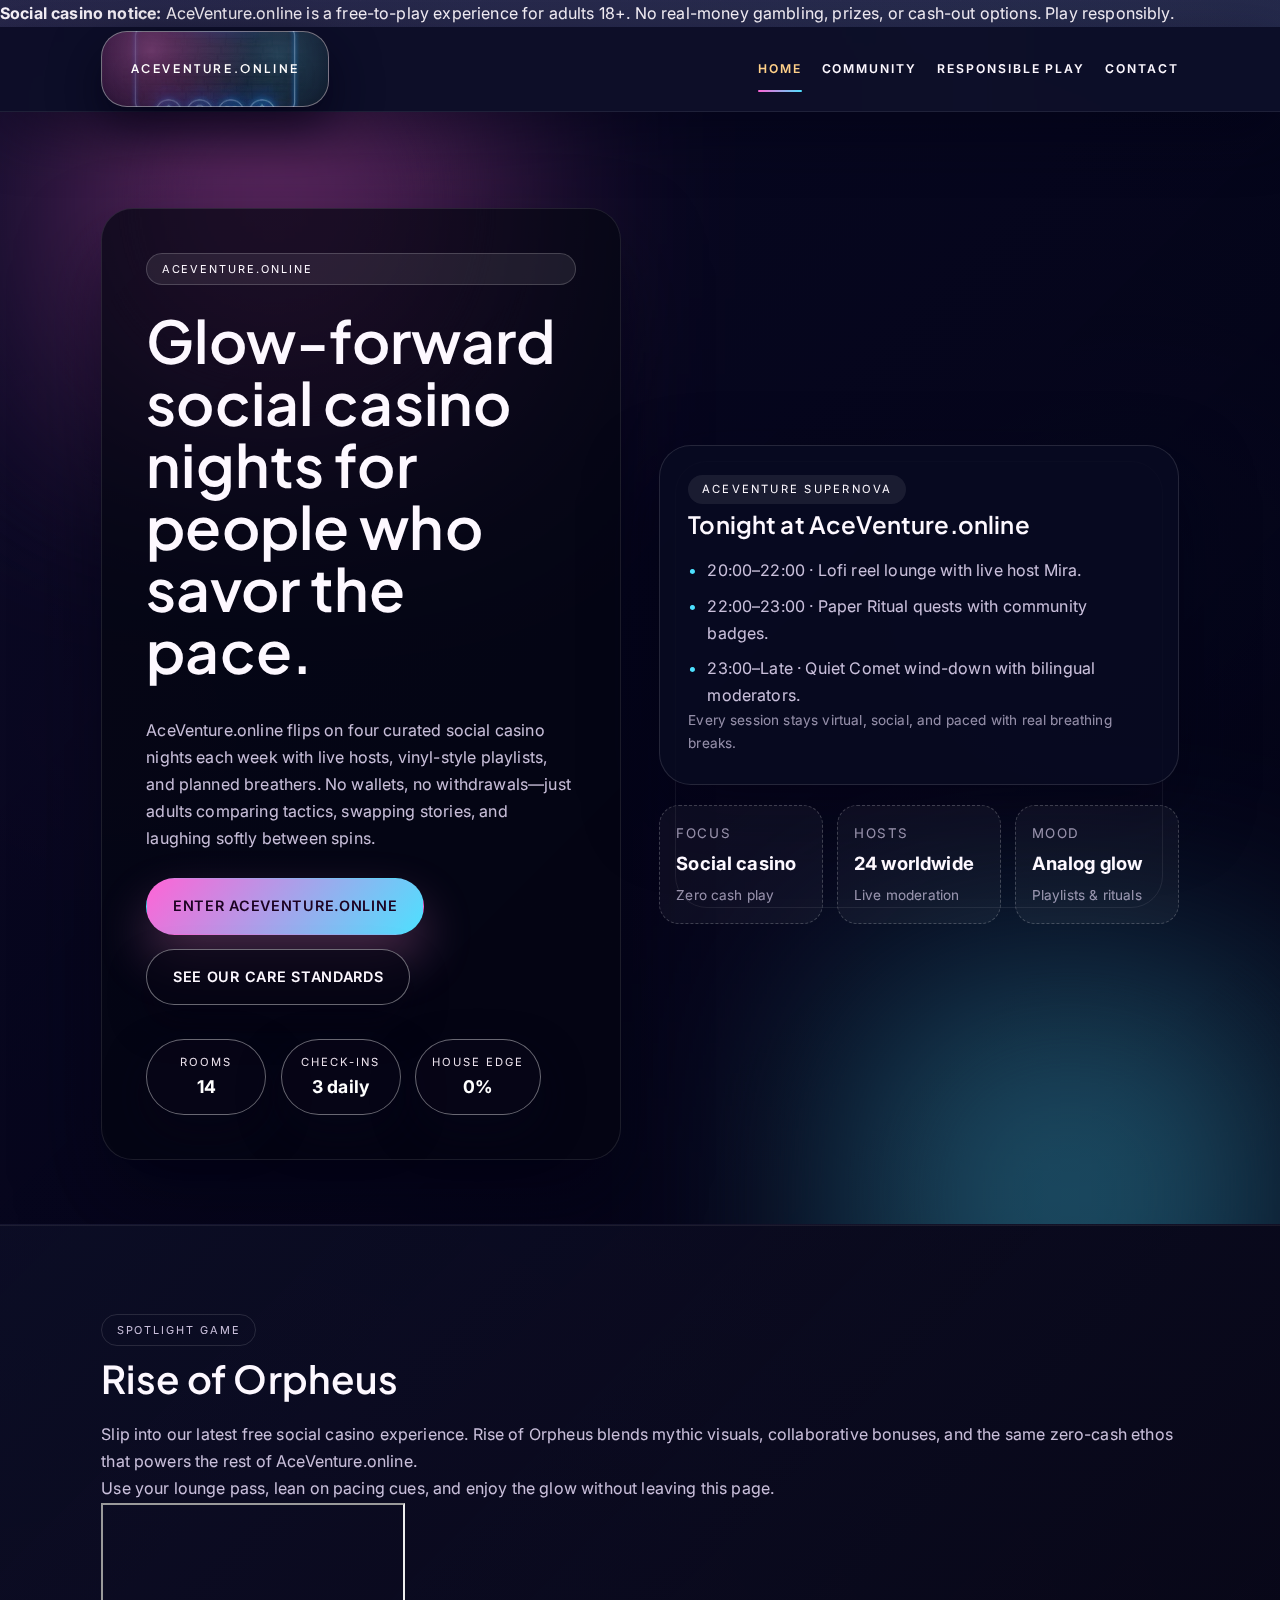
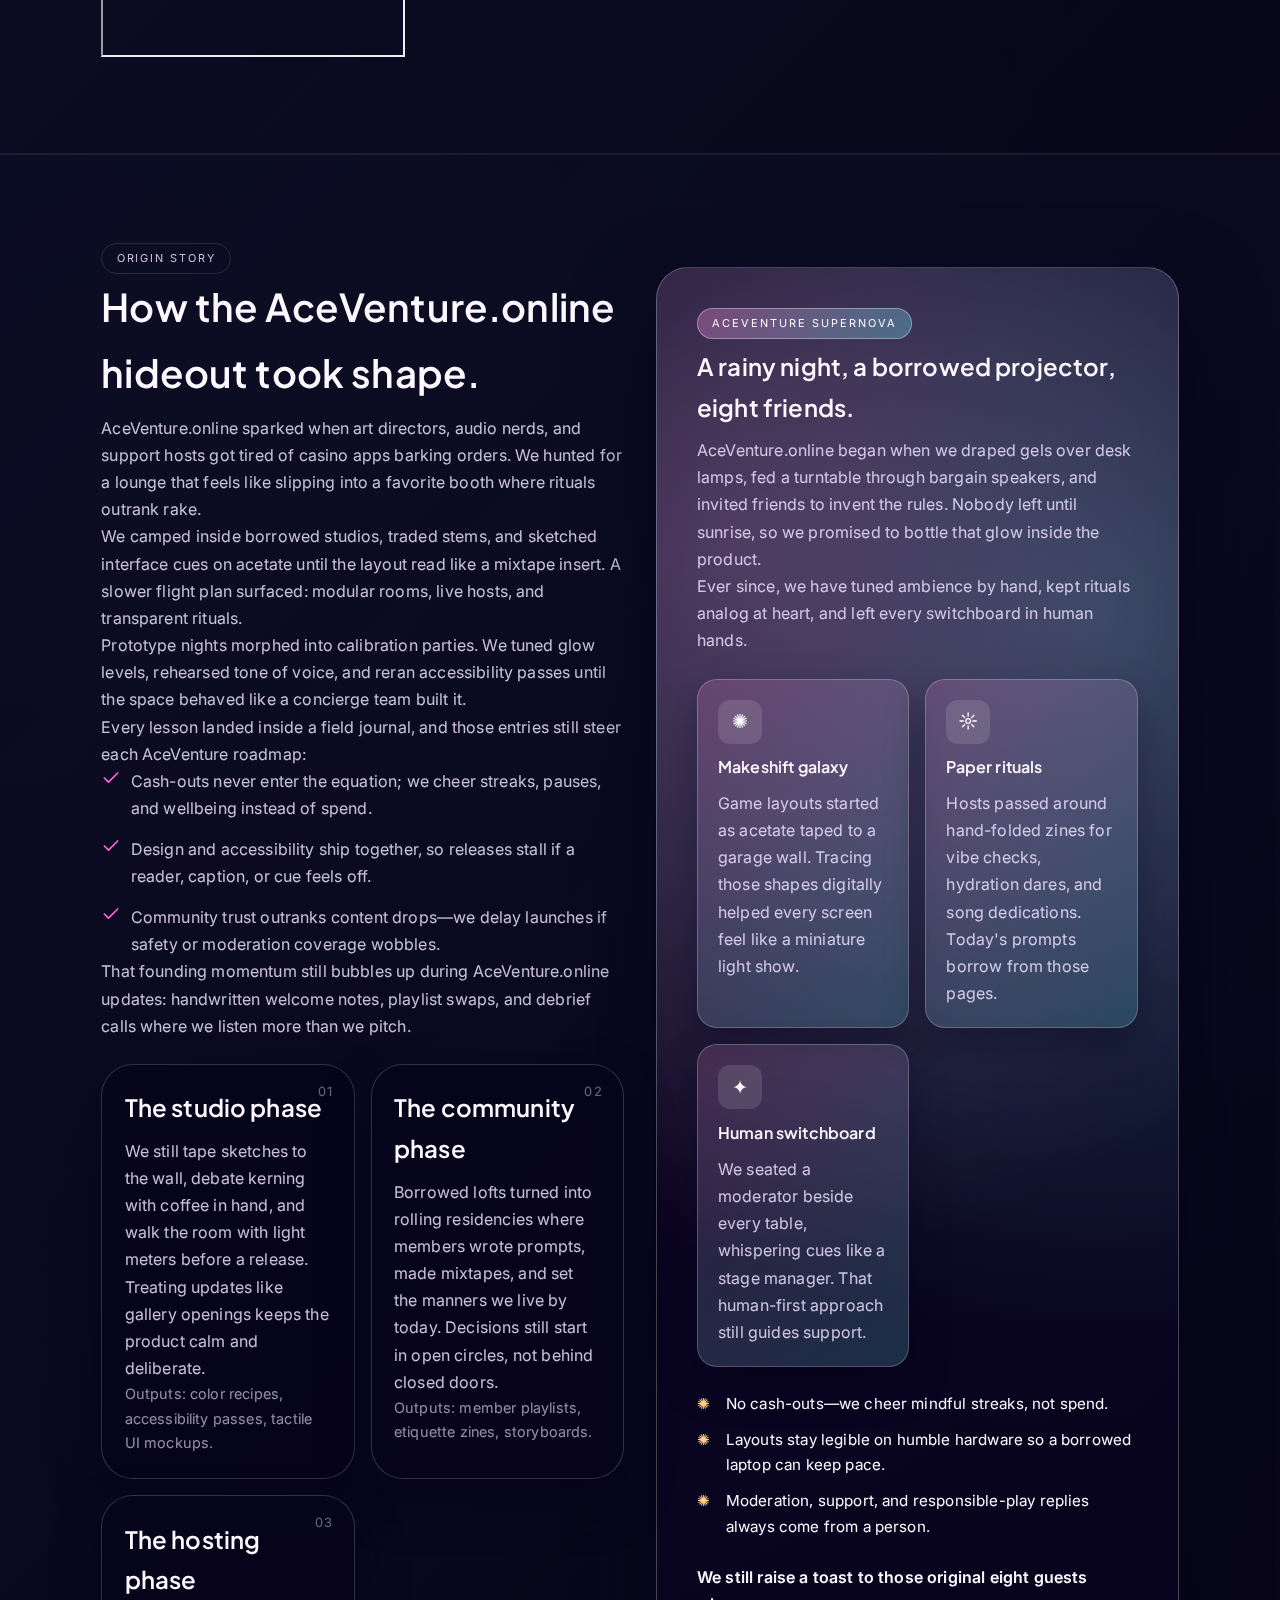
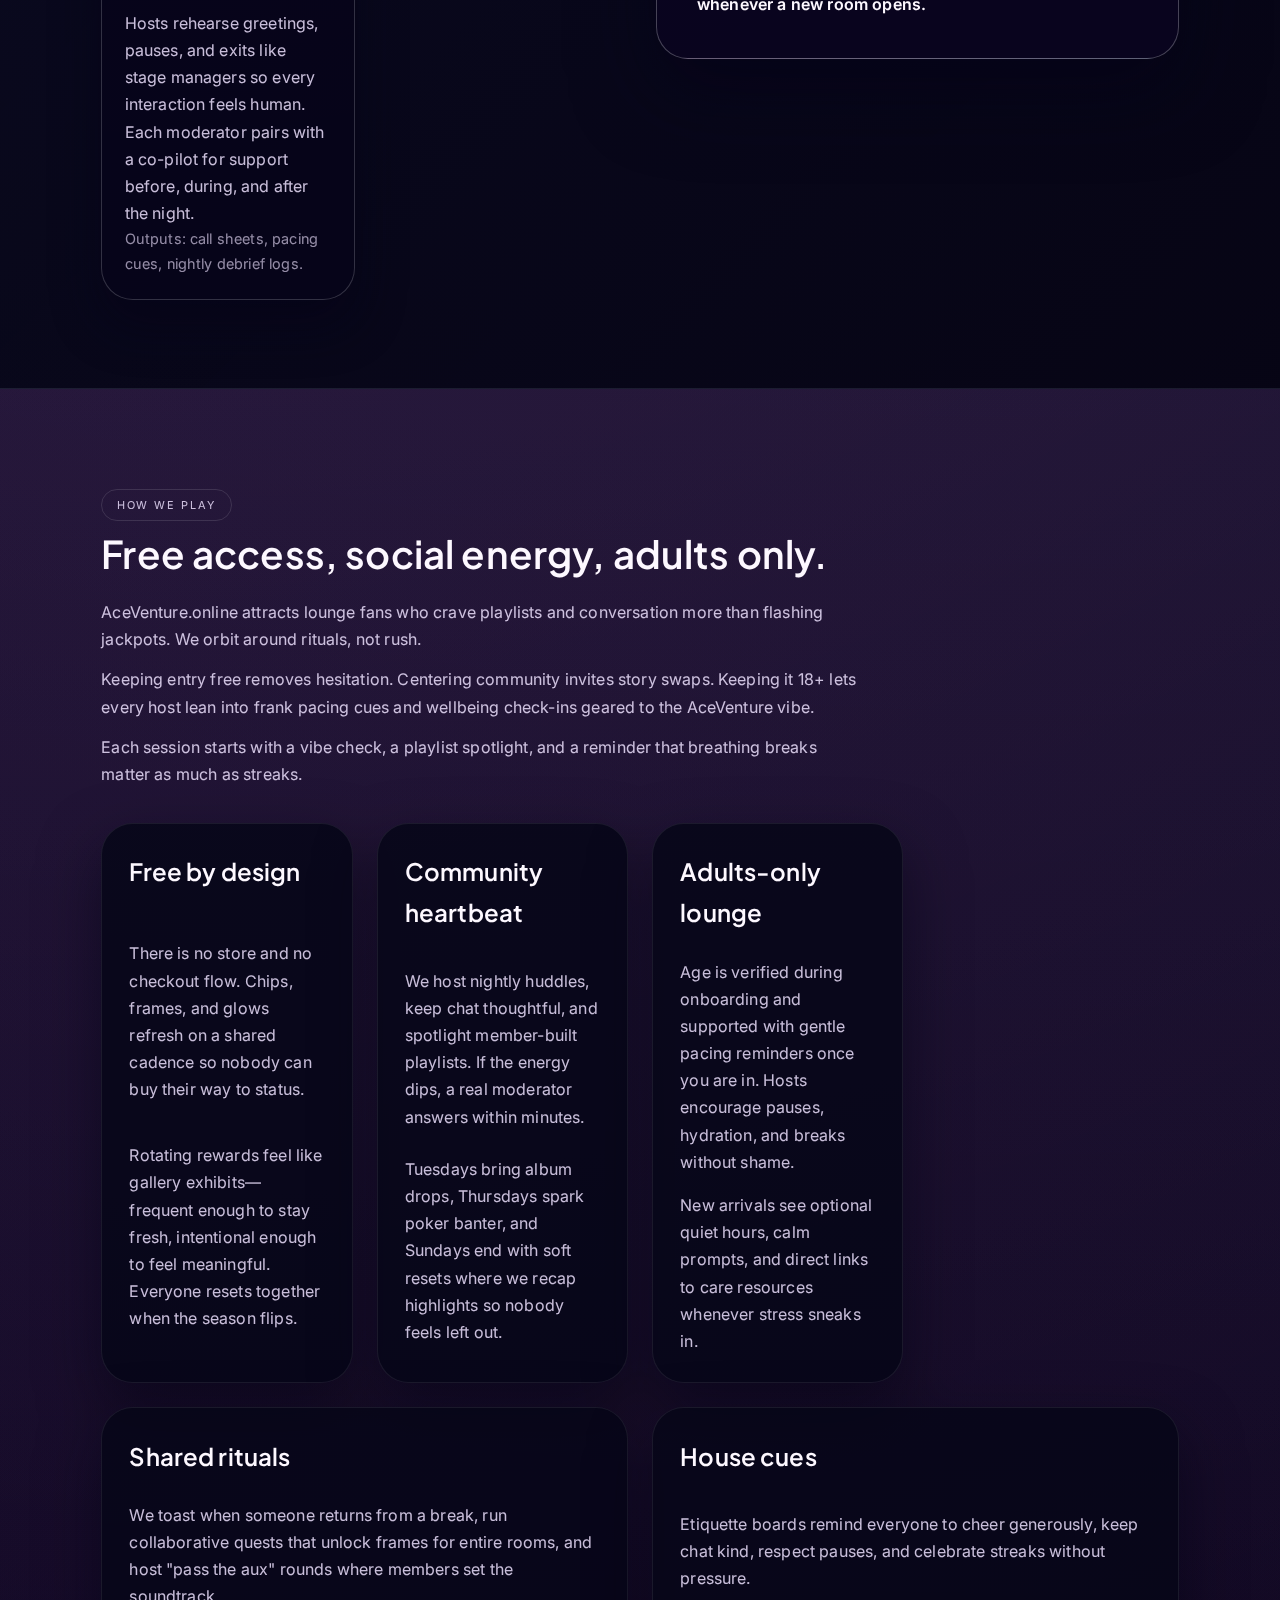
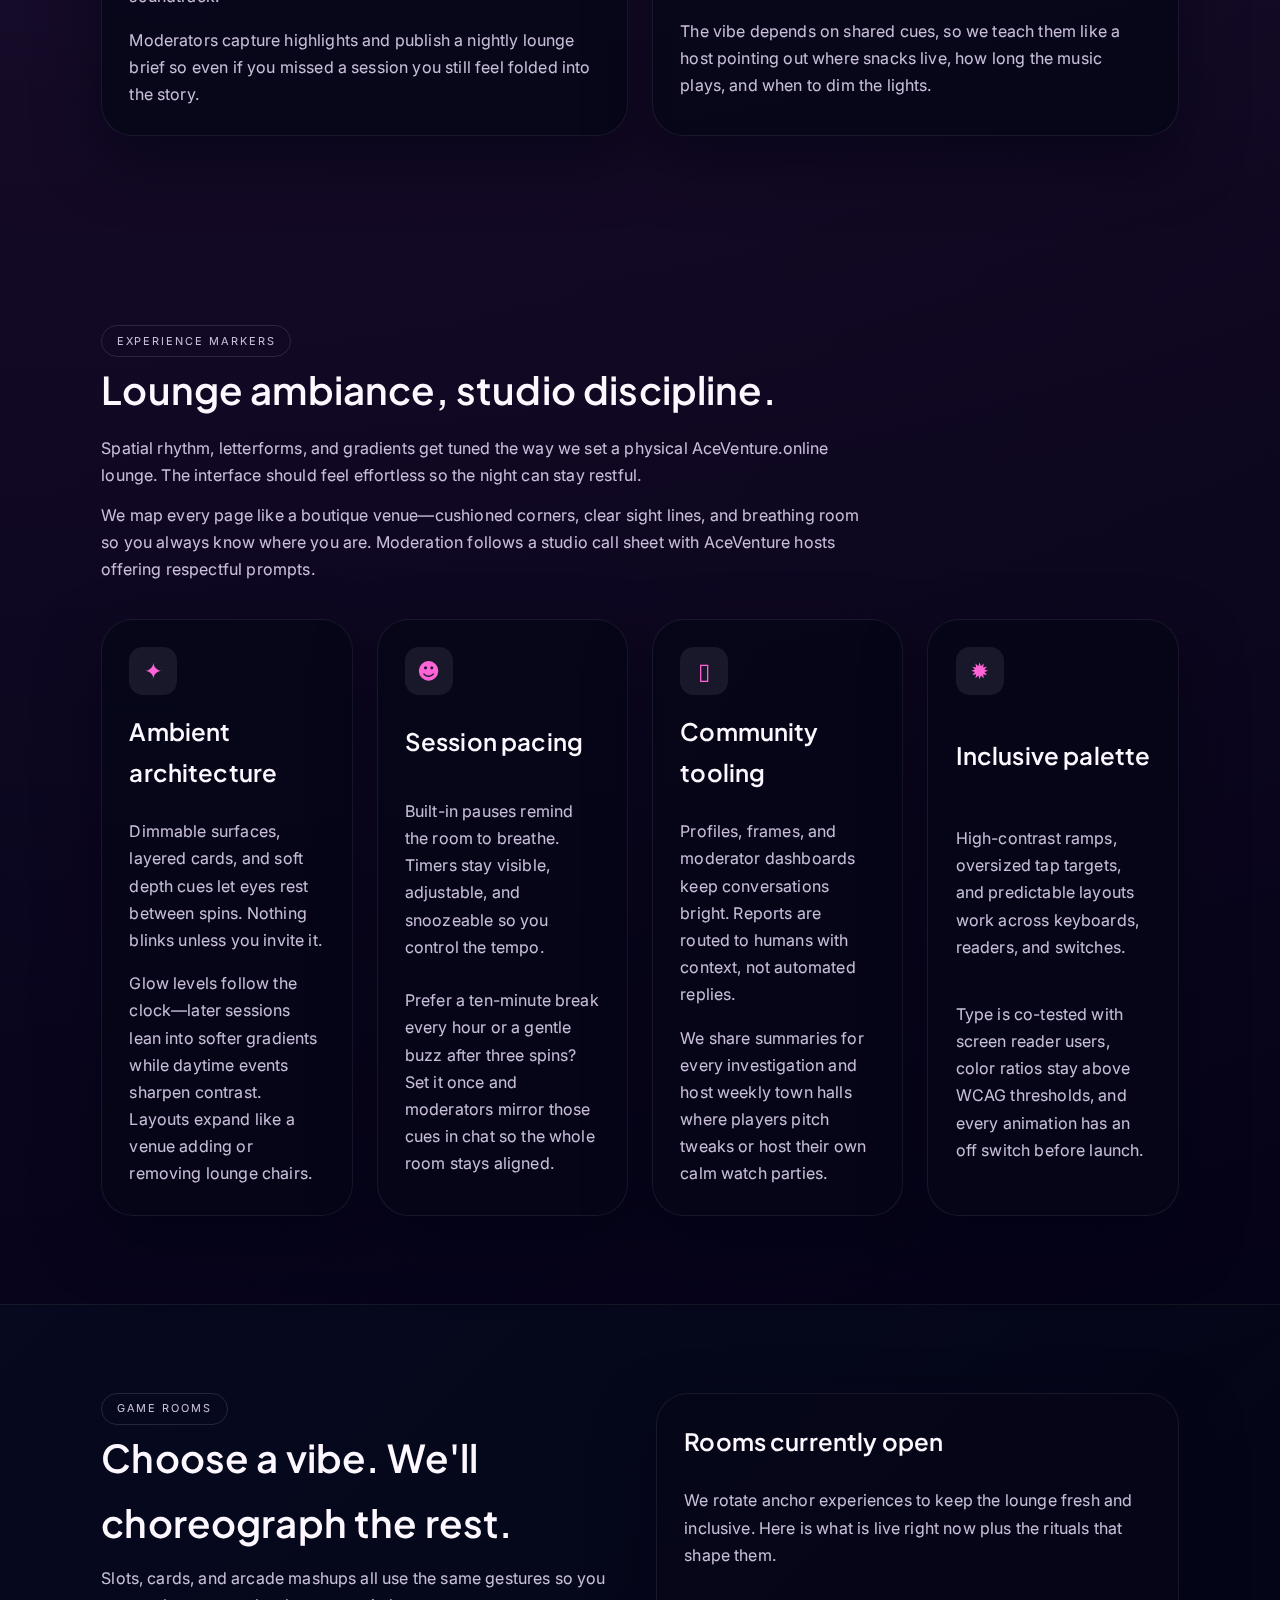
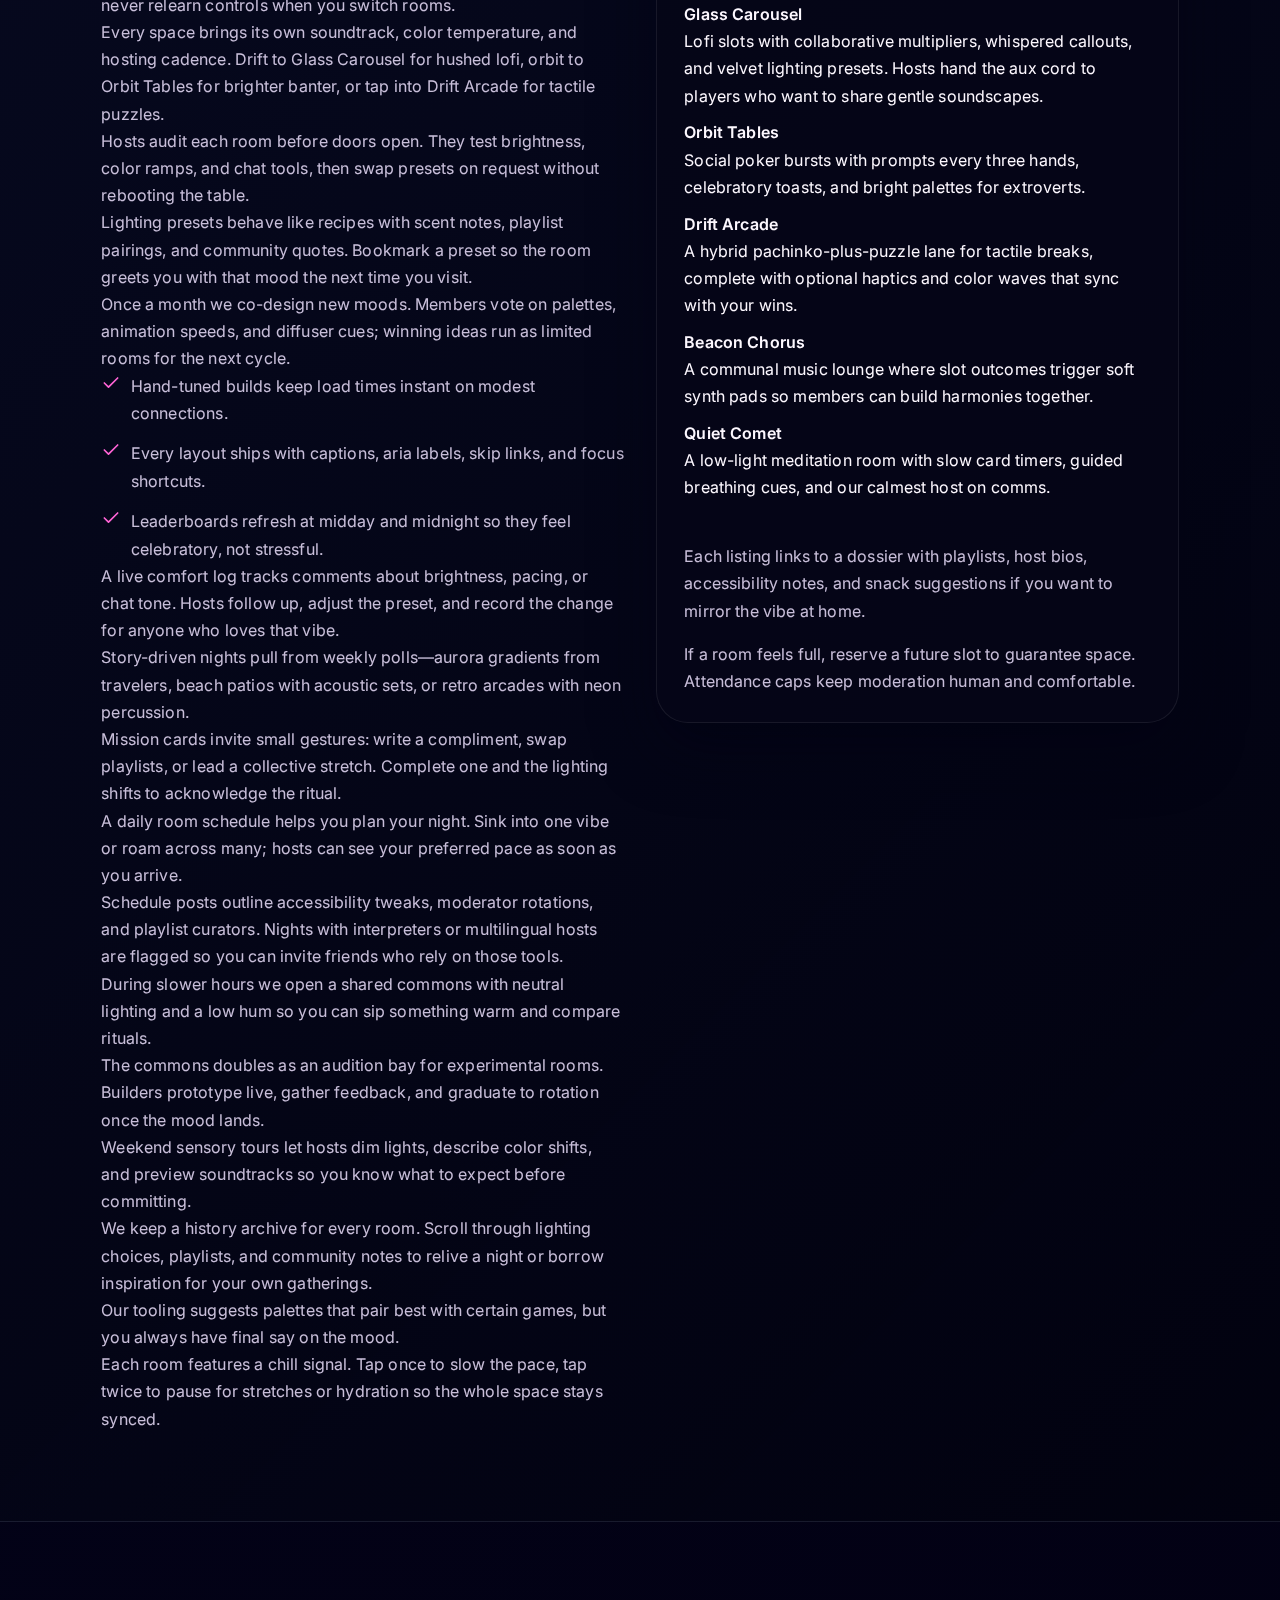
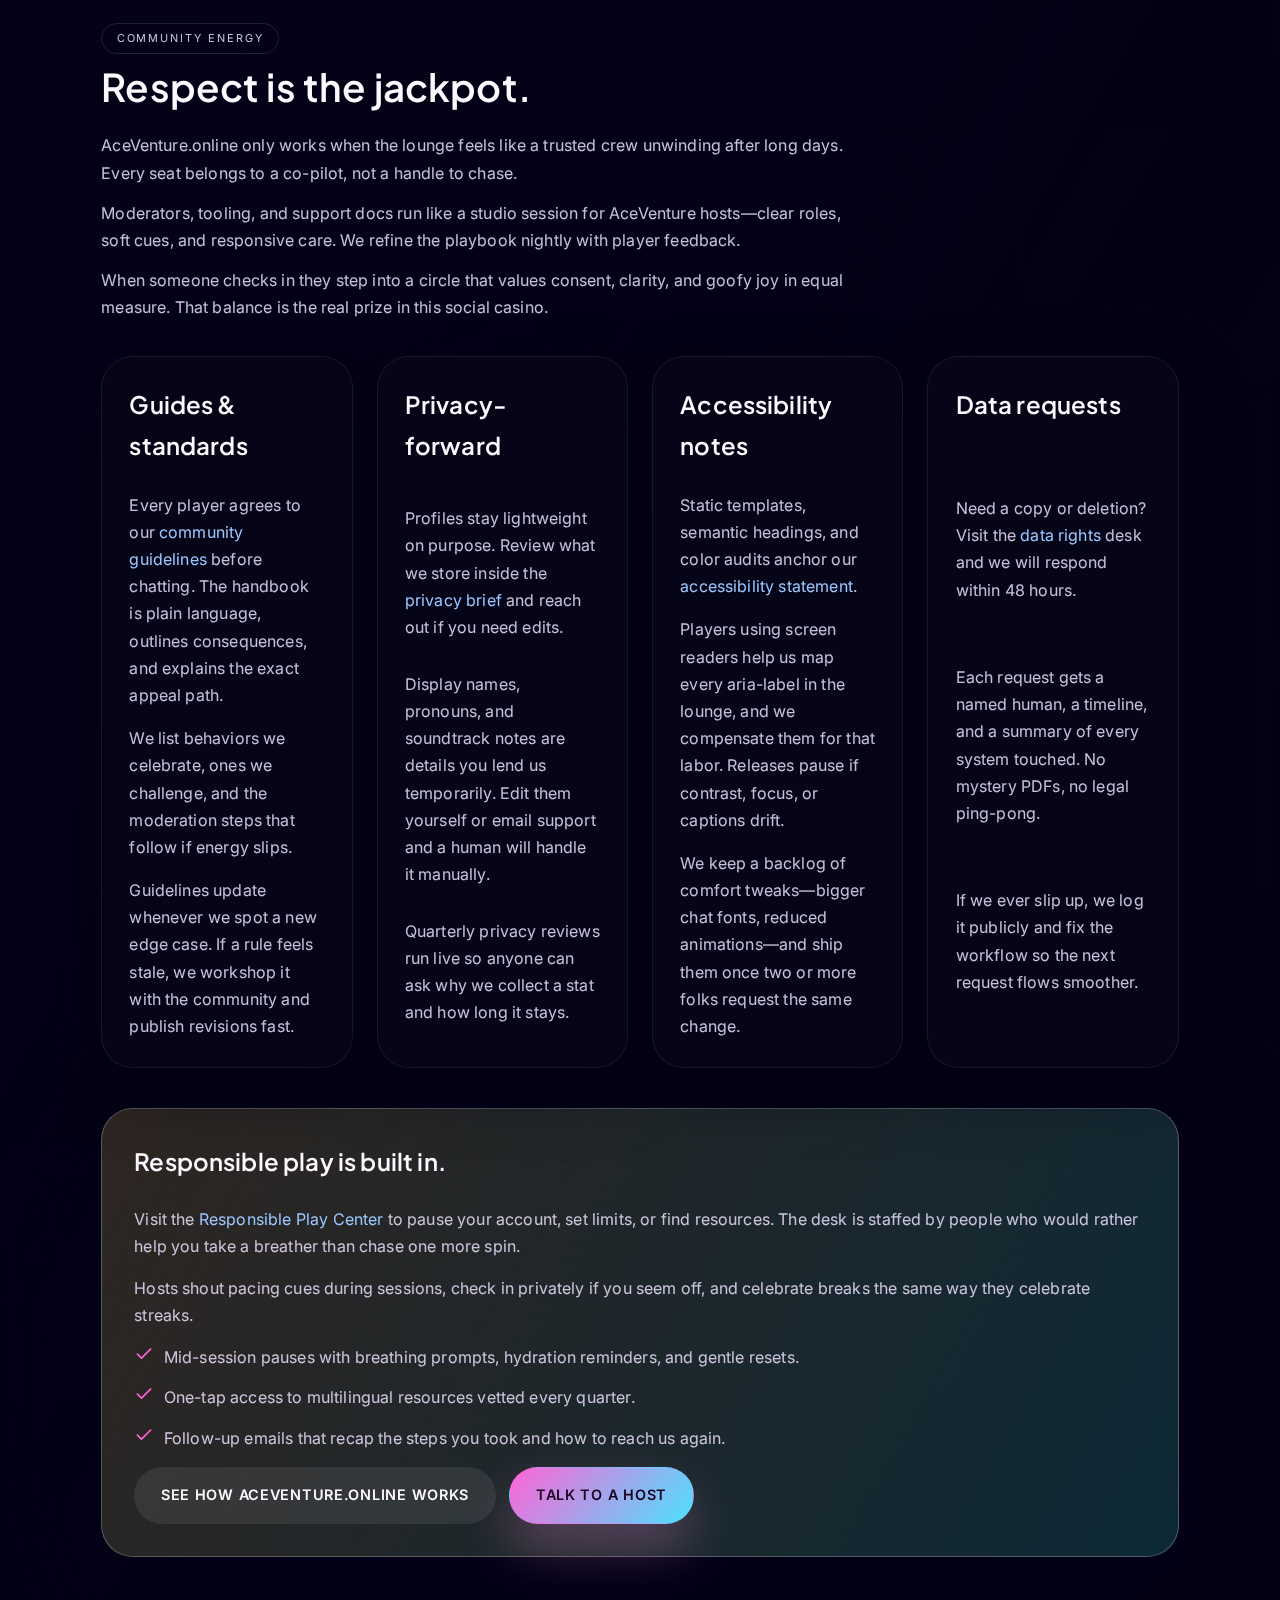
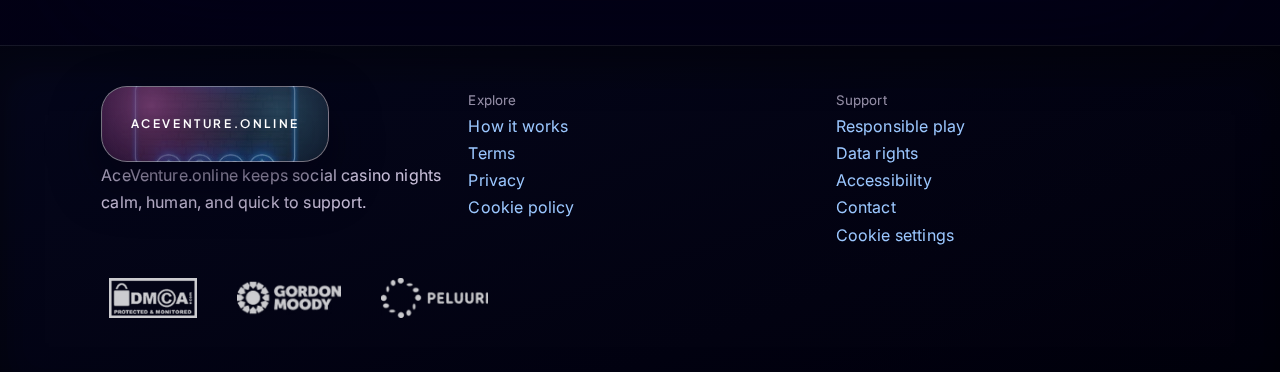
<file: index.html>
﻿<!doctype html>
<html lang="en">
<head>
  <meta charset="utf-8">
  <meta name="viewport" content="width=device-width, initial-scale=1">
  <meta http-equiv="Content-Language" content="en-US">
  <meta name="theme-color" content="#ff8dd9">
  <title>AceVenture.online | Immersive Social Casino Lounge</title>
  <meta name="description" content="AceVenture.online is a nightly social casino lounge with curated rooms, live hosts, and zero-cash rituals that keep play mindful, vibrant, and real.">
  <meta name="keywords" content="AceVenture.online, aceventure online, social casino, free casino lounge, mindful slots, community gaming, hosted rooms">
  <meta name="robots" content="index, follow">
  <meta property="og:site_name" content="AceVenture.online">
  <meta property="og:title" content="AceVenture.online | Immersive Social Casino Lounge">
  <meta property="og:description" content="Enter AceVenture.online for curated rooms, human hosts, nightly playlists, and responsibility-first rituals&mdash;never deposits or withdrawals.">
  <meta property="og:type" content="website">
  <meta property="og:url" content="https://aceventure.online/">
  <meta property="og:image:alt" content="AceVenture.online collage with magenta and cyan lighting">
  <meta name="twitter:card" content="summary_large_image">
  <meta name="twitter:title" content="AceVenture.online | Immersive Social Casino Lounge">
  <meta name="twitter:description" content="Social slots, cards, and playlists hosted by humans with zero cash play, live moderation, and built-in pauses.">
  <link rel="canonical" href="https://aceventure.online/">
  <link rel="alternate" href="https://aceventure.online/" hreflang="en">
  <link rel="alternate" href="https://aceventure.online/" hreflang="x-default">

  <link rel="icon" href="/favicon.ico" sizes="any">
  <link rel="stylesheet" href="/styles.css?v=3">
</head>
<body>
  <div class="compliance-banner" role="status">
    <strong>Social casino notice:</strong> AceVenture.online is a free-to-play experience for adults 18+. No real-money gambling, prizes, or cash-out options. Play responsibly.
  </div>
  <a class="skip-link" href="#main-content">Skip to main content</a>
  <header class="site-header">
    <div class="shell header__inner">
      <a class="brand" href="/" aria-label="AceVenture.online home">
                <div class='brand__logo' role='img' aria-label='AceVenture.online textured logo'>
          <span aria-hidden='true'>aceventure.online</span>
        </div>
      </a>

      <nav class="site-nav" aria-label="Primary">
        <a href="/" aria-current="page">Home</a>
        <a href="/community/">Community</a>
        <a href="/responsible-play/">Responsible Play</a>
        <a href="/contact/">Contact</a>
      </nav>
    </div>
  </header>

  <main id="main-content">
    <!-- Primary hero showcasing current AceVenture vibe -->
    <section class="hero hero--simple" id="overview">
      <div class="shell hero__simple">
        <div class="hero__intro">
          <p class="pill">AceVenture.online</p>
          <h1>Glow-forward social casino nights for people who savor the pace.</h1>
          <p>AceVenture.online flips on four curated social casino nights each week with live hosts, vinyl-style playlists, and planned breathers. No wallets, no withdrawals&mdash;just adults comparing tactics, swapping stories, and laughing softly between spins.</p>
          <div class="button-row">
            <a class="btn btn--primary" href="#experience">Enter AceVenture.online</a>
            <a class="btn btn--ghost" href="/responsible-play/">See our care standards</a>
          </div>
          <div class="hero__chips" aria-label="Quick stats">
            <div class="hero__chip">
              <small>Rooms</small>
              <strong>14</strong>
            </div>
            <div class="hero__chip">
              <small>Check-ins</small>
              <strong>3 daily</strong>
            </div>
            <div class="hero__chip">
              <small>House edge</small>
              <strong>0%</strong>
            </div>
          </div>
        </div>
        <div class="hero__media">
          <div class="hero__media-card">
            <span class="hero__media-tag">AceVenture supernova</span>
            <h3>Tonight at AceVenture.online</h3>
            <ul class="hero__media-list">
              <li>20:00–22:00 · Lofi reel lounge with live host Mira.</li>
              <li>22:00–23:00 · Paper Ritual quests with community badges.</li>
              <li>23:00–Late · Quiet Comet wind-down with bilingual moderators.</li>
            </ul>
            <p class="hero__media-note">Every session stays virtual, social, and paced with real breathing breaks.</p>
          </div>
          <div class="hero__media-stack">
            <div class="media-chip">
              <small>Focus</small>
              <strong>Social casino</strong>
              <span class="hero__media-note">Zero cash play</span>
            </div>
            <div class="media-chip">
              <small>Hosts</small>
              <strong>24 worldwide</strong>
              <span class="hero__media-note">Live moderation</span>
            </div>
            <div class="media-chip">
              <small>Mood</small>
              <strong>Analog glow</strong>
              <span class="hero__media-note">Playlists & rituals</span>
            </div>
          </div>
        </div>
      </div>
    </section>

    <section class="section section--contrast" id="featured-game">
      <div class="shell featured-game">
        <div class="featured-game__content">
          <p class="pill">Spotlight game</p>
          <h2>Rise of Orpheus</h2>
          <p>Slip into our latest free social casino experience. Rise of Orpheus blends mythic visuals, collaborative bonuses, and the same zero-cash ethos that powers the rest of AceVenture.online.</p>
          <p>Use your lounge pass, lean on pacing cues, and enjoy the glow without leaving this page.</p>
        </div>
        <div class="game-embed" aria-label="Embedded Rise of Orpheus gameplay">
          <iframe
            src="https://released.playngonetwork.com/casino/ContainerLauncher?pid=2&amp;gid=riseoforpheus&amp;lang=en_GB&amp;practice=1&amp;channel=desktop&amp;demo=2"
            title="Rise of Orpheus social casino game"
            class="game-frame"
            loading="lazy"
            referrerpolicy="no-referrer"
            sandbox="allow-scripts allow-same-origin allow-forms allow-pointer-lock">
          </iframe>
        </div>
      </div>
    </section>

    <section class="section section--contrast" id="origin">

      <div class="shell grid-split">

        <div>

          <p class="pill">Origin story</p>

          <h2>How the AceVenture.online hideout took shape.</h2>

          <p>AceVenture.online sparked when art directors, audio nerds, and support hosts got tired of casino apps barking orders. We hunted for a lounge that feels like slipping into a favorite booth where rituals outrank rake.</p>

          <p>We camped inside borrowed studios, traded stems, and sketched interface cues on acetate until the layout read like a mixtape insert. A slower flight plan surfaced: modular rooms, live hosts, and transparent rituals.</p>

          <p>Prototype nights morphed into calibration parties. We tuned glow levels, rehearsed tone of voice, and reran accessibility passes until the space behaved like a concierge team built it.</p>

          <p>Every lesson landed inside a field journal, and those entries still steer each AceVenture roadmap:</p>

          <ul class="checklist" aria-label="Founding promises">

            <li>

              <svg viewBox="0 0 24 24" fill="none" stroke="currentColor" stroke-width="2" stroke-linecap="round" stroke-linejoin="round"><polyline points="20 6 9 17 4 12"/></svg>

              <span>Cash-outs never enter the equation; we cheer streaks, pauses, and wellbeing instead of spend.</span>

            </li>

            <li>

              <svg viewBox="0 0 24 24" fill="none" stroke="currentColor" stroke-width="2" stroke-linecap="round" stroke-linejoin="round"><polyline points="20 6 9 17 4 12"/></svg>

              <span>Design and accessibility ship together, so releases stall if a reader, caption, or cue feels off.</span>

            </li>

            <li>

              <svg viewBox="0 0 24 24" fill="none" stroke="currentColor" stroke-width="2" stroke-linecap="round" stroke-linejoin="round"><polyline points="20 6 9 17 4 12"/></svg>

              <span>Community trust outranks content drops&mdash;we delay launches if safety or moderation coverage wobbles.</span>

            </li>

          </ul>

          <p>That founding momentum still bubbles up during AceVenture.online updates: handwritten welcome notes, playlist swaps, and debrief calls where we listen more than we pitch.</p>

          <div class="phase-grid" aria-label="Build phases">

            <article class="phase-card">
              <span class="phase-card__accent">01</span>
              <h3>The studio phase</h3>
              <p>We still tape sketches to the wall, debate kerning with coffee in hand, and walk the room with light meters before a release. Treating updates like gallery openings keeps the product calm and deliberate.</p>
              <p class="phase-note">Outputs: color recipes, accessibility passes, tactile UI mockups.</p>
            </article>

            <article class="phase-card">
              <span class="phase-card__accent">02</span>
              <h3>The community phase</h3>
              <p>Borrowed lofts turned into rolling residencies where members wrote prompts, made mixtapes, and set the manners we live by today. Decisions still start in open circles, not behind closed doors.</p>
              <p class="phase-note">Outputs: member playlists, etiquette zines, storyboards.</p>
            </article>

            <article class="phase-card">
              <span class="phase-card__accent">03</span>
              <h3>The hosting phase</h3>
              <p>Hosts rehearse greetings, pauses, and exits like stage managers so every interaction feels human. Each moderator pairs with a co-pilot for support before, during, and after the night.</p>
              <p class="phase-note">Outputs: call sheets, pacing cues, nightly debrief logs.</p>
            </article>

          </div>

        </div>

        <div class="spark-panel" aria-labelledby="spark-title">

          <div class="spark-panel__header">
            <p class="pill pill--glow">AceVenture supernova</p>
            <h3 id="spark-title">A rainy night, a borrowed projector, eight friends.</h3>
            <p>AceVenture.online began when we draped gels over desk lamps, fed a turntable through bargain speakers, and invited friends to invent the rules. Nobody left until sunrise, so we promised to bottle that glow inside the product.</p>
            <p>Ever since, we have tuned ambience by hand, kept rituals analog at heart, and left every switchboard in human hands.</p>
          </div>

          <div class="spark-panel__grid">
            <article class="spark-card">
              <span class="spark-card__icon" aria-hidden="true">✺</span>
              <h4>Makeshift galaxy</h4>
              <p>Game layouts started as acetate taped to a garage wall. Tracing those shapes digitally helped every screen feel like a miniature light show.</p>
            </article>
            <article class="spark-card">
              <span class="spark-card__icon" aria-hidden="true">☼</span>
              <h4>Paper rituals</h4>
              <p>Hosts passed around hand-folded zines for vibe checks, hydration dares, and song dedications. Today's prompts borrow from those pages.</p>
            </article>
            <article class="spark-card">
              <span class="spark-card__icon" aria-hidden="true">✦</span>
              <h4>Human switchboard</h4>
              <p>We seated a moderator beside every table, whispering cues like a stage manager. That human-first approach still guides support.</p>
            </article>
          </div>

          <ul class="spark-list" aria-label="Principles that still guide us">
            <li>No cash-outs&mdash;we cheer mindful streaks, not spend.</li>
            <li>Layouts stay legible on humble hardware so a borrowed laptop can keep pace.</li>
            <li>Moderation, support, and responsible-play replies always come from a person.</li>
          </ul>

          <p class="spark-panel__footer">We still raise a toast to those original eight guests whenever a new room opens.</p>

        </div>

      </div>

    </section>

    <section class="section" id="how-we-play">

      <div class="shell">

        <div class="section__header">

          <p class="pill">How we play</p>

          <h2>Free access, social energy, adults only.</h2>

          <p>AceVenture.online attracts lounge fans who crave playlists and conversation more than flashing jackpots. We orbit around rituals, not rush.</p>

          <p>Keeping entry free removes hesitation. Centering community invites story swaps. Keeping it 18+ lets every host lean into frank pacing cues and wellbeing check-ins geared to the AceVenture vibe.</p>

          <p>Each session starts with a vibe check, a playlist spotlight, and a reminder that breathing breaks matter as much as streaks.</p>

        </div>

        <div class="content-grid">

          <article class="content-card">

            <h3>Free by design</h3>

            <p>There is no store and no checkout flow. Chips, frames, and glows refresh on a shared cadence so nobody can buy their way to status.</p>

            <p>Rotating rewards feel like gallery exhibits&mdash;frequent enough to stay fresh, intentional enough to feel meaningful. Everyone resets together when the season flips.</p>

          </article>

          <article class="content-card">

            <h3>Community heartbeat</h3>

            <p>We host nightly huddles, keep chat thoughtful, and spotlight member-built playlists. If the energy dips, a real moderator answers within minutes.</p>

            <p>Tuesdays bring album drops, Thursdays spark poker banter, and Sundays end with soft resets where we recap highlights so nobody feels left out.</p>

          </article>

          <article class="content-card">

            <h3>Adults-only lounge</h3>

            <p>Age is verified during onboarding and supported with gentle pacing reminders once you are in. Hosts encourage pauses, hydration, and breaks without shame.</p>

            <p>New arrivals see optional quiet hours, calm prompts, and direct links to care resources whenever stress sneaks in.</p>

          </article>

          <article class="content-card content-card--wide">

            <h3>Shared rituals</h3>

            <p>We toast when someone returns from a break, run collaborative quests that unlock frames for entire rooms, and host "pass the aux" rounds where members set the soundtrack.</p>

            <p>Moderators capture highlights and publish a nightly lounge brief so even if you missed a session you still feel folded into the story.</p>

          </article>

          <article class="content-card content-card--wide">

            <h3>House cues</h3>

            <p>Etiquette boards remind everyone to cheer generously, keep chat kind, respect pauses, and celebrate streaks without pressure.</p>

            <p>The vibe depends on shared cues, so we teach them like a host pointing out where snacks live, how long the music plays, and when to dim the lights.</p>

          </article>

        </div>

      </div>

    </section>

    <section class="section" id="experience">

      <div class="shell">

        <div class="section__header">

          <p class="pill">Experience markers</p>

          <h2>Lounge ambiance, studio discipline.</h2>

          <p>Spatial rhythm, letterforms, and gradients get tuned the way we set a physical AceVenture.online lounge. The interface should feel effortless so the night can stay restful.</p>

          <p>We map every page like a boutique venue&mdash;cushioned corners, clear sight lines, and breathing room so you always know where you are. Moderation follows a studio call sheet with AceVenture hosts offering respectful prompts.</p>

        </div>

        <div class="feature-grid">

          <article class="feature-card">

            <div class="feature-card__icon" aria-hidden="true">&#10022;</div>

            <h3>Ambient architecture</h3>

            <p>Dimmable surfaces, layered cards, and soft depth cues let eyes rest between spins. Nothing blinks unless you invite it.</p>

            <p>Glow levels follow the clock&mdash;later sessions lean into softer gradients while daytime events sharpen contrast. Layouts expand like a venue adding or removing lounge chairs.</p>

          </article>

          <article class="feature-card">

            <div class="feature-card__icon" aria-hidden="true">&#9787;</div>

            <h3>Session pacing</h3>

            <p>Built-in pauses remind the room to breathe. Timers stay visible, adjustable, and snoozeable so you control the tempo.</p>

            <p>Prefer a ten-minute break every hour or a gentle buzz after three spins? Set it once and moderators mirror those cues in chat so the whole room stays aligned.</p>

          </article>

          <article class="feature-card">

            <div class="feature-card__icon" aria-hidden="true">&#9647;</div>

            <h3>Community tooling</h3>

            <p>Profiles, frames, and moderator dashboards keep conversations bright. Reports are routed to humans with context, not automated replies.</p>

            <p>We share summaries for every investigation and host weekly town halls where players pitch tweaks or host their own calm watch parties.</p>

          </article>

          <article class="feature-card">

            <div class="feature-card__icon" aria-hidden="true">&#10041;</div>

            <h3>Inclusive palette</h3>

            <p>High-contrast ramps, oversized tap targets, and predictable layouts work across keyboards, readers, and switches.</p>

            <p>Type is co-tested with screen reader users, color ratios stay above WCAG thresholds, and every animation has an off switch before launch.</p>

          </article>

        </div>

      </div>

    </section>

    <section class="section section--contrast" id="rooms">

      <div class="shell grid-split">

        <div>

          <p class="pill">Game rooms</p>

          <h2>Choose a vibe. We'll choreograph the rest.</h2>

          <p>Slots, cards, and arcade mashups all use the same gestures so you never relearn controls when you switch rooms.</p>

          <p>Every space brings its own soundtrack, color temperature, and hosting cadence. Drift to Glass Carousel for hushed lofi, orbit to Orbit Tables for brighter banter, or tap into Drift Arcade for tactile puzzles.</p>

          <p>Hosts audit each room before doors open. They test brightness, color ramps, and chat tools, then swap presets on request without rebooting the table.</p>

          <p>Lighting presets behave like recipes with scent notes, playlist pairings, and community quotes. Bookmark a preset so the room greets you with that mood the next time you visit.</p>

          <p>Once a month we co-design new moods. Members vote on palettes, animation speeds, and diffuser cues; winning ideas run as limited rooms for the next cycle.</p>

          <ul class="checklist" aria-label="Room promises">

            <li>

              <svg viewBox="0 0 24 24" fill="none" stroke="currentColor" stroke-width="2" stroke-linecap="round" stroke-linejoin="round"><polyline points="20 6 9 17 4 12"/></svg>

              <span>Hand-tuned builds keep load times instant on modest connections.</span>

            </li>

            <li>

              <svg viewBox="0 0 24 24" fill="none" stroke="currentColor" stroke-width="2" stroke-linecap="round" stroke-linejoin="round"><polyline points="20 6 9 17 4 12"/></svg>

              <span>Every layout ships with captions, aria labels, skip links, and focus shortcuts.</span>

            </li>

            <li>

              <svg viewBox="0 0 24 24" fill="none" stroke="currentColor" stroke-width="2" stroke-linecap="round" stroke-linejoin="round"><polyline points="20 6 9 17 4 12"/></svg>

              <span>Leaderboards refresh at midday and midnight so they feel celebratory, not stressful.</span>

            </li>

          </ul>

          <p>A live comfort log tracks comments about brightness, pacing, or chat tone. Hosts follow up, adjust the preset, and record the change for anyone who loves that vibe.</p>

          <p>Story-driven nights pull from weekly polls&mdash;aurora gradients from travelers, beach patios with acoustic sets, or retro arcades with neon percussion.</p>

          <p>Mission cards invite small gestures: write a compliment, swap playlists, or lead a collective stretch. Complete one and the lighting shifts to acknowledge the ritual.</p>

          <p>A daily room schedule helps you plan your night. Sink into one vibe or roam across many; hosts can see your preferred pace as soon as you arrive.</p>

          <p>Schedule posts outline accessibility tweaks, moderator rotations, and playlist curators. Nights with interpreters or multilingual hosts are flagged so you can invite friends who rely on those tools.</p>

          <p>During slower hours we open a shared commons with neutral lighting and a low hum so you can sip something warm and compare rituals.</p>

          <p>The commons doubles as an audition bay for experimental rooms. Builders prototype live, gather feedback, and graduate to rotation once the mood lands.</p>

          <p>Weekend sensory tours let hosts dim lights, describe color shifts, and preview soundtracks so you know what to expect before committing.</p>

          <p>We keep a history archive for every room. Scroll through lighting choices, playlists, and community notes to relive a night or borrow inspiration for your own gatherings.</p>

          <p>Our tooling suggests palettes that pair best with certain games, but you always have final say on the mood.</p>

          <p>Each room features a chill signal. Tap once to slow the pace, tap twice to pause for stretches or hydration so the whole space stays synced.</p>

        </div>

        <div class="feature-card">

          <h3>Rooms currently open</h3>

          <p>We rotate anchor experiences to keep the lounge fresh and inclusive. Here is what is live right now plus the rituals that shape them.</p>

          <dl>

            <dt>Glass Carousel</dt>

            <dd>Lofi slots with collaborative multipliers, whispered callouts, and velvet lighting presets. Hosts hand the aux cord to players who want to share gentle soundscapes.</dd>

            <dt>Orbit Tables</dt>

            <dd>Social poker bursts with prompts every three hands, celebratory toasts, and bright palettes for extroverts.</dd>

            <dt>Drift Arcade</dt>

            <dd>A hybrid pachinko-plus-puzzle lane for tactile breaks, complete with optional haptics and color waves that sync with your wins.</dd>

            <dt>Beacon Chorus</dt>

            <dd>A communal music lounge where slot outcomes trigger soft synth pads so members can build harmonies together.</dd>

            <dt>Quiet Comet</dt>

            <dd>A low-light meditation room with slow card timers, guided breathing cues, and our calmest host on comms.</dd>

          </dl>

          <p>Each listing links to a dossier with playlists, host bios, accessibility notes, and snack suggestions if you want to mirror the vibe at home.</p>

          <p>If a room feels full, reserve a future slot to guarantee space. Attendance caps keep moderation human and comfortable.</p>

        </div>

      </div>

    </section>

    <section class="section" id="community">

      <div class="shell">

        <div class="section__header">

          <p class="pill">Community energy</p>

          <h2>Respect is the jackpot.</h2>

          <p>AceVenture.online only works when the lounge feels like a trusted crew unwinding after long days. Every seat belongs to a co-pilot, not a handle to chase.</p>

          <p>Moderators, tooling, and support docs run like a studio session for AceVenture hosts&mdash;clear roles, soft cues, and responsive care. We refine the playbook nightly with player feedback.</p>

          <p>When someone checks in they step into a circle that values consent, clarity, and goofy joy in equal measure. That balance is the real prize in this social casino.</p>

        </div>

        <div class="support-grid">

          <article class="support-card">

            <h3>Guides & standards</h3>

            <p>Every player agrees to our <a href="/community-guidelines/">community guidelines</a> before chatting. The handbook is plain language, outlines consequences, and explains the exact appeal path.</p>

            <p>We list behaviors we celebrate, ones we challenge, and the moderation steps that follow if energy slips.</p>

            <p>Guidelines update whenever we spot a new edge case. If a rule feels stale, we workshop it with the community and publish revisions fast.</p>

          </article>

          <article class="support-card">

            <h3>Privacy-forward</h3>

            <p>Profiles stay lightweight on purpose. Review what we store inside the <a href="/privacy/">privacy brief</a> and reach out if you need edits.</p>

            <p>Display names, pronouns, and soundtrack notes are details you lend us temporarily. Edit them yourself or email support and a human will handle it manually.</p>

            <p>Quarterly privacy reviews run live so anyone can ask why we collect a stat and how long it stays.</p>

          </article>

          <article class="support-card">

            <h3>Accessibility notes</h3>

            <p>Static templates, semantic headings, and color audits anchor our <a href="/accessibility/">accessibility statement</a>.</p>

            <p>Players using screen readers help us map every aria-label in the lounge, and we compensate them for that labor. Releases pause if contrast, focus, or captions drift.</p>

            <p>We keep a backlog of comfort tweaks&mdash;bigger chat fonts, reduced animations&mdash;and ship them once two or more folks request the same change.</p>

          </article>

          <article class="support-card">

            <h3>Data requests</h3>

            <p>Need a copy or deletion? Visit the <a href="/data-rights/">data rights</a> desk and we will respond within 48 hours.</p>

            <p>Each request gets a named human, a timeline, and a summary of every system touched. No mystery PDFs, no legal ping-pong.</p>

            <p>If we ever slip up, we log it publicly and fix the workflow so the next request flows smoother.</p>

          </article>

        </div>

        <div class="callout" style="margin-top:2.5rem;">

          <h3>Responsible play is built in.</h3>

          <p>Visit the <a href="/responsible-play/">Responsible Play Center</a> to pause your account, set limits, or find resources. The desk is staffed by people who would rather help you take a breather than chase one more spin.</p>

          <p>Hosts shout pacing cues during sessions, check in privately if you seem off, and celebrate breaks the same way they celebrate streaks.</p>

          <ul class="checklist" aria-label="Responsible play rituals">

            <li>

              <svg viewBox="0 0 24 24" fill="none" stroke="currentColor" stroke-width="2" stroke-linecap="round" stroke-linejoin="round"><polyline points="20 6 9 17 4 12"/></svg>

              <span>Mid-session pauses with breathing prompts, hydration reminders, and gentle resets.</span>

            </li>

            <li>

              <svg viewBox="0 0 24 24" fill="none" stroke="currentColor" stroke-width="2" stroke-linecap="round" stroke-linejoin="round"><polyline points="20 6 9 17 4 12"/></svg>

              <span>One-tap access to multilingual resources vetted every quarter.</span>

            </li>

            <li>

              <svg viewBox="0 0 24 24" fill="none" stroke="currentColor" stroke-width="2" stroke-linecap="round" stroke-linejoin="round"><polyline points="20 6 9 17 4 12"/></svg>

              <span>Follow-up emails that recap the steps you took and how to reach us again.</span>

            </li>

          </ul>

          <div class="button-row">

            <a class="btn btn--soft" href="/how-it-works/">See how AceVenture.online works</a>

            <a class="btn btn--primary" href="/contact/">Talk to a host</a>

          </div>

        </div>

      </div>

    </section>



  </main>  </main>

  <footer class="footer">
    <div class="shell footer__grid">
      <div>
        <a class="brand" href="/" aria-label="AceVenture.online home">
                  <div class='brand__logo' role='img' aria-label='AceVenture.online textured logo'>
          <span aria-hidden='true'>aceventure.online</span>
        </div>
        </a>
        <p>AceVenture.online keeps social casino nights calm, human, and quick to support.</p>
      </div>
      <div>
        <small>Explore</small>
        <p><a href="/how-it-works/">How it works</a><br>
        <a href="/terms/">Terms</a><br>
        <a href="/privacy/">Privacy</a><br>
        <a href="/cookie-policy/">Cookie policy</a></p>
      </div>
      <div>
        <small>Support</small>
        <p><a href="/responsible-play/">Responsible play</a><br>
        <a href="/data-rights/">Data rights</a><br>
        <a href="/accessibility/">Accessibility</a><br>
        <a href="/contact/">Contact</a><br>
        <a href="/cookie-settings/">Cookie settings</a></p>
      </div>
    </div>
    <div class="shell footer__logos" aria-label="Safety and support partners">
      <a href="https://www.dmca.com/" target="_blank" rel="noopener nofollow">
        <img src="/public/images/footerimages/dmcaprotectionlogo.webp" alt="DMCA.com protection status">
      </a>
      <a href="https://www.gordonmoody.org.uk/" target="_blank" rel="noopener nofollow">
        <img src="/public/images/footerimages/gordonmoodywhitelogo.webp" alt="Gordon Moody charity">
      </a>
      <a href="https://peluuri.fi/en/" target="_blank" rel="noopener nofollow">
        <img src="/public/images/footerimages/peluurifoot.webp" alt="Peluuri helpline">
      </a>
    </div>
  </footer>
</body>
</html>
</file>
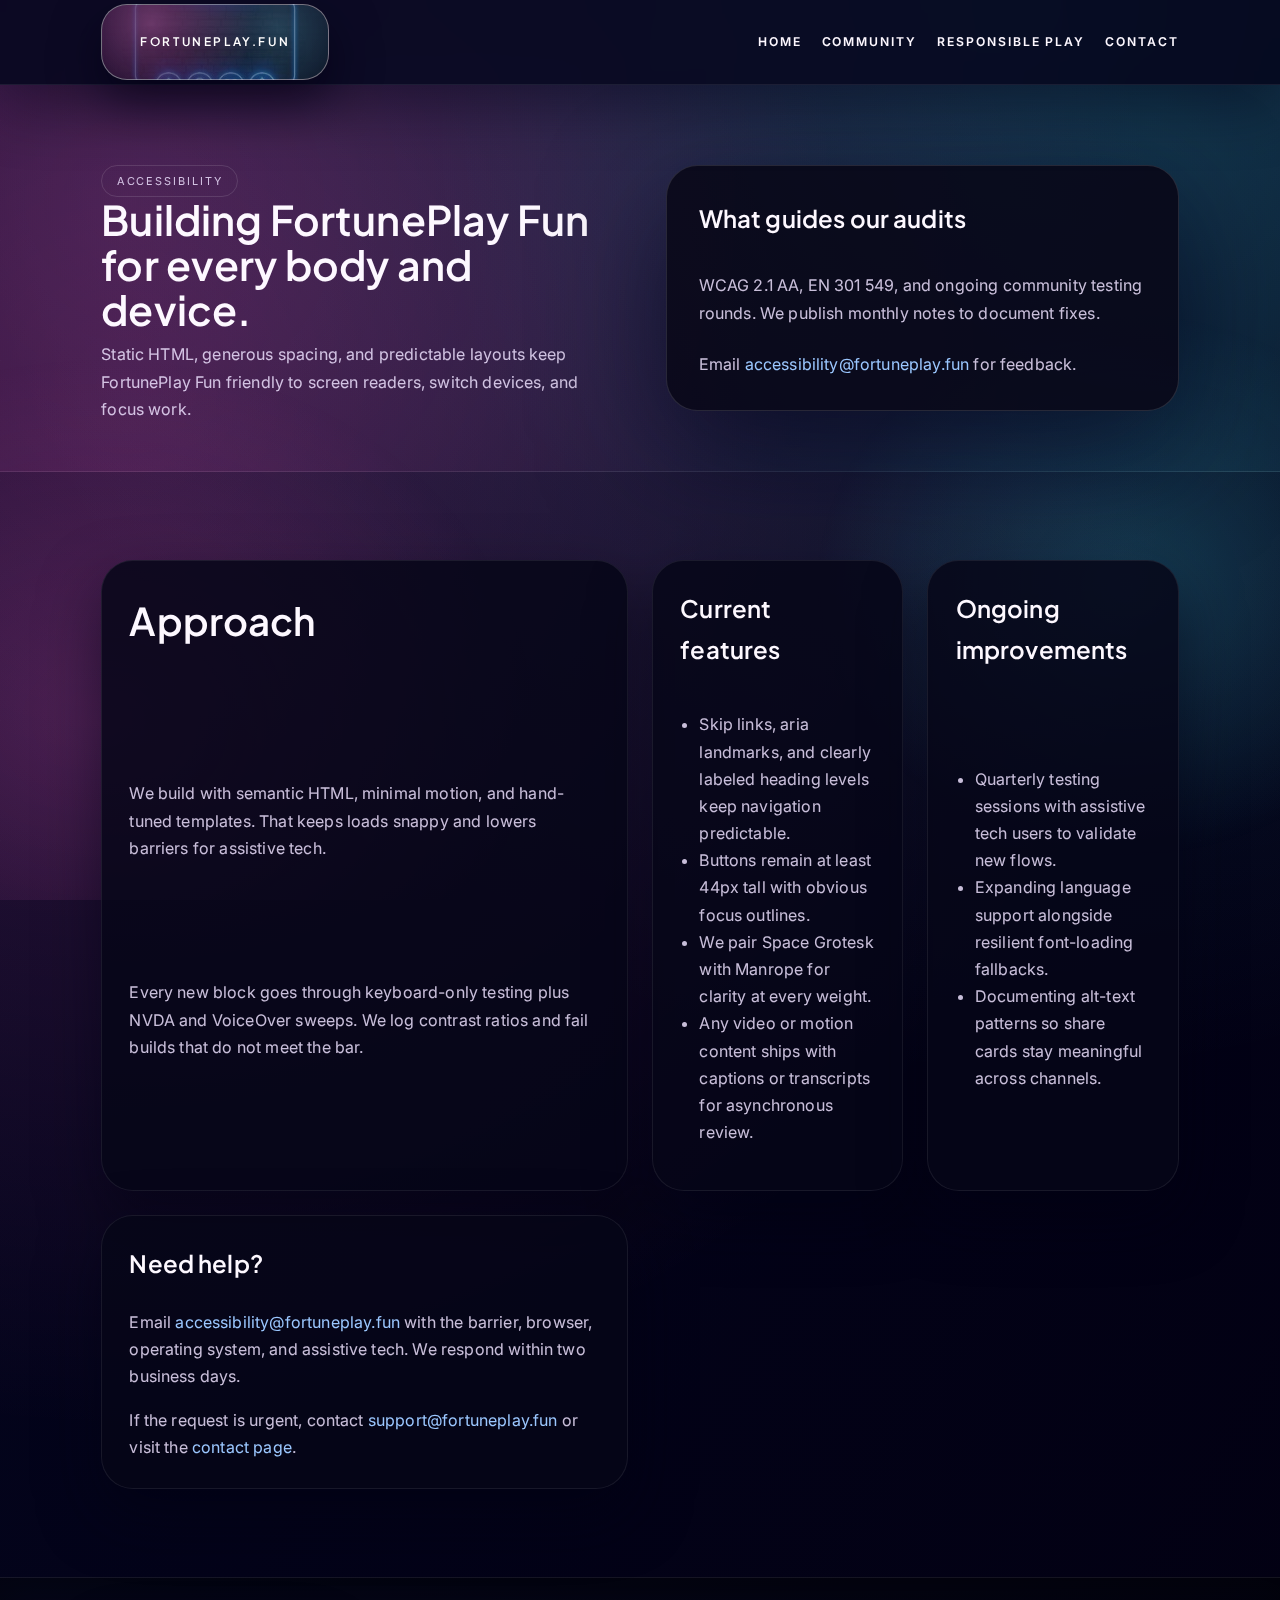
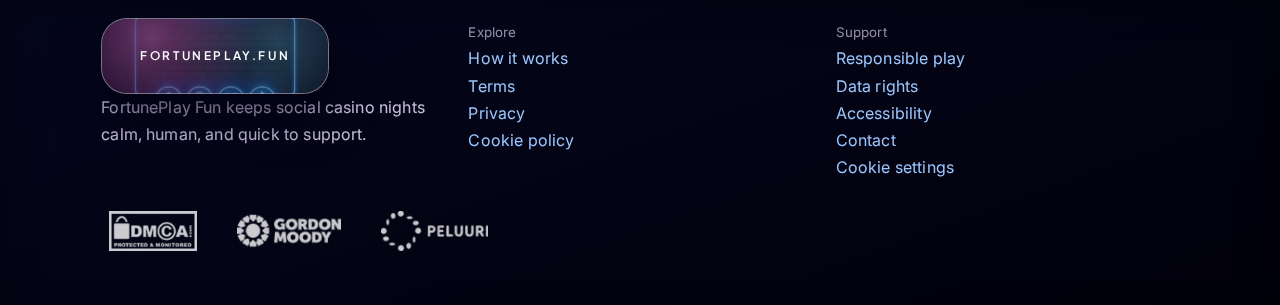
<file: accessibility/index.html>
<!doctype html>
<html lang="en">
<head>
  <meta charset="utf-8">
  <meta name="viewport" content="width=device-width, initial-scale=1">
  <meta name="theme-color" content="#f8cf5d">
  <title>Accessibility Statement | FortunePlay Fun</title>
  <meta name="description" content="Explore how FortunePlay Fun keeps the lounge accessible with WCAG 2.1 AA practices, predictable layouts, and quick human support.">
  <link rel="canonical" href="https://fortuneplay.fun/accessibility/">
  <meta property="og:site_name" content="FortunePlay Fun">
  <meta property="og:title" content="Accessibility Statement | FortunePlay Fun">
  <meta property="og:description" content="We design FortunePlay Fun with predictable navigation, high-contrast palettes, semantic HTML, and real humans for support.">
  <meta property="og:url" content="https://fortuneplay.fun/accessibility/">
  <meta property="og:type" content="website">
  <meta property="og:image" content="https://fortuneplay.fun/public/images/shareimage.webp">
  <meta property="og:image:alt" content="FortunePlay Fun share card">
  <meta name="twitter:card" content="summary_large_image">
  <meta name="twitter:title" content="Accessibility Statement | FortunePlay Fun">
  <meta name="twitter:description" content="Accessibility and respect guide every update in the FortunePlay Fun lounge.">
  <meta name="twitter:image" content="https://fortuneplay.fun/public/images/shareimage.webp">

  <link rel="icon" href="/favicon.ico" sizes="any">
  <link rel="stylesheet" href="/styles.css?v=3">
</head>
<body>
  <a class="skip-link" href="#main-content">Skip to main content</a>
  <header class="site-header">
    <div class="shell header__inner">

      <a class="brand" href="/" aria-label="FortunePlay Fun home">
                <div class='brand__logo' role='img' aria-label='FortunePlay Fun textured logo'>
          <span aria-hidden='true'>fortuneplay.fun</span>
        </div>
      </a>

      <nav class="site-nav" aria-label="Primary">
        <a href="/">Home</a>
        <a href="/community/">Community</a>
        <a href="/responsible-play/">Responsible Play</a>
        <a href="/contact/">Contact</a>
      </nav>
    </div>
  </header>

  <main id="main-content">
    <section class="hero hero--sub">
      <div class="shell hero__grid">
        <div>
          <p class="pill">Accessibility</p>
          <h1>Building FortunePlay Fun for every body and device.</h1>
          <p>Static HTML, generous spacing, and predictable layouts keep FortunePlay Fun friendly to screen readers, switch devices, and focus work.</p>
        </div>
        <div class="hero__card">
          <h3>What guides our audits</h3>
          <p>WCAG 2.1 AA, EN 301 549, and ongoing community testing rounds. We publish monthly notes to document fixes.</p>
          <p>Email <a href="mailto:accessibility@fortuneplay.fun">accessibility@fortuneplay.fun</a> for feedback.</p>
        </div>
      </div>
    </section>

    <section class="section">
      <div class="shell content-grid">
        <article class="content-card content-card--wide">
          <h2>Approach</h2>
          <p>We build with semantic HTML, minimal motion, and hand-tuned templates. That keeps loads snappy and lowers barriers for assistive tech.</p>
          <p>Every new block goes through keyboard-only testing plus NVDA and VoiceOver sweeps. We log contrast ratios and fail builds that do not meet the bar.</p>
        </article>
        <article class="content-card">
          <h3>Current features</h3>
          <ul>
            <li>Skip links, aria landmarks, and clearly labeled heading levels keep navigation predictable.</li>
            <li>Buttons remain at least 44px tall with obvious focus outlines.</li>
            <li>We pair Space Grotesk with Manrope for clarity at every weight.</li>
            <li>Any video or motion content ships with captions or transcripts for asynchronous review.</li>
          </ul>
        </article>
        <article class="content-card">
          <h3>Ongoing improvements</h3>
          <ul>
            <li>Quarterly testing sessions with assistive tech users to validate new flows.</li>
            <li>Expanding language support alongside resilient font-loading fallbacks.</li>
            <li>Documenting alt-text patterns so share cards stay meaningful across channels.</li>
          </ul>
        </article>
        <article class="content-card content-card--wide">
          <h3>Need help?</h3>
          <p>Email <a href="mailto:accessibility@fortuneplay.fun">accessibility@fortuneplay.fun</a> with the barrier, browser, operating system, and assistive tech. We respond within two business days.</p>
          <p>If the request is urgent, contact <a href="mailto:support@fortuneplay.fun">support@fortuneplay.fun</a> or visit the <a href="/contact/">contact page</a>.</p>
        </article>
      </div>
    </section>
  </main>

  <footer class="footer">
    <div class="shell footer__grid">
      <div>

      <a class="brand" href="/" aria-label="FortunePlay Fun home">
                <div class='brand__logo' role='img' aria-label='FortunePlay Fun textured logo'>
          <span aria-hidden='true'>fortuneplay.fun</span>
        </div>
      </a>

        <p>FortunePlay Fun keeps social casino nights calm, human, and quick to support.</p>
      </div>
      <div>
        <small>Explore</small>
        <p><a href="/how-it-works/">How it works</a><br>
        <a href="/terms/">Terms</a><br>
        <a href="/privacy/">Privacy</a><br>
        <a href="/cookie-policy/">Cookie policy</a></p>
      </div>
      <div>
        <small>Support</small>
        <p><a href="/responsible-play/">Responsible play</a><br>
        <a href="/data-rights/">Data rights</a><br>
        <a href="/accessibility/">Accessibility</a><br>
        <a href="/contact/">Contact</a><br>
        <a href="/cookie-settings/">Cookie settings</a></p>
      </div>
    </div>
    <div class="shell footer__logos" aria-label="Safety and support partners">
      <a href="https://www.dmca.com/" target="_blank" rel="noopener nofollow">
        <img src="/public/images/footerimages/dmcaprotectionlogo.webp" alt="DMCA.com protection status">
      </a>
      <a href="https://www.gordonmoody.org.uk/" target="_blank" rel="noopener nofollow">
        <img src="/public/images/footerimages/gordonmoodywhitelogo.webp" alt="Gordon Moody charity">
      </a>
      <a href="https://peluuri.fi/en/" target="_blank" rel="noopener nofollow">
        <img src="/public/images/footerimages/peluurifoot.webp" alt="Peluuri helpline">
      </a>
    </div>
  </footer>
</body>
</html>
</file>
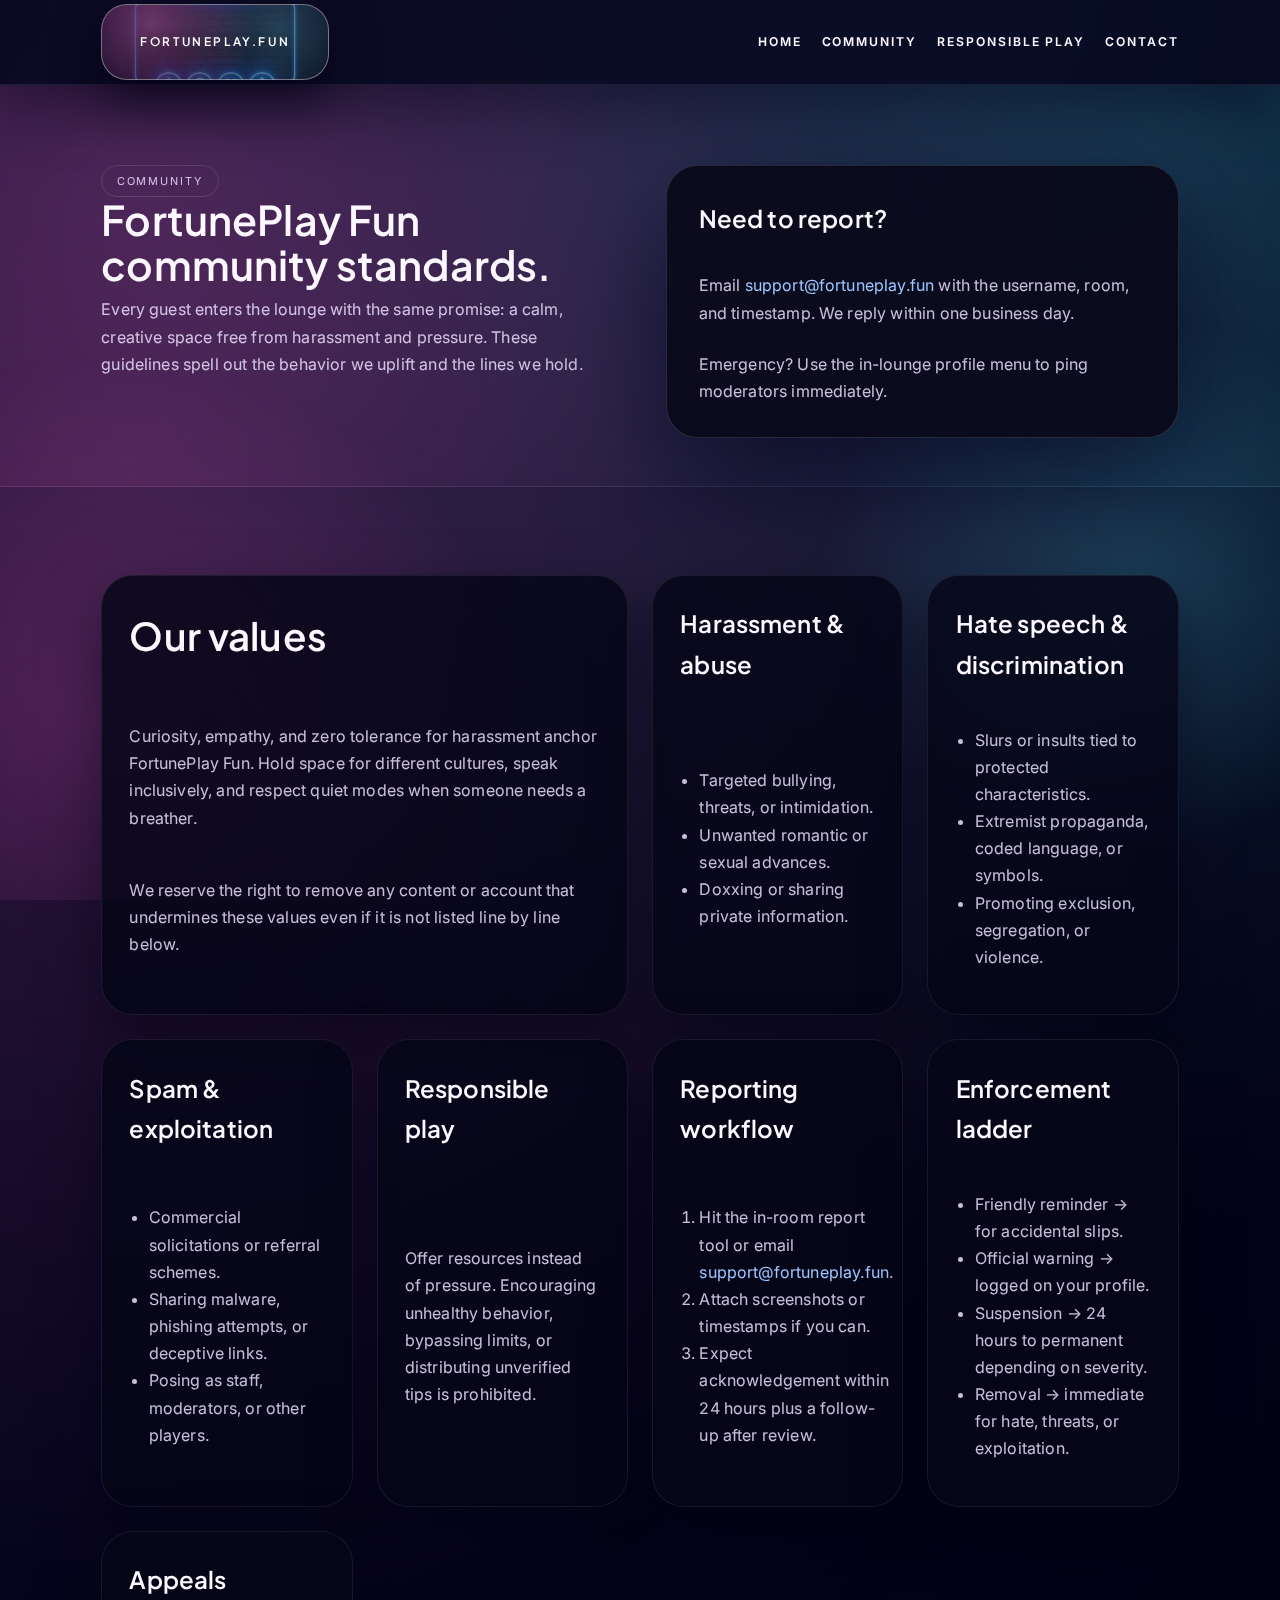
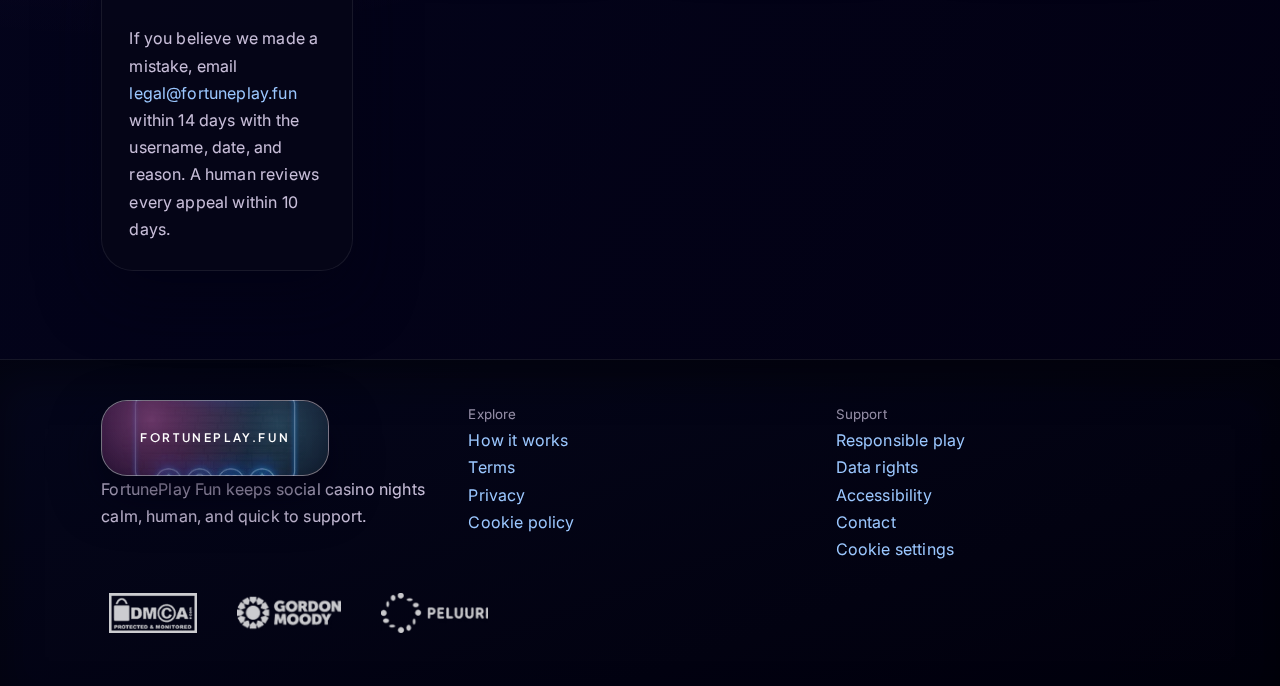
<file: community-guidelines/index.html>
<!doctype html>
<html lang="en">
<head>
  <meta charset="utf-8">
  <meta name="viewport" content="width=device-width, initial-scale=1">
  <meta name="theme-color" content="#f8cf5d">
  <title>Community Guidelines | FortunePlay Fun</title>
  <meta name="description" content="Read the FortunePlay Fun community code, built on respect, safety, and a zero-harassment stance.">
  <link rel="canonical" href="https://fortuneplay.fun/community-guidelines/">
  <meta property="og:site_name" content="FortunePlay Fun">
  <meta property="og:title" content="Community Guidelines | FortunePlay Fun">
  <meta property="og:description" content="Learn how we keep the FortunePlay lounge respectful and inclusive.">
  <meta property="og:url" content="https://fortuneplay.fun/community-guidelines/">
  <meta property="og:type" content="website">
  <meta property="og:image" content="https://fortuneplay.fun/public/images/shareimage.webp">
  <meta name="twitter:card" content="summary_large_image">
  <meta name="twitter:title" content="Community Guidelines | FortunePlay Fun">
  <meta name="twitter:description" content="Respect is the jackpot. Review the rules that keep FortunePlay safe.">
  <meta name="twitter:image" content="https://fortuneplay.fun/public/images/shareimage.webp">

  <link rel="icon" href="/favicon.ico" sizes="any">
  <link rel="stylesheet" href="/styles.css?v=3">
</head>
<body>
  <a class="skip-link" href="#main-content">Skip to main content</a>
  <header class="site-header">
    <div class="shell header__inner">

      <a class="brand" href="/" aria-label="FortunePlay Fun home">
                <div class='brand__logo' role='img' aria-label='FortunePlay Fun textured logo'>
          <span aria-hidden='true'>fortuneplay.fun</span>
        </div>
      </a>

      <nav class="site-nav" aria-label="Primary">
        <a href="/">Home</a>
        <a href="/community/">Community</a>
        <a href="/responsible-play/">Responsible Play</a>
        <a href="/contact/">Contact</a>
      </nav>
    </div>
  </header>



  <main id="main-content">

    <section class="hero hero--sub">

      <div class="shell hero__grid">

        <div>

          <p class="pill">Community</p>

          <h1>FortunePlay Fun community standards.</h1>

          <p>Every guest enters the lounge with the same promise: a calm, creative space free from harassment and pressure. These guidelines spell out the behavior we uplift and the lines we hold.</p>

        </div>

        <div class="hero__card">

          <h3>Need to report?</h3>

          <p>Email <a href="mailto:support@fortuneplay.fun">support@fortuneplay.fun</a> with the username, room, and timestamp. We reply within one business day.</p>

          <p>Emergency? Use the in-lounge profile menu to ping moderators immediately.</p>

        </div>

      </div>

    </section>



    <section class="section">

      <div class="shell content-grid">

        <article class="content-card content-card--wide">

          <h2>Our values</h2>

          <p>Curiosity, empathy, and zero tolerance for harassment anchor FortunePlay Fun. Hold space for different cultures, speak inclusively, and respect quiet modes when someone needs a breather.</p>

          <p>We reserve the right to remove any content or account that undermines these values even if it is not listed line by line below.</p>

        </article>

        <article class="content-card">

          <h3>Harassment & abuse</h3>

          <ul>

            <li>Targeted bullying, threats, or intimidation.</li>

            <li>Unwanted romantic or sexual advances.</li>

            <li>Doxxing or sharing private information.</li>

          </ul>

        </article>

        <article class="content-card">

          <h3>Hate speech & discrimination</h3>

          <ul>

            <li>Slurs or insults tied to protected characteristics.</li>

            <li>Extremist propaganda, coded language, or symbols.</li>

            <li>Promoting exclusion, segregation, or violence.</li>

          </ul>

        </article>

        <article class="content-card">

          <h3>Spam & exploitation</h3>

          <ul>

            <li>Commercial solicitations or referral schemes.</li>

            <li>Sharing malware, phishing attempts, or deceptive links.</li>

            <li>Posing as staff, moderators, or other players.</li>

          </ul>

        </article>

        <article class="content-card">

          <h3>Responsible play</h3>

          <p>Offer resources instead of pressure. Encouraging unhealthy behavior, bypassing limits, or distributing unverified tips is prohibited.</p>

        </article>

        <article class="content-card">

          <h3>Reporting workflow</h3>

          <ol>

            <li>Hit the in-room report tool or email <a href="mailto:support@fortuneplay.fun">support@fortuneplay.fun</a>.</li>

            <li>Attach screenshots or timestamps if you can.</li>

            <li>Expect acknowledgement within 24 hours plus a follow-up after review.</li>

          </ol>

        </article>

        <article class="content-card">

          <h3>Enforcement ladder</h3>

          <ul>

            <li>Friendly reminder &rarr; for accidental slips.</li>

            <li>Official warning &rarr; logged on your profile.</li>

            <li>Suspension &rarr; 24 hours to permanent depending on severity.</li>

            <li>Removal &rarr; immediate for hate, threats, or exploitation.</li>

          </ul>

        </article>

        <article class="content-card">

          <h3>Appeals</h3>

          <p>If you believe we made a mistake, email <a href="mailto:legal@fortuneplay.fun">legal@fortuneplay.fun</a> within 14 days with the username, date, and reason. A human reviews every appeal within 10 days.</p>

        </article>

      </div>

    </section>

  </main>

  </main>

  <footer class="footer">
    <div class="shell footer__grid">
      <div>

      <a class="brand" href="/" aria-label="FortunePlay Fun home">
                <div class='brand__logo' role='img' aria-label='FortunePlay Fun textured logo'>
          <span aria-hidden='true'>fortuneplay.fun</span>
        </div>
      </a>

        <p>FortunePlay Fun keeps social casino nights calm, human, and quick to support.</p>
      </div>
      <div>
        <small>Explore</small>
        <p><a href="/how-it-works/">How it works</a><br>
        <a href="/terms/">Terms</a><br>
        <a href="/privacy/">Privacy</a><br>
        <a href="/cookie-policy/">Cookie policy</a></p>
      </div>
      <div>
        <small>Support</small>
        <p><a href="/responsible-play/">Responsible play</a><br>
        <a href="/data-rights/">Data rights</a><br>
        <a href="/accessibility/">Accessibility</a><br>
        <a href="/contact/">Contact</a><br>
        <a href="/cookie-settings/">Cookie settings</a></p>
      </div>
    </div>
    <div class="shell footer__logos" aria-label="Safety and support partners">
      <a href="https://www.dmca.com/" target="_blank" rel="noopener nofollow">
        <img src="/public/images/footerimages/dmcaprotectionlogo.webp" alt="DMCA.com protection status">
      </a>
      <a href="https://www.gordonmoody.org.uk/" target="_blank" rel="noopener nofollow">
        <img src="/public/images/footerimages/gordonmoodywhitelogo.webp" alt="Gordon Moody charity">
      </a>
      <a href="https://peluuri.fi/en/" target="_blank" rel="noopener nofollow">
        <img src="/public/images/footerimages/peluurifoot.webp" alt="Peluuri helpline">
      </a>
    </div>
  </footer>
</body>
</html>
</file>
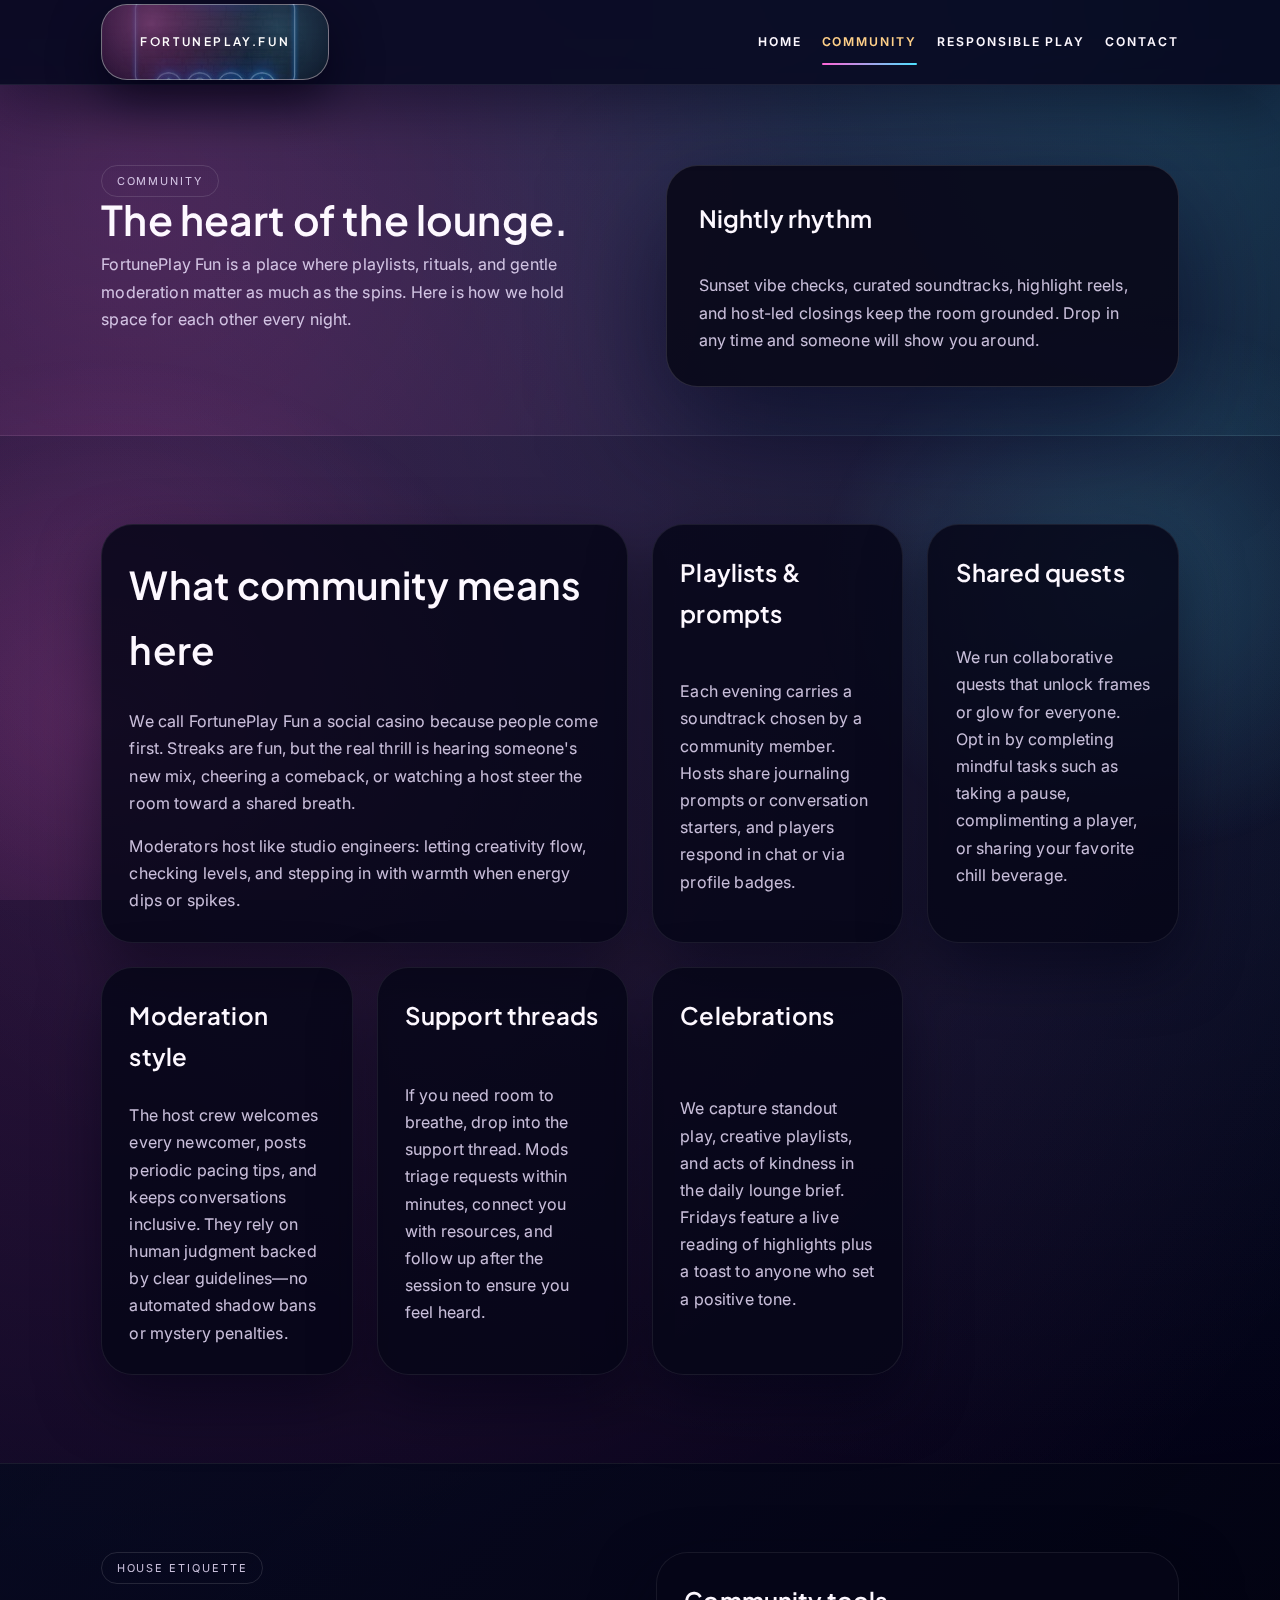
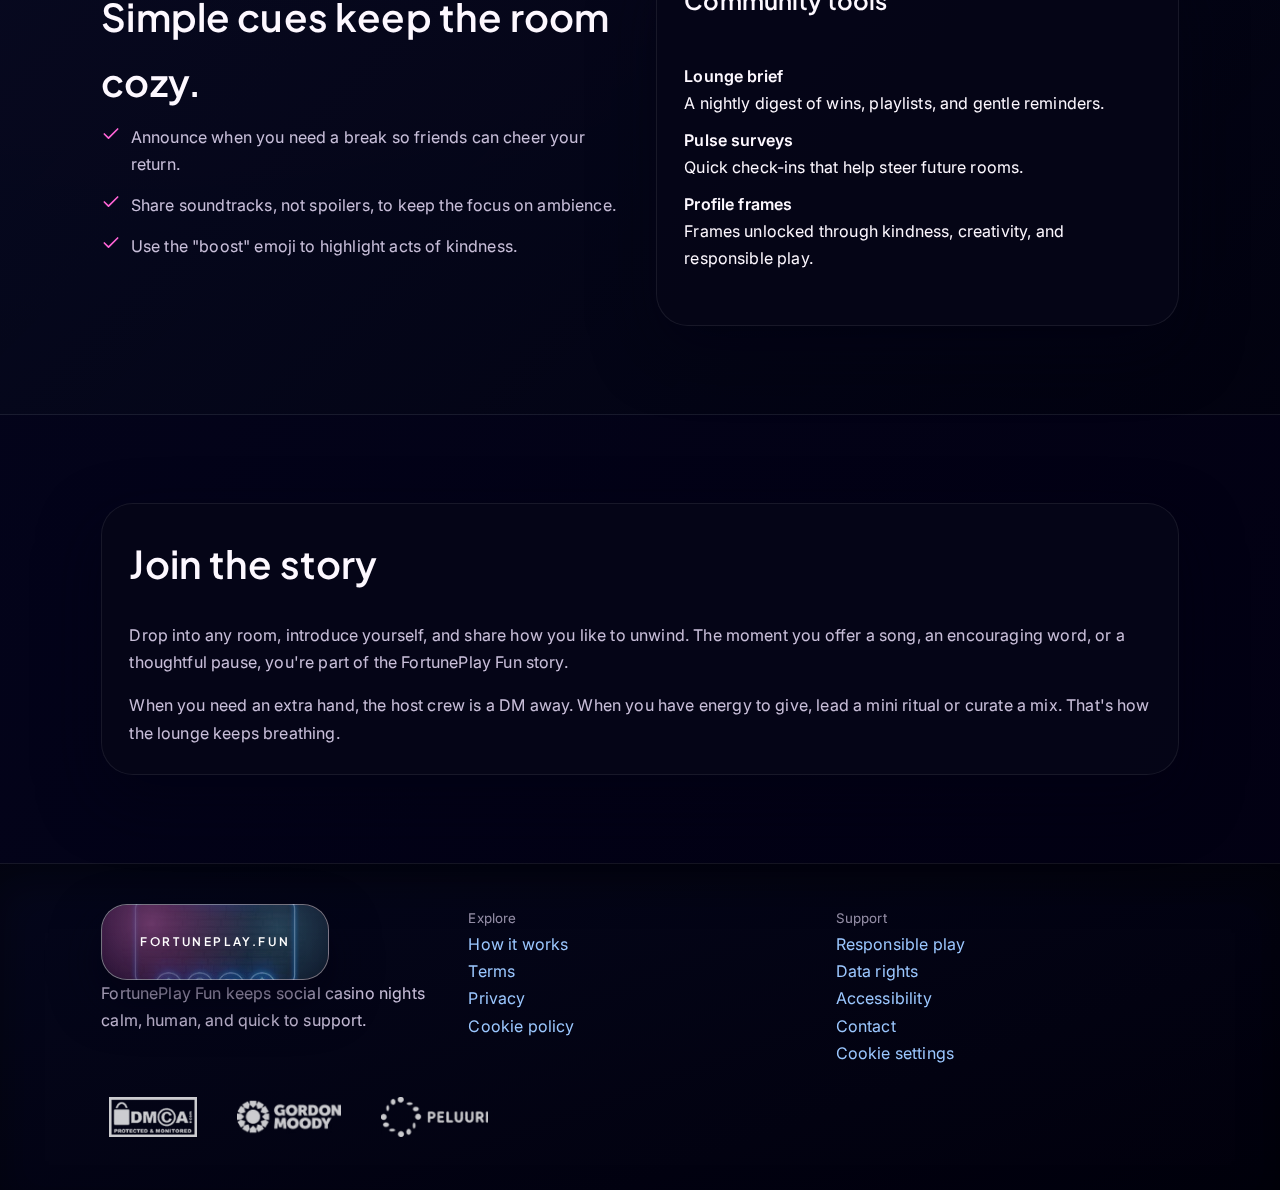
<file: community/index.html>
<!doctype html>
<html lang="en">
<head>
  <meta charset="utf-8">
  <meta name="viewport" content="width=device-width, initial-scale=1">
  <meta name="theme-color" content="#f8cf5d">
  <title>Community | FortunePlay Fun</title>
  <meta name="description" content="Meet the FortunePlay Fun community&mdash;nightly rituals, playlists, moderators, and the etiquette that keeps the lounge cozy.">
  <link rel="canonical" href="https://fortuneplay.fun/community/">
  <meta property="og:site_name" content="FortunePlay Fun">
  <meta property="og:title" content="Community | FortunePlay Fun">
  <meta property="og:description" content="Learn how the FortunePlay Fun community keeps the lounge kind, musical, and mindful.">
  <meta property="og:type" content="website">
  <meta property="og:url" content="https://fortuneplay.fun/community/">
  <meta property="og:image" content="https://fortuneplay.fun/public/images/shareimage.webp">
  <meta property="og:image:alt" content="FortunePlay community collage">
  <meta name="twitter:card" content="summary_large_image">
  <meta name="twitter:title" content="Community | FortunePlay Fun">
  <meta name="twitter:description" content="Playlists, rituals, and moderation that keep FortunePlay Fun feeling human.">
  <meta name="twitter:image" content="https://fortuneplay.fun/public/images/shareimage.webp">

  <link rel="icon" href="/favicon.ico" sizes="any">
  <link rel="stylesheet" href="/styles.css?v=3">
</head>
<body>
  <a class="skip-link" href="#main-content">Skip to main content</a>
  <header class="site-header">
    <div class="shell header__inner">

      <a class="brand" href="/" aria-label="FortunePlay Fun home">
                <div class='brand__logo' role='img' aria-label='FortunePlay Fun textured logo'>
          <span aria-hidden='true'>fortuneplay.fun</span>
        </div>
      </a>

      <nav class="site-nav" aria-label="Primary">
        <a href="/">Home</a>
        <a href="/community/" aria-current="page">Community</a>
        <a href="/responsible-play/">Responsible Play</a>
        <a href="/contact/">Contact</a>
      </nav>
    </div>
  </header>

  <main id="main-content">
    <section class="hero hero--sub">
      <div class="shell hero__grid">
        <div>
          <p class="pill">Community</p>
          <h1>The heart of the lounge.</h1>
          <p>FortunePlay Fun is a place where playlists, rituals, and gentle moderation matter as much as the spins. Here is how we hold space for each other every night.</p>
        </div>
        <div class="hero__card">
          <h3>Nightly rhythm</h3>
          <p>Sunset vibe checks, curated soundtracks, highlight reels, and host-led closings keep the room grounded. Drop in any time and someone will show you around.</p>
        </div>
      </div>
    </section>

    <section class="section">
      <div class="shell content-grid">
        <article class="content-card content-card--wide">
          <h2>What community means here</h2>
          <p>We call FortunePlay Fun a social casino because people come first. Streaks are fun, but the real thrill is hearing someone's new mix, cheering a comeback, or watching a host steer the room toward a shared breath.</p>
          <p>Moderators host like studio engineers: letting creativity flow, checking levels, and stepping in with warmth when energy dips or spikes.</p>
        </article>
        <article class="content-card">
          <h3>Playlists & prompts</h3>
          <p>Each evening carries a soundtrack chosen by a community member. Hosts share journaling prompts or conversation starters, and players respond in chat or via profile badges.</p>
        </article>
        <article class="content-card">
          <h3>Shared quests</h3>
          <p>We run collaborative quests that unlock frames or glow for everyone. Opt in by completing mindful tasks such as taking a pause, complimenting a player, or sharing your favorite chill beverage.</p>
        </article>
        <article class="content-card">
          <h3>Moderation style</h3>
          <p>The host crew welcomes every newcomer, posts periodic pacing tips, and keeps conversations inclusive. They rely on human judgment backed by clear guidelines&mdash;no automated shadow bans or mystery penalties.</p>
        </article>
        <article class="content-card">
          <h3>Support threads</h3>
          <p>If you need room to breathe, drop into the support thread. Mods triage requests within minutes, connect you with resources, and follow up after the session to ensure you feel heard.</p>
        </article>
        <article class="content-card">
          <h3>Celebrations</h3>
          <p>We capture standout play, creative playlists, and acts of kindness in the daily lounge brief. Fridays feature a live reading of highlights plus a toast to anyone who set a positive tone.</p>
        </article>
      </div>
    </section>

    <section class="section section--contrast">
      <div class="shell grid-split">
        <div>
          <p class="pill">House etiquette</p>
          <h2>Simple cues keep the room cozy.</h2>
          <ul class="checklist">
            <li>
              <svg viewBox="0 0 24 24" fill="none" stroke="currentColor" stroke-width="2" stroke-linecap="round" stroke-linejoin="round"><polyline points="20 6 9 17 4 12"/></svg>
              <span>Announce when you need a break so friends can cheer your return.</span>
            </li>
            <li>
              <svg viewBox="0 0 24 24" fill="none" stroke="currentColor" stroke-width="2" stroke-linecap="round" stroke-linejoin="round"><polyline points="20 6 9 17 4 12"/></svg>
              <span>Share soundtracks, not spoilers, to keep the focus on ambience.</span>
            </li>
            <li>
              <svg viewBox="0 0 24 24" fill="none" stroke="currentColor" stroke-width="2" stroke-linecap="round" stroke-linejoin="round"><polyline points="20 6 9 17 4 12"/></svg>
              <span>Use the "boost" emoji to highlight acts of kindness.</span>
            </li>
          </ul>
        </div>
        <div class="feature-card">
          <h3>Community tools</h3>
          <dl>
            <dt>Lounge brief</dt>
            <dd>A nightly digest of wins, playlists, and gentle reminders.</dd>
            <dt>Pulse surveys</dt>
            <dd>Quick check-ins that help steer future rooms.</dd>
            <dt>Profile frames</dt>
            <dd>Frames unlocked through kindness, creativity, and responsible play.</dd>
          </dl>
        </div>
      </div>
    </section>

    <section class="section">
      <div class="shell content-grid">
        <article class="content-card content-card--wide">
          <h2>Join the story</h2>
          <p>Drop into any room, introduce yourself, and share how you like to unwind. The moment you offer a song, an encouraging word, or a thoughtful pause, you're part of the FortunePlay Fun story.</p>
          <p>When you need an extra hand, the host crew is a DM away. When you have energy to give, lead a mini ritual or curate a mix. That's how the lounge keeps breathing.</p>
        </article>
      </div>
    </section>
  </main>

  <footer class="footer">
    <div class="shell footer__grid">
      <div>

      <a class="brand" href="/" aria-label="FortunePlay Fun home">
                <div class='brand__logo' role='img' aria-label='FortunePlay Fun textured logo'>
          <span aria-hidden='true'>fortuneplay.fun</span>
        </div>
      </a>

        <p>FortunePlay Fun keeps social casino nights calm, human, and quick to support.</p>
      </div>
      <div>
        <small>Explore</small>
        <p><a href="/how-it-works/">How it works</a><br>
        <a href="/terms/">Terms</a><br>
        <a href="/privacy/">Privacy</a><br>
        <a href="/cookie-policy/">Cookie policy</a></p>
      </div>
      <div>
        <small>Support</small>
        <p><a href="/responsible-play/">Responsible play</a><br>
        <a href="/data-rights/">Data rights</a><br>
        <a href="/accessibility/">Accessibility</a><br>
        <a href="/contact/">Contact</a><br>
        <a href="/cookie-settings/">Cookie settings</a></p>
      </div>
    </div>
    <div class="shell footer__logos" aria-label="Safety and support partners">
      <a href="https://www.dmca.com/" target="_blank" rel="noopener nofollow">
        <img src="/public/images/footerimages/dmcaprotectionlogo.webp" alt="DMCA.com protection status">
      </a>
      <a href="https://www.gordonmoody.org.uk/" target="_blank" rel="noopener nofollow">
        <img src="/public/images/footerimages/gordonmoodywhitelogo.webp" alt="Gordon Moody charity">
      </a>
      <a href="https://peluuri.fi/en/" target="_blank" rel="noopener nofollow">
        <img src="/public/images/footerimages/peluurifoot.webp" alt="Peluuri helpline">
      </a>
    </div>
  </footer>
</body>
</html>
</file>
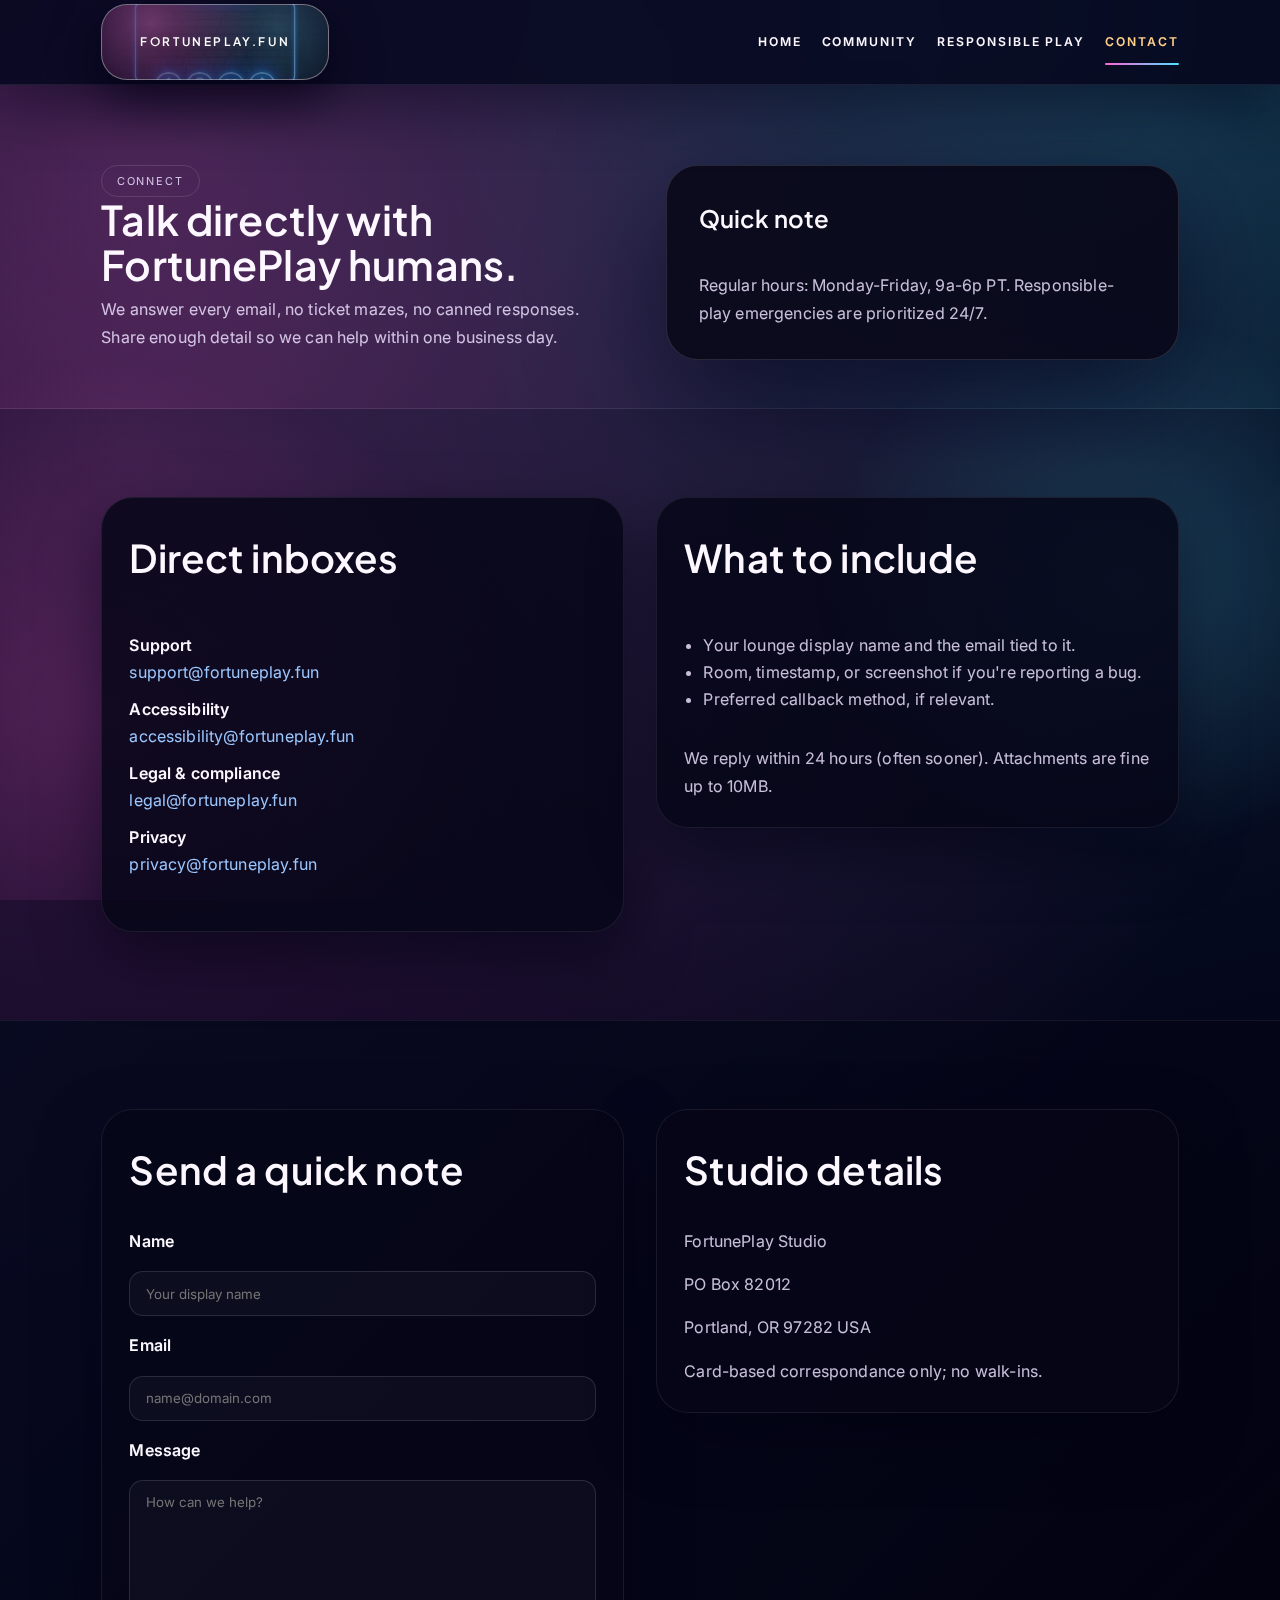
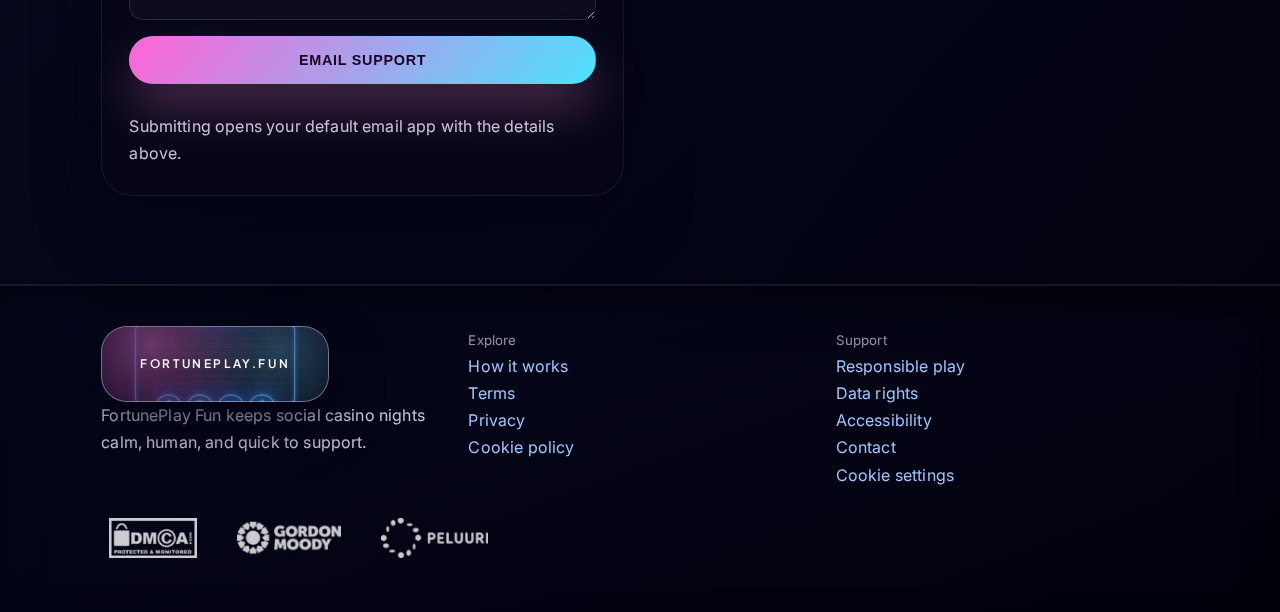
<file: contact/index.html>
﻿<!doctype html>
<html lang="en">
<head>
  <meta charset="utf-8">
  <meta name="viewport" content="width=device-width, initial-scale=1">
  <meta name="theme-color" content="#f8cf5d">
  <title>Contact FortunePlay Fun</title>
  <meta name="description" content="Reach the FortunePlay Fun team for support, accessibility requests, and legal questions.">
  <link rel="canonical" href="https://fortuneplay.fun/contact/">
  <meta property="og:site_name" content="FortunePlay Fun">
  <meta property="og:title" content="Contact FortunePlay Fun">
  <meta property="og:description" content="Support, accessibility, and privacy contacts for FortunePlay.">
  <meta property="og:url" content="https://fortuneplay.fun/contact/">
  <meta property="og:type" content="website">
  <meta property="og:image" content="https://fortuneplay.fun/public/images/shareimage.webp">
  <meta name="twitter:card" content="summary_large_image">
  <meta name="twitter:title" content="Contact FortunePlay Fun">
  <meta name="twitter:description" content="Talk directly with FortunePlay humans, care, context, and no canned responses.">
  <meta name="twitter:image" content="https://fortuneplay.fun/public/images/shareimage.webp">

  <link rel="icon" href="/favicon.ico" sizes="any">
  <link rel="stylesheet" href="/styles.css?v=3">
</head>
<body>
  <a class="skip-link" href="#main-content">Skip to main content</a>
  <header class="site-header">
    <div class="shell header__inner">

      <a class="brand" href="/" aria-label="FortunePlay Fun home">
                <div class='brand__logo' role='img' aria-label='FortunePlay Fun textured logo'>
          <span aria-hidden='true'>fortuneplay.fun</span>
        </div>
      </a>

      <nav class="site-nav" aria-label="Primary">
        <a href="/">Home</a>
        <a href="/community/">Community</a>
        <a href="/responsible-play/">Responsible Play</a>
        <a href="/contact/" aria-current="page">Contact</a>
      </nav>
    </div>
  </header>

  <main id="main-content">
    <section class="hero hero--sub">
      <div class="shell hero__grid">
        <div>
          <p class="pill">Connect</p>
          <h1>Talk directly with FortunePlay humans.</h1>
          <p>We answer every email, no ticket mazes, no canned responses. Share enough detail so we can help within one business day.</p>
        </div>
        <div class="hero__card">
          <h3>Quick note</h3>
          <p>Regular hours: Monday-Friday, 9a-6p PT. Responsible-play emergencies are prioritized 24/7.</p>
        </div>
      </div>
    </section>

    <section class="section">
      <div class="shell grid-split">
        <div class="content-card">
          <h2>Direct inboxes</h2>
          <dl>
            <dt>Support</dt>
            <dd><a href="mailto:support@fortuneplay.fun">support@fortuneplay.fun</a></dd>
            <dt>Accessibility</dt>
            <dd><a href="mailto:accessibility@fortuneplay.fun">accessibility@fortuneplay.fun</a></dd>
            <dt>Legal & compliance</dt>
            <dd><a href="mailto:legal@fortuneplay.fun">legal@fortuneplay.fun</a></dd>
            <dt>Privacy</dt>
            <dd><a href="mailto:privacy@fortuneplay.fun">privacy@fortuneplay.fun</a></dd>
          </dl>
        </div>
        <div class="content-card">
          <h2>What to include</h2>
          <ul>
            <li>Your lounge display name and the email tied to it.</li>
            <li>Room, timestamp, or screenshot if you're reporting a bug.</li>
            <li>Preferred callback method, if relevant.</li>
          </ul>
          <p>We reply within 24 hours (often sooner). Attachments are fine up to 10MB.</p>
        </div>
      </div>
    </section>

    <section class="section section--contrast">
      <div class="shell grid-split">
        <div class="content-card">
          <h2>Send a quick note</h2>
          <form action="mailto:support@fortuneplay.fun" method="post" enctype="text/plain">
            <label for="name">Name</label>
            <input id="name" name="name" type="text" placeholder="Your display name" required>
            <label for="email">Email</label>
            <input id="email" name="email" type="email" placeholder="name@domain.com" required>
            <label for="message">Message</label>
            <textarea id="message" name="message" placeholder="How can we help?" required></textarea>
            <button class="btn btn--primary" type="submit">Email support</button>
          </form>
          <p style="margin-top:0.8rem;" aria-live="polite">Submitting opens your default email app with the details above.</p>
        </div>
        <div class="content-card">
          <h2>Studio details</h2>
          <p>FortunePlay Studio</p>
          <p>PO Box 82012</p>
          <p>Portland, OR 97282 USA</p>
          <p>Card-based correspondance only; no walk-ins.</p>
        </div>
      </div>
    </section>
  </main>

  <footer class="footer">
    <div class="shell footer__grid">
      <div>

      <a class="brand" href="/" aria-label="FortunePlay Fun home">
                <div class='brand__logo' role='img' aria-label='FortunePlay Fun textured logo'>
          <span aria-hidden='true'>fortuneplay.fun</span>
        </div>
      </a>

        <p>FortunePlay Fun keeps social casino nights calm, human, and quick to support.</p>
      </div>
      <div>
        <small>Explore</small>
        <p><a href="/how-it-works/">How it works</a><br>
        <a href="/terms/">Terms</a><br>
        <a href="/privacy/">Privacy</a><br>
        <a href="/cookie-policy/">Cookie policy</a></p>
      </div>
      <div>
        <small>Support</small>
        <p><a href="/responsible-play/">Responsible play</a><br>
        <a href="/data-rights/">Data rights</a><br>
        <a href="/accessibility/">Accessibility</a><br>
        <a href="/contact/">Contact</a><br>
        <a href="/cookie-settings/">Cookie settings</a></p>
      </div>
    </div>
    <div class="shell footer__logos" aria-label="Safety and support partners">
      <a href="https://www.dmca.com/" target="_blank" rel="noopener nofollow">
        <img src="/public/images/footerimages/dmcaprotectionlogo.webp" alt="DMCA.com protection status">
      </a>
      <a href="https://www.gordonmoody.org.uk/" target="_blank" rel="noopener nofollow">
        <img src="/public/images/footerimages/gordonmoodywhitelogo.webp" alt="Gordon Moody charity">
      </a>
      <a href="https://peluuri.fi/en/" target="_blank" rel="noopener nofollow">
        <img src="/public/images/footerimages/peluurifoot.webp" alt="Peluuri helpline">
      </a>
    </div>
  </footer>
</body>
</html>
</file>
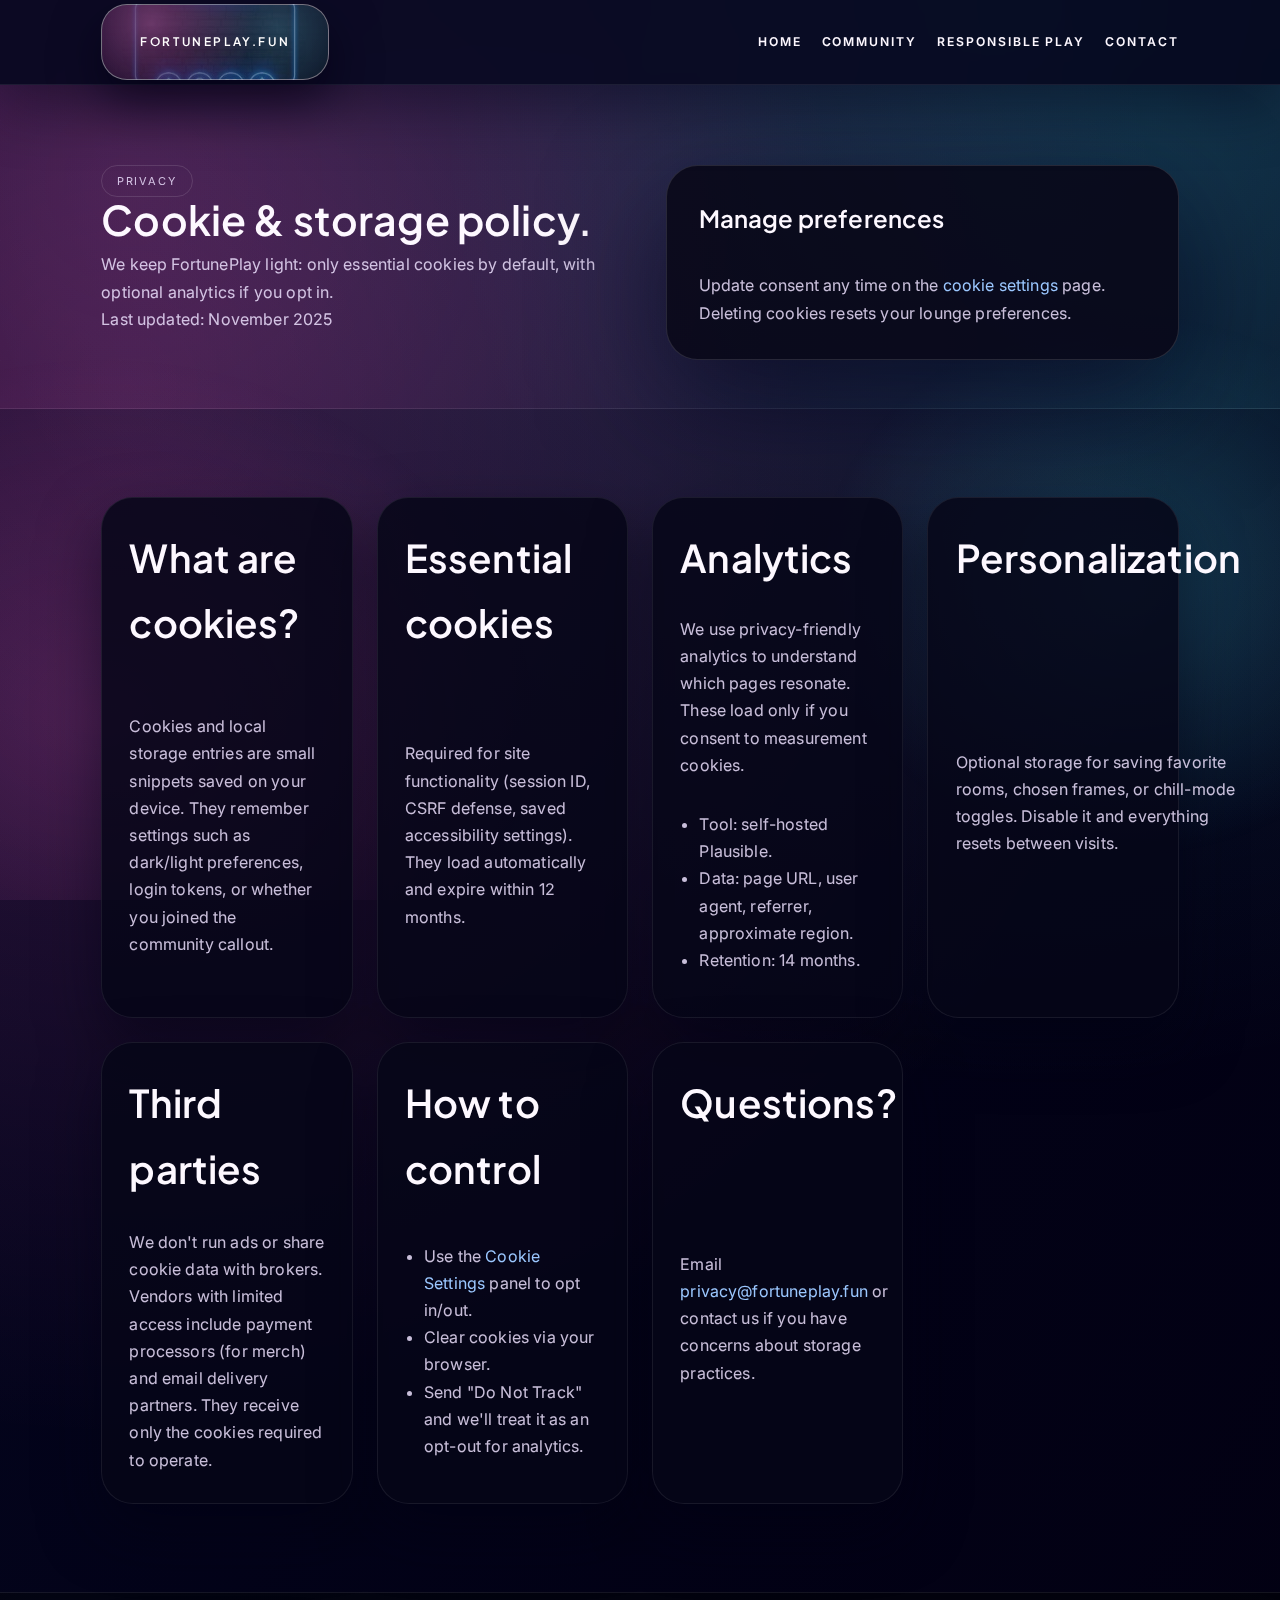
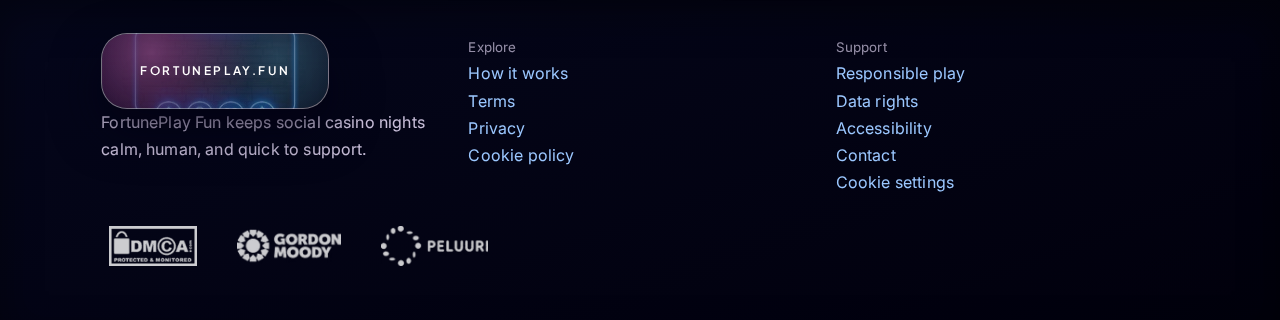
<file: cookie-policy/index.html>
<!doctype html>
<html lang="en">
<head>
  <meta charset="utf-8">
  <meta name="viewport" content="width=device-width, initial-scale=1">
  <meta name="theme-color" content="#f8cf5d">
  <title>Cookie Policy | FortunePlay Fun</title>
  <meta name="description" content="Understand how FortunePlay Fun uses cookies, storage, and analytics, and how to manage your preferences.">
  <link rel="canonical" href="https://fortuneplay.fun/cookie-policy/">
  <meta property="og:site_name" content="FortunePlay Fun">
  <meta property="og:title" content="Cookie Policy | FortunePlay Fun">
  <meta property="og:description" content="Breakdown of essential, analytics, and personalization cookies for the FortunePlay lounge.">
  <meta property="og:url" content="https://fortuneplay.fun/cookie-policy/">
  <meta property="og:type" content="website">
  <meta property="og:image" content="https://fortuneplay.fun/public/images/shareimage.webp">
  <meta name="twitter:card" content="summary_large_image">
  <meta name="twitter:title" content="Cookie Policy | FortunePlay Fun">
  <meta name="twitter:description" content="See what data stays on your device and how to reset it.">
  <meta name="twitter:image" content="https://fortuneplay.fun/public/images/shareimage.webp">

  <link rel="icon" href="/favicon.ico" sizes="any">
  <link rel="stylesheet" href="/styles.css?v=3">
</head>
<body>
  <a class="skip-link" href="#main-content">Skip to main content</a>
  <header class="site-header">
    <div class="shell header__inner">

      <a class="brand" href="/" aria-label="FortunePlay Fun home">
                <div class='brand__logo' role='img' aria-label='FortunePlay Fun textured logo'>
          <span aria-hidden='true'>fortuneplay.fun</span>
        </div>
      </a>

      <nav class="site-nav" aria-label="Primary">
        <a href="/">Home</a>
        <a href="/community/">Community</a>
        <a href="/responsible-play/">Responsible Play</a>
        <a href="/contact/">Contact</a>
      </nav>
    </div>
  </header>

  <main id="main-content">
    <section class="hero hero--sub">
      <div class="shell hero__grid">
        <div>
          <p class="pill">Privacy</p>
          <h1>Cookie & storage policy.</h1>
          <p>We keep FortunePlay light: only essential cookies by default, with optional analytics if you opt in.</p>
          <p style="color:var(--muted);">Last updated: November 2025</p>
        </div>
        <div class="hero__card">
          <h3>Manage preferences</h3>
          <p>Update consent any time on the <a href="/cookie-settings/">cookie settings</a> page. Deleting cookies resets your lounge preferences.</p>
        </div>
      </div>
    </section>

    <section class="section">
      <div class="shell content-grid">
        <article class="content-card">
          <h2>What are cookies?</h2>
          <p>Cookies and local storage entries are small snippets saved on your device. They remember settings such as dark/light preferences, login tokens, or whether you joined the community callout.</p>
        </article>
        <article class="content-card">
          <h2>Essential cookies</h2>
          <p>Required for site functionality (session ID, CSRF defense, saved accessibility settings). They load automatically and expire within 12 months.</p>
        </article>
        <article class="content-card">
          <h2>Analytics</h2>
          <p>We use privacy-friendly analytics to understand which pages resonate. These load only if you consent to measurement cookies.</p>
          <ul>
            <li>Tool: self-hosted Plausible.</li>
            <li>Data: page URL, user agent, referrer, approximate region.</li>
            <li>Retention: 14 months.</li>
          </ul>
        </article>
        <article class="content-card">
          <h2>Personalization</h2>
          <p>Optional storage for saving favorite rooms, chosen frames, or chill-mode toggles. Disable it and everything resets between visits.</p>
        </article>
        <article class="content-card">
          <h2>Third parties</h2>
          <p>We don't run ads or share cookie data with brokers. Vendors with limited access include payment processors (for merch) and email delivery partners. They receive only the cookies required to operate.</p>
        </article>
        <article class="content-card">
          <h2>How to control</h2>
          <ul>
            <li>Use the <a href="/cookie-settings/">Cookie Settings</a> panel to opt in/out.</li>
            <li>Clear cookies via your browser.</li>
            <li>Send "Do Not Track" and we'll treat it as an opt-out for analytics.</li>
          </ul>
        </article>
        <article class="content-card">
          <h2>Questions?</h2>
          <p>Email <a href="mailto:privacy@fortuneplay.fun">privacy@fortuneplay.fun</a> or contact us if you have concerns about storage practices.</p>
        </article>
      </div>
    </section>
  </main>

  <footer class="footer">
    <div class="shell footer__grid">
      <div>

      <a class="brand" href="/" aria-label="FortunePlay Fun home">
                <div class='brand__logo' role='img' aria-label='FortunePlay Fun textured logo'>
          <span aria-hidden='true'>fortuneplay.fun</span>
        </div>
      </a>

        <p>FortunePlay Fun keeps social casino nights calm, human, and quick to support.</p>
      </div>
      <div>
        <small>Explore</small>
        <p><a href="/how-it-works/">How it works</a><br>
        <a href="/terms/">Terms</a><br>
        <a href="/privacy/">Privacy</a><br>
        <a href="/cookie-policy/">Cookie policy</a></p>
      </div>
      <div>
        <small>Support</small>
        <p><a href="/responsible-play/">Responsible play</a><br>
        <a href="/data-rights/">Data rights</a><br>
        <a href="/accessibility/">Accessibility</a><br>
        <a href="/contact/">Contact</a><br>
        <a href="/cookie-settings/">Cookie settings</a></p>
      </div>
    </div>
    <div class="shell footer__logos" aria-label="Safety and support partners">
      <a href="https://www.dmca.com/" target="_blank" rel="noopener nofollow">
        <img src="/public/images/footerimages/dmcaprotectionlogo.webp" alt="DMCA.com protection status">
      </a>
      <a href="https://www.gordonmoody.org.uk/" target="_blank" rel="noopener nofollow">
        <img src="/public/images/footerimages/gordonmoodywhitelogo.webp" alt="Gordon Moody charity">
      </a>
      <a href="https://peluuri.fi/en/" target="_blank" rel="noopener nofollow">
        <img src="/public/images/footerimages/peluurifoot.webp" alt="Peluuri helpline">
      </a>
    </div>
  </footer>
</body>
</html>
</file>
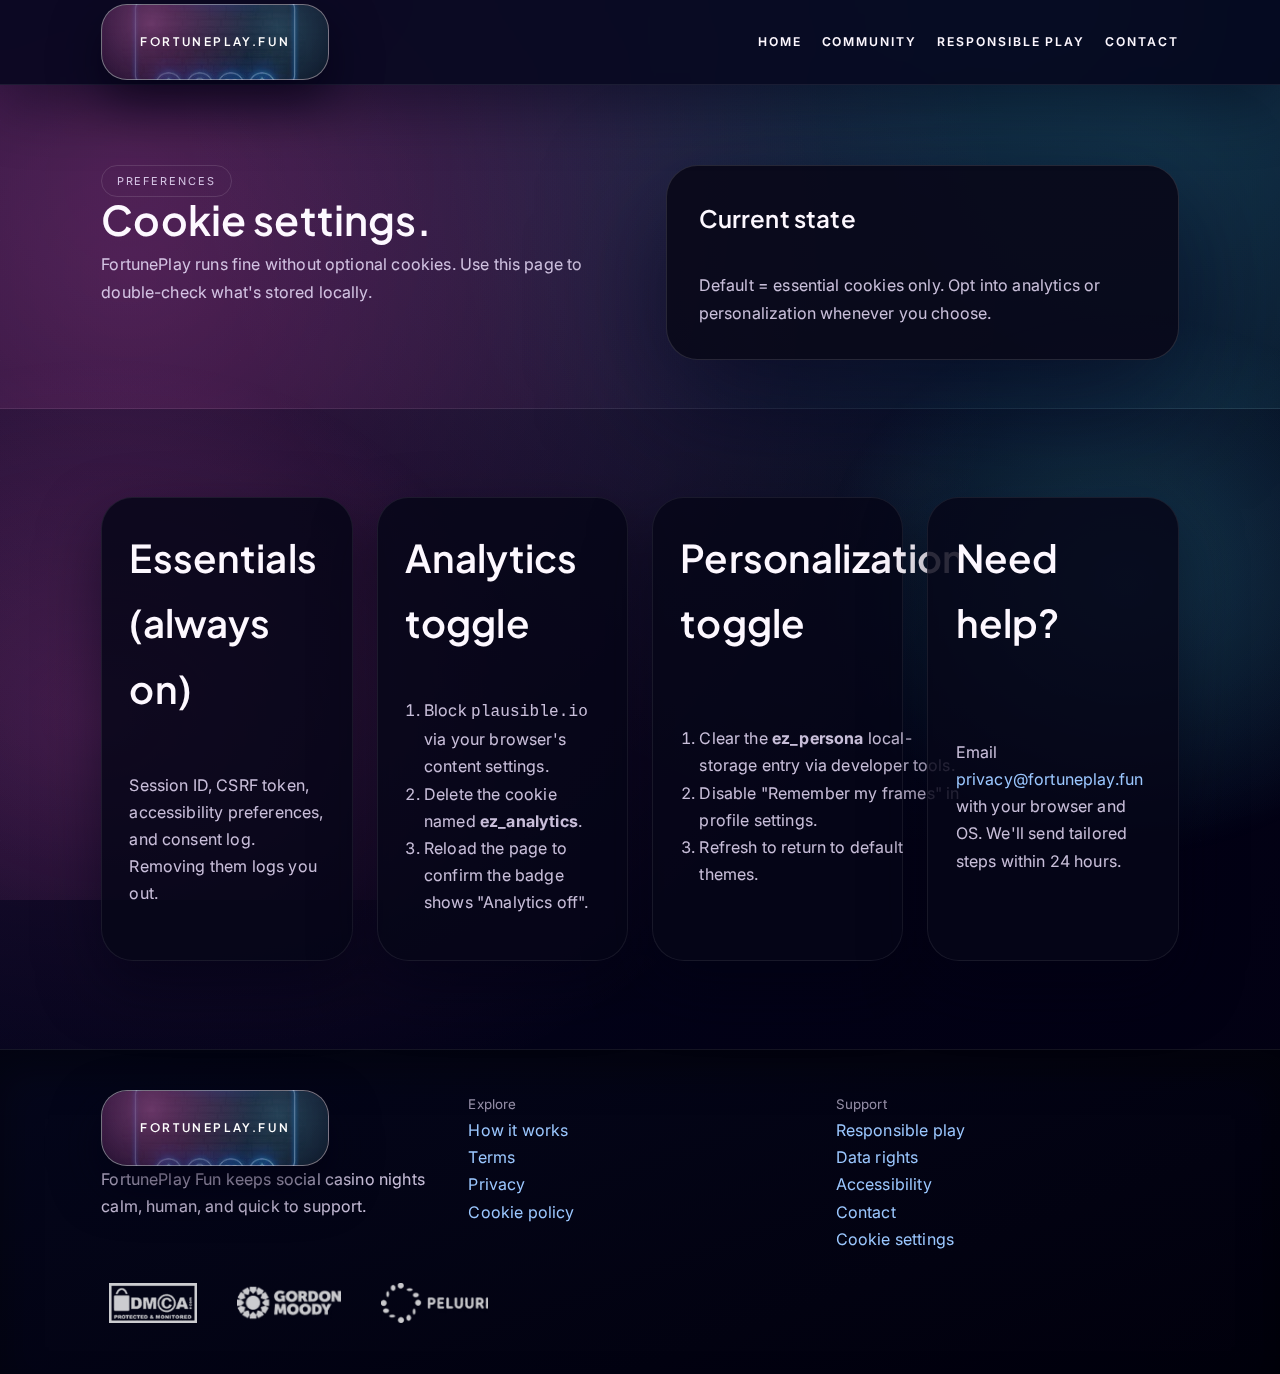
<file: cookie-settings/index.html>
<!doctype html>
<html lang="en">
<head>
  <meta charset="utf-8">
  <meta name="viewport" content="width=device-width, initial-scale=1">
  <meta name="theme-color" content="#f8cf5d">
  <title>Cookie Settings | FortunePlay Fun</title>
  <meta name="description" content="Control optional cookies and storage for FortunePlay Fun.">
  <link rel="canonical" href="https://fortuneplay.fun/cookie-settings/">
  <meta property="og:site_name" content="FortunePlay Fun">
  <meta property="og:title" content="Cookie Settings | FortunePlay Fun">
  <meta property="og:description" content="Toggle analytics or personalization cookies whenever you like.">
  <meta property="og:url" content="https://fortuneplay.fun/cookie-settings/">
  <meta property="og:type" content="website">
  <meta property="og:image" content="https://fortuneplay.fun/public/images/shareimage.webp">
  <meta name="twitter:card" content="summary_large_image">
  <meta name="twitter:title" content="Cookie Settings | FortunePlay Fun">
  <meta name="twitter:description" content="Manage cookies and local storage manually.">
  <meta name="twitter:image" content="https://fortuneplay.fun/public/images/shareimage.webp">

  <link rel="icon" href="/favicon.ico" sizes="any">
  <link rel="stylesheet" href="/styles.css?v=3">
</head>
<body>
  <a class="skip-link" href="#main-content">Skip to main content</a>
  <header class="site-header">
    <div class="shell header__inner">

      <a class="brand" href="/" aria-label="FortunePlay Fun home">
                <div class='brand__logo' role='img' aria-label='FortunePlay Fun textured logo'>
          <span aria-hidden='true'>fortuneplay.fun</span>
        </div>
      </a>

      <nav class="site-nav" aria-label="Primary">
        <a href="/">Home</a>
        <a href="/community/">Community</a>
        <a href="/responsible-play/">Responsible Play</a>
        <a href="/contact/">Contact</a>
      </nav>
    </div>
  </header>

  <main id="main-content">
    <section class="hero hero--sub">
      <div class="shell hero__grid">
        <div>
          <p class="pill">Preferences</p>
          <h1>Cookie settings.</h1>
          <p>FortunePlay runs fine without optional cookies. Use this page to double-check what's stored locally.</p>
        </div>
        <div class="hero__card">
          <h3>Current state</h3>
          <p>Default = essential cookies only. Opt into analytics or personalization whenever you choose.</p>
        </div>
      </div>
    </section>

    <section class="section">
      <div class="shell content-grid">
        <article class="content-card">
          <h2>Essentials (always on)</h2>
          <p>Session ID, CSRF token, accessibility preferences, and consent log. Removing them logs you out.</p>
        </article>
        <article class="content-card">
          <h2>Analytics toggle</h2>
          <ol>
            <li>Block <code>plausible.io</code> via your browser's content settings.</li>
            <li>Delete the cookie named <strong>ez_analytics</strong>.</li>
            <li>Reload the page to confirm the badge shows "Analytics off".</li>
          </ol>
        </article>
        <article class="content-card">
          <h2>Personalization toggle</h2>
          <ol>
            <li>Clear the <strong>ez_persona</strong> local-storage entry via developer tools.</li>
            <li>Disable "Remember my frames" in profile settings.</li>
            <li>Refresh to return to default themes.</li>
          </ol>
        </article>
        <article class="content-card">
          <h2>Need help?</h2>
          <p>Email <a href="mailto:privacy@fortuneplay.fun">privacy@fortuneplay.fun</a> with your browser and OS. We'll send tailored steps within 24 hours.</p>
        </article>
      </div>
    </section>
  </main>

  <footer class="footer">
    <div class="shell footer__grid">
      <div>

      <a class="brand" href="/" aria-label="FortunePlay Fun home">
                <div class='brand__logo' role='img' aria-label='FortunePlay Fun textured logo'>
          <span aria-hidden='true'>fortuneplay.fun</span>
        </div>
      </a>

        <p>FortunePlay Fun keeps social casino nights calm, human, and quick to support.</p>
      </div>
      <div>
        <small>Explore</small>
        <p><a href="/how-it-works/">How it works</a><br>
        <a href="/terms/">Terms</a><br>
        <a href="/privacy/">Privacy</a><br>
        <a href="/cookie-policy/">Cookie policy</a></p>
      </div>
      <div>
        <small>Support</small>
        <p><a href="/responsible-play/">Responsible play</a><br>
        <a href="/data-rights/">Data rights</a><br>
        <a href="/accessibility/">Accessibility</a><br>
        <a href="/contact/">Contact</a><br>
        <a href="/cookie-settings/">Cookie settings</a></p>
      </div>
    </div>
    <div class="shell footer__logos" aria-label="Safety and support partners">
      <a href="https://www.dmca.com/" target="_blank" rel="noopener nofollow">
        <img src="/public/images/footerimages/dmcaprotectionlogo.webp" alt="DMCA.com protection status">
      </a>
      <a href="https://www.gordonmoody.org.uk/" target="_blank" rel="noopener nofollow">
        <img src="/public/images/footerimages/gordonmoodywhitelogo.webp" alt="Gordon Moody charity">
      </a>
      <a href="https://peluuri.fi/en/" target="_blank" rel="noopener nofollow">
        <img src="/public/images/footerimages/peluurifoot.webp" alt="Peluuri helpline">
      </a>
    </div>
  </footer>
</body>
</html>
</file>
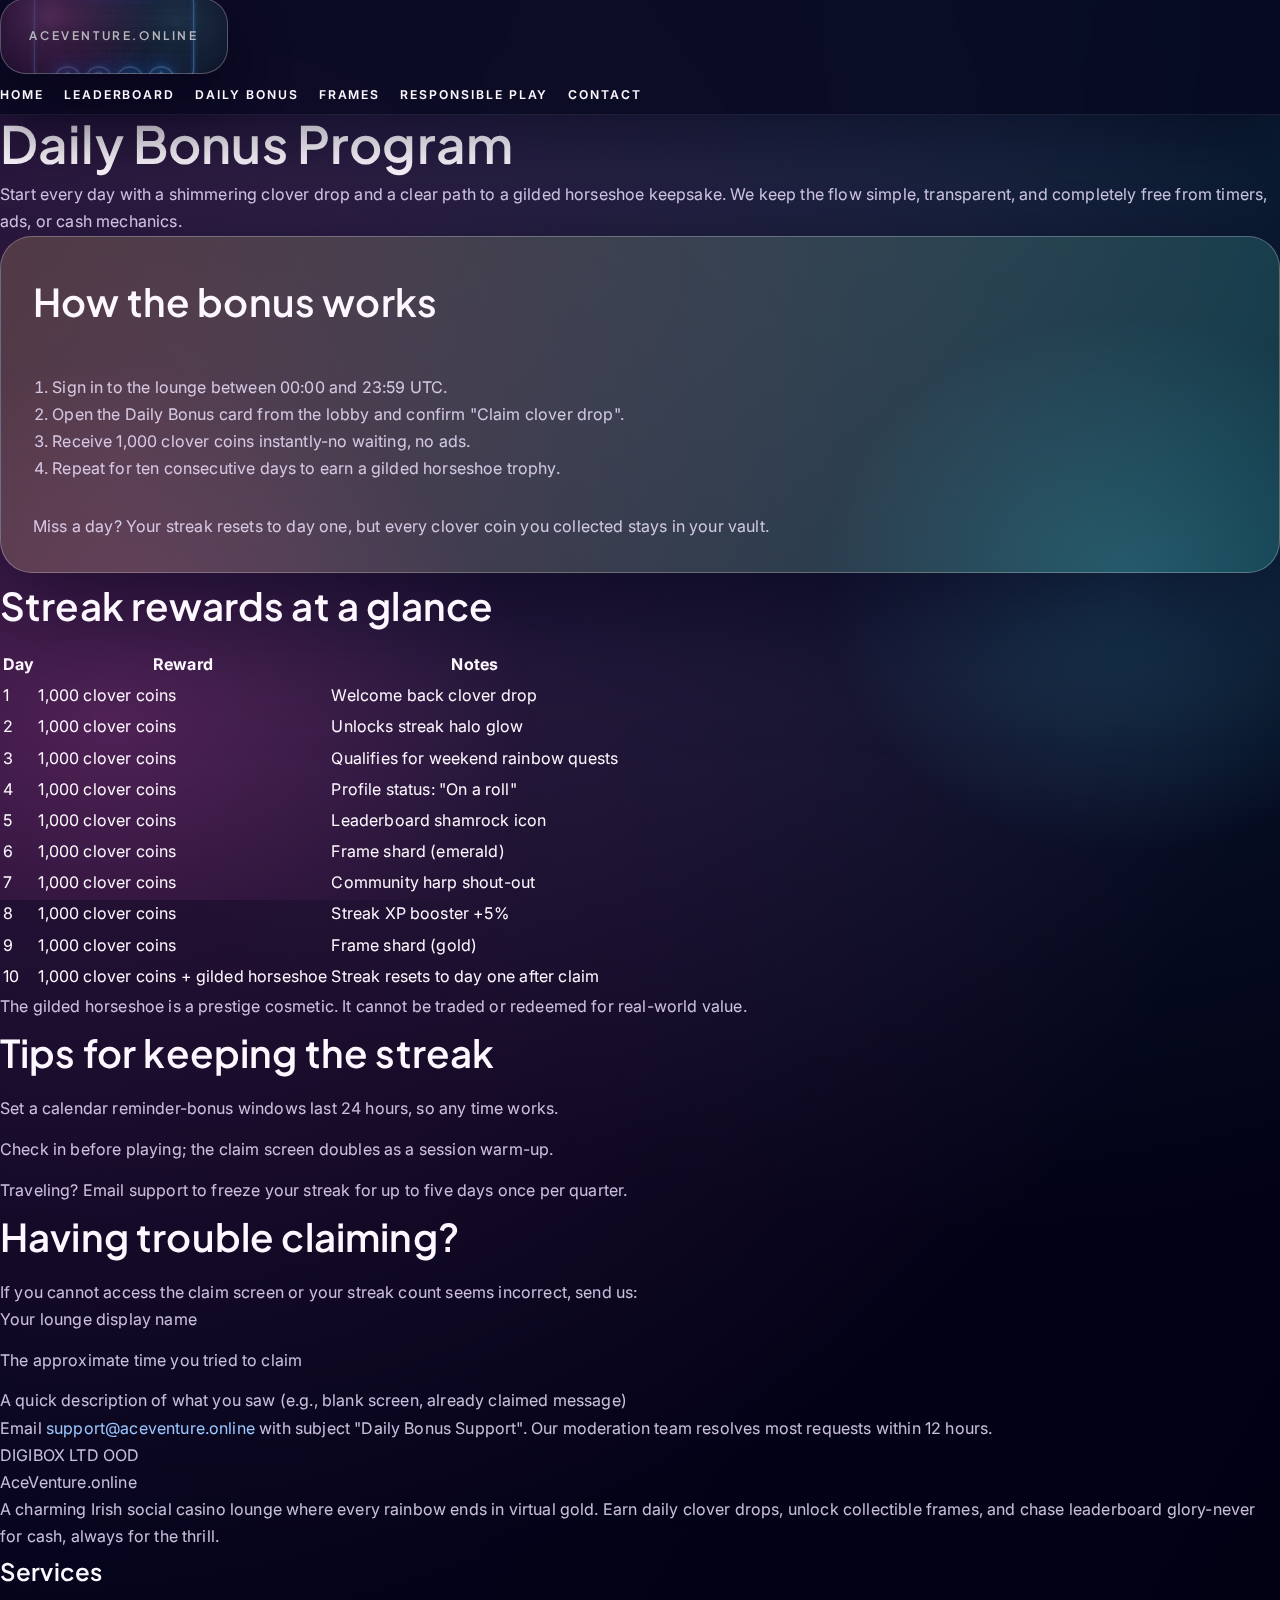
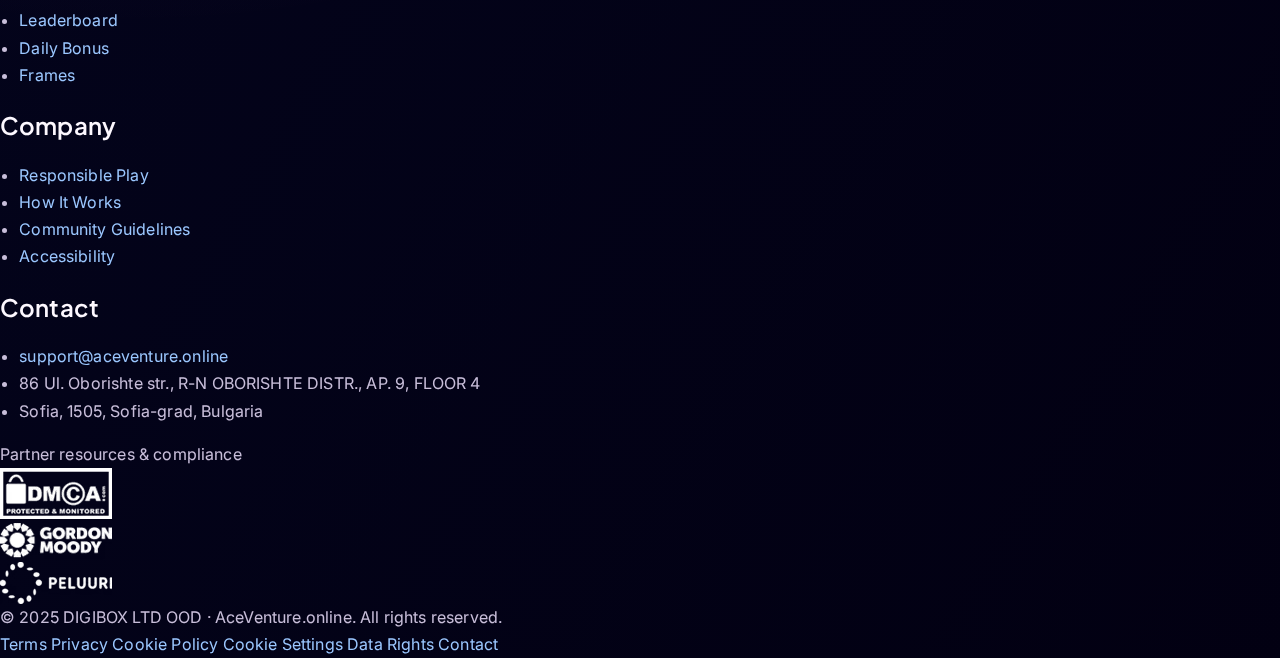
<file: daily-bonus/index.html>
<!doctype html>
<html lang="en">
<head>
  <meta charset="utf-8">
  <meta name="viewport" content="width=device-width, initial-scale=1">
    <meta name="theme-color" content="#ff8dd9">
  <link rel="preconnect" href="https://fonts.googleapis.com">
  <link rel="preconnect" href="https://fonts.gstatic.com" crossorigin>
  <title>Daily Bonus | AceVenture.online</title>
  <meta name="description" content="Collect 1,000 coins every day and build streaks toward special keepsakes. The AceVenture.online Daily Bonus is 100% virtual and always free.">
  <meta property="og:site_name" content="AceVenture.online">
  <meta property="og:title" content="Daily Bonus | AceVenture.online">
  <meta property="og:description" content="Collect 1,000 coins daily and build streaks toward special keepsakes.">
  <meta property="og:type" content="website">
  <meta property="og:url" content="https://aceventure.online/daily-bonus/">
  <meta name="twitter:card" content="summary_large_image">
  <meta name="twitter:title" content="Daily Bonus | AceVenture.online">
  <meta name="twitter:description" content="Collect 1,000 coins daily and build streaks toward special keepsakes.">
  <link rel="canonical" href="https://aceventure.online/daily-bonus/">
  <link rel="icon" type="image/x-icon" href="/favicon.ico">
  <link rel="stylesheet" href="/styles.css?v=2">
</head>
<body>
  <a class="skip-link" href="#main-content">Skip to main content</a>
  <header class="site-header">
    <div class="container header-inner">
      <a class="brand" href="/" aria-label="AceVenture.online home">
        <div class='brand__logo' role='img' aria-label='AceVenture.online textured logo'>
          <span aria-hidden='true'>aceventure.online</span>
        </div>
      </a>
      <nav class="site-nav" aria-label="Primary">
        <a href="/" class="nav-link">Home</a>
<a href="/leaderboard/" class="nav-link">Leaderboard</a>
        <a href="/daily-bonus/" class="nav-link is-active">Daily Bonus</a>
        <a href="/frames/" class="nav-link">Frames</a>
        <a href="/responsible-play/" class="nav-link">Responsible Play</a>
        <a href="/contact/" class="nav-link">Contact</a>
      </nav>
    </div>
  </header>

  <main id="main-content">
    <section class="surface">
      <div class="container page-intro">
        <h1>Daily Bonus Program</h1>
        <p class="lead">
          Start every day with a shimmering clover drop and a clear path to a gilded horseshoe keepsake. We keep the flow simple,
          transparent, and completely free from timers, ads, or cash mechanics.
        </p>
      </div>
    </section>

    <section class="container page-body">
      <section class="callout">
        <h2>How the bonus works</h2>
        <ol class="ordered-list">
          <li>Sign in to the lounge between 00:00 and 23:59 UTC.</li>
          <li>Open the Daily Bonus card from the lobby and confirm "Claim clover drop".</li>
          <li>Receive 1,000 clover coins instantly-no waiting, no ads.</li>
          <li>Repeat for ten consecutive days to earn a gilded horseshoe trophy.</li>
        </ol>
        <p class="muted">
          Miss a day? Your streak resets to day one, but every clover coin you collected stays in your vault.
        </p>
      </section>

      <section>
        <h2>Streak rewards at a glance</h2>
        <div class="table-wrapper">
          <table>
            <thead>
              <tr>
                <th scope="col">Day</th>
                <th scope="col">Reward</th>
                <th scope="col">Notes</th>
              </tr>
            </thead>
            <tbody>
              <tr><td>1</td><td>1,000 clover coins</td><td>Welcome back clover drop</td></tr>
              <tr><td>2</td><td>1,000 clover coins</td><td>Unlocks streak halo glow</td></tr>
              <tr><td>3</td><td>1,000 clover coins</td><td>Qualifies for weekend rainbow quests</td></tr>
              <tr><td>4</td><td>1,000 clover coins</td><td>Profile status: "On a roll"</td></tr>
              <tr><td>5</td><td>1,000 clover coins</td><td>Leaderboard shamrock icon</td></tr>
              <tr><td>6</td><td>1,000 clover coins</td><td>Frame shard (emerald)</td></tr>
              <tr><td>7</td><td>1,000 clover coins</td><td>Community harp shout-out</td></tr>
              <tr><td>8</td><td>1,000 clover coins</td><td>Streak XP booster +5%</td></tr>
              <tr><td>9</td><td>1,000 clover coins</td><td>Frame shard (gold)</td></tr>
              <tr><td>10</td><td>1,000 clover coins + gilded horseshoe</td><td>Streak resets to day one after claim</td></tr>
            </tbody>
          </table>
          <p class="table-footnote">
            The gilded horseshoe is a prestige cosmetic. It cannot be traded or redeemed for real-world value.
          </p>
        </div>
      </section>

      <section>
        <h2>Tips for keeping the streak</h2>
        <ul class="checklist">
          <li>Set a calendar reminder-bonus windows last 24 hours, so any time works.</li>
          <li>Check in before playing; the claim screen doubles as a session warm-up.</li>
          <li>Traveling? Email support to freeze your streak for up to five days once per quarter.</li>
        </ul>
      </section>

      <section>
        <h2>Having trouble claiming?</h2>
        <p>
          If you cannot access the claim screen or your streak count seems incorrect, send us:
        </p>
        <ul class="checklist">
          <li>Your lounge display name</li>
          <li>The approximate time you tried to claim</li>
          <li>A quick description of what you saw (e.g., blank screen, already claimed message)</li>
        </ul>
        <p>
          Email <a href="mailto:support@aceventure.online">support@aceventure.online</a> with subject "Daily Bonus Support".
          Our moderation team resolves most requests within 12 hours.
        </p>
      </section>
    </section>
  </main>

  <footer class="site-footer">
    <div class="container footer-grid">
      <div>
        <p class="footer-eyebrow">DIGIBOX LTD OOD</p>
        <p class="footer-brand">AceVenture.online</p>
        <p class="muted">
          A charming Irish social casino lounge where every rainbow ends in virtual gold. Earn daily clover drops,
          unlock collectible frames, and chase leaderboard glory-never for cash, always for the thrill.
        </p>
      </div>
      <div>
        <h3>Services</h3>
        <ul>
<li><a href="/leaderboard/">Leaderboard</a></li>
          <li><a href="/daily-bonus/">Daily Bonus</a></li>
          <li><a href="/frames/">Frames</a></li>
        </ul>
      </div>
      <div>
        <h3>Company</h3>
        <ul>
          <li><a href="/responsible-play/">Responsible Play</a></li>
          <li><a href="/how-it-works/">How It Works</a></li>
          <li><a href="/community-guidelines/">Community Guidelines</a></li>
          <li><a href="/accessibility/">Accessibility</a></li>
        </ul>
      </div>
      <div>
        <h3>Contact</h3>
        <ul>
          <li><a href="mailto:support@aceventure.online">support@aceventure.online</a></li>
          <li>86 Ul. Oborishte str., R-N OBORISHTE DISTR., AP. 9, FLOOR 4</li>
          <li>Sofia, 1505, Sofia-grad, Bulgaria</li>
        </ul>
      </div>
    </div>

    <div class="container footer-badges">
      <p class="muted badge-note">Partner resources &amp; compliance</p>
      <div class="badge-grid">
        <img src="/public/images/footerimages/dmcaprotectionlogo.webp" alt="DMCA.com protection status">
        <img src="/public/images/footerimages/gordonmoodywhitelogo.webp" alt="Gordon Moody charity">
        <img src="/public/images/footerimages/peluurifoot.webp" alt="Peluuri helpline">
      </div>
    </div>

    <div class="container footer-bottom">
      <p class="muted">© 2025 DIGIBOX LTD OOD · AceVenture.online. All rights reserved.</p>
      <nav aria-label="Legal" class="legal-links">
        <a href="/terms/">Terms</a>
        <a href="/privacy/">Privacy</a>
        <a href="/cookie-policy/">Cookie Policy</a>
        <a href="/cookie-settings/">Cookie Settings</a>
        <a href="/data-rights/">Data Rights</a>
        <a href="/contact/">Contact</a>
      </nav>
    </div>
  </footer>
</body>
</html>
</file>
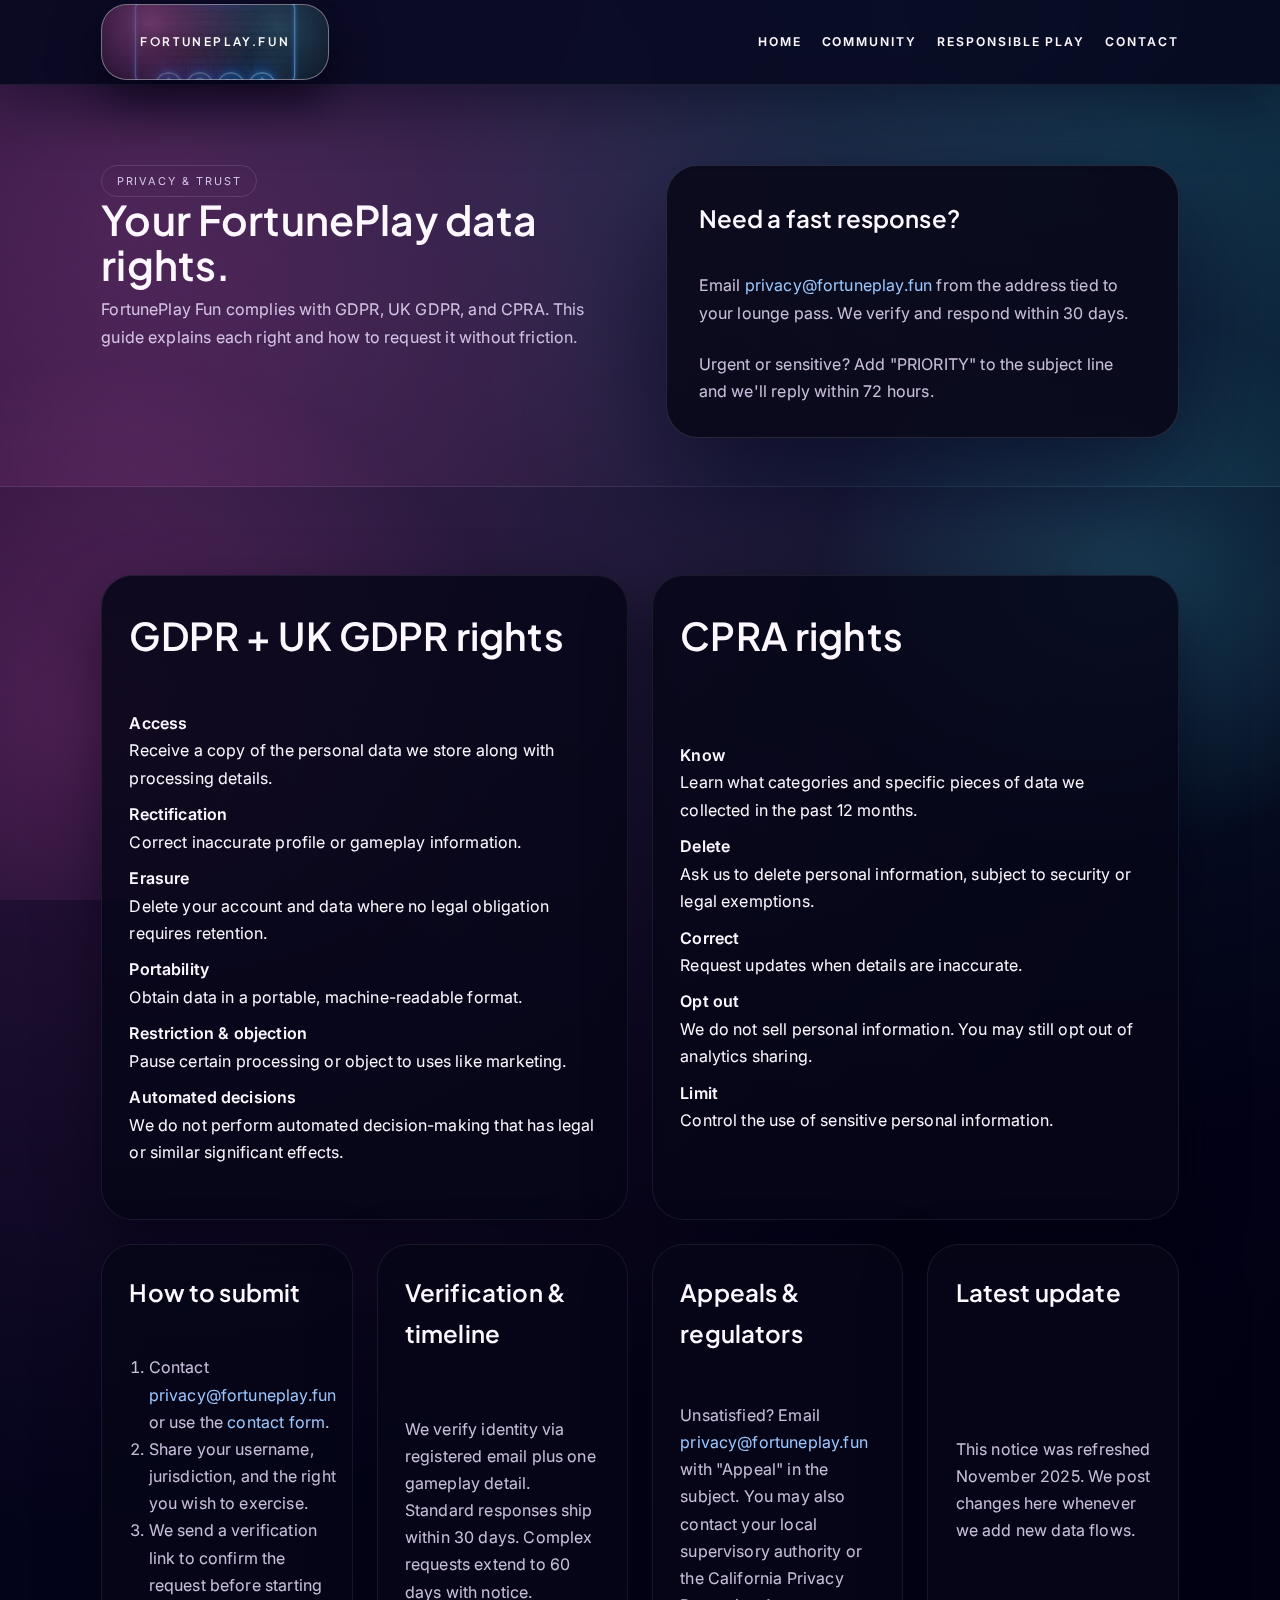
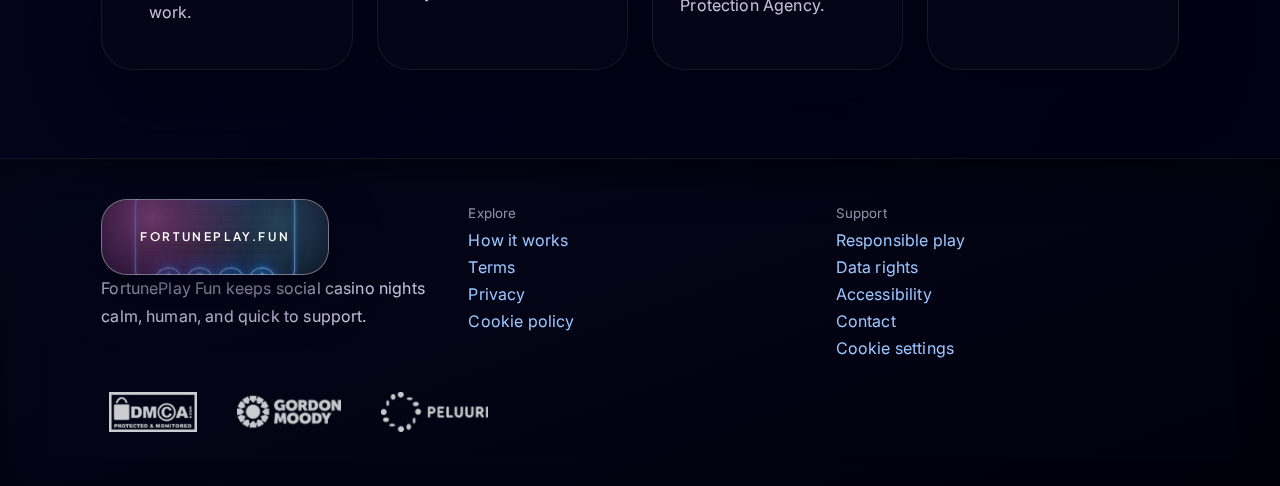
<file: data-rights/index.html>
<!doctype html>
<html lang="en">
<head>
  <meta charset="utf-8">
  <meta name="viewport" content="width=device-width, initial-scale=1">
  <meta name="theme-color" content="#f8cf5d">
  <title>Data Rights | FortunePlay Fun</title>
  <meta name="description" content="Learn how to exercise GDPR and CPRA rights with FortunePlay Fun, access, deletion, portability, and more in one place.">
  <link rel="canonical" href="https://fortuneplay.fun/data-rights/">
  <meta property="og:site_name" content="FortunePlay Fun">
  <meta property="og:title" content="Data Rights | FortunePlay Fun">
  <meta property="og:description" content="Request or delete your data, opt out of signals, and reach our privacy team directly.">
  <meta property="og:url" content="https://fortuneplay.fun/data-rights/">
  <meta property="og:type" content="website">
  <meta property="og:image" content="https://fortuneplay.fun/public/images/shareimage.webp">
  <meta name="twitter:card" content="summary_large_image">
  <meta name="twitter:title" content="Data Rights | FortunePlay Fun">
  <meta name="twitter:description" content="FortunePlay honors GDPR + CPRA. Here is the guide to every right and how to submit a request.">
  <meta name="twitter:image" content="https://fortuneplay.fun/public/images/shareimage.webp">

  <link rel="icon" href="/favicon.ico" sizes="any">
  <link rel="stylesheet" href="/styles.css?v=3">
</head>
<body>
  <a class="skip-link" href="#main-content">Skip to main content</a>
  <header class="site-header">
    <div class="shell header__inner">

      <a class="brand" href="/" aria-label="FortunePlay Fun home">
                <div class='brand__logo' role='img' aria-label='FortunePlay Fun textured logo'>
          <span aria-hidden='true'>fortuneplay.fun</span>
        </div>
      </a>

      <nav class="site-nav" aria-label="Primary">
        <a href="/">Home</a>
        <a href="/community/">Community</a>
        <a href="/responsible-play/">Responsible Play</a>
        <a href="/contact/">Contact</a>
      </nav>
    </div>
  </header>

  <main id="main-content">
    <section class="hero hero--sub">
      <div class="shell hero__grid">
        <div>
          <p class="pill">Privacy & trust</p>
          <h1>Your FortunePlay data rights.</h1>
          <p>FortunePlay Fun complies with GDPR, UK GDPR, and CPRA. This guide explains each right and how to request it without friction.</p>
        </div>
        <div class="hero__card">
          <h3>Need a fast response?</h3>
          <p>Email <a href="mailto:privacy@fortuneplay.fun">privacy@fortuneplay.fun</a> from the address tied to your lounge pass. We verify and respond within 30 days.</p>
          <p>Urgent or sensitive? Add "PRIORITY" to the subject line and we'll reply within 72 hours.</p>
        </div>
      </div>
    </section>

    <section class="section">
      <div class="shell content-grid">
        <article class="content-card content-card--wide">
          <h2>GDPR + UK GDPR rights</h2>
          <dl>
            <dt>Access</dt>
            <dd>Receive a copy of the personal data we store along with processing details.</dd>
            <dt>Rectification</dt>
            <dd>Correct inaccurate profile or gameplay information.</dd>
            <dt>Erasure</dt>
            <dd>Delete your account and data where no legal obligation requires retention.</dd>
            <dt>Portability</dt>
            <dd>Obtain data in a portable, machine-readable format.</dd>
            <dt>Restriction & objection</dt>
            <dd>Pause certain processing or object to uses like marketing.</dd>
            <dt>Automated decisions</dt>
            <dd>We do not perform automated decision-making that has legal or similar significant effects.</dd>
          </dl>
        </article>
        <article class="content-card content-card--wide">
          <h2>CPRA rights</h2>
          <dl>
            <dt>Know</dt>
            <dd>Learn what categories and specific pieces of data we collected in the past 12 months.</dd>
            <dt>Delete</dt>
            <dd>Ask us to delete personal information, subject to security or legal exemptions.</dd>
            <dt>Correct</dt>
            <dd>Request updates when details are inaccurate.</dd>
            <dt>Opt out</dt>
            <dd>We do not sell personal information. You may still opt out of analytics sharing.</dd>
            <dt>Limit</dt>
            <dd>Control the use of sensitive personal information.</dd>
          </dl>
        </article>
        <article class="content-card">
          <h3>How to submit</h3>
          <ol>
            <li>Contact <a href="mailto:privacy@fortuneplay.fun">privacy@fortuneplay.fun</a> or use the <a href="/contact/">contact form</a>.</li>
            <li>Share your username, jurisdiction, and the right you wish to exercise.</li>
            <li>We send a verification link to confirm the request before starting work.</li>
          </ol>
        </article>
        <article class="content-card">
          <h3>Verification & timeline</h3>
          <p>We verify identity via registered email plus one gameplay detail. Standard responses ship within 30 days. Complex requests extend to 60 days with notice.</p>
        </article>
        <article class="content-card">
          <h3>Appeals & regulators</h3>
          <p>Unsatisfied? Email <a href="mailto:privacy@fortuneplay.fun">privacy@fortuneplay.fun</a> with "Appeal" in the subject. You may also contact your local supervisory authority or the California Privacy Protection Agency.</p>
        </article>
        <article class="content-card">
          <h3>Latest update</h3>
          <p>This notice was refreshed November 2025. We post changes here whenever we add new data flows.</p>
        </article>
      </div>
    </section>
  </main>

  <footer class="footer">
    <div class="shell footer__grid">
      <div>

      <a class="brand" href="/" aria-label="FortunePlay Fun home">
                <div class='brand__logo' role='img' aria-label='FortunePlay Fun textured logo'>
          <span aria-hidden='true'>fortuneplay.fun</span>
        </div>
      </a>

        <p>FortunePlay Fun keeps social casino nights calm, human, and quick to support.</p>
      </div>
      <div>
        <small>Explore</small>
        <p><a href="/how-it-works/">How it works</a><br>
        <a href="/terms/">Terms</a><br>
        <a href="/privacy/">Privacy</a><br>
        <a href="/cookie-policy/">Cookie policy</a></p>
      </div>
      <div>
        <small>Support</small>
        <p><a href="/responsible-play/">Responsible play</a><br>
        <a href="/data-rights/">Data rights</a><br>
        <a href="/accessibility/">Accessibility</a><br>
        <a href="/contact/">Contact</a><br>
        <a href="/cookie-settings/">Cookie settings</a></p>
      </div>
    </div>
    <div class="shell footer__logos" aria-label="Safety and support partners">
      <a href="https://www.dmca.com/" target="_blank" rel="noopener nofollow">
        <img src="/public/images/footerimages/dmcaprotectionlogo.webp" alt="DMCA.com protection status">
      </a>
      <a href="https://www.gordonmoody.org.uk/" target="_blank" rel="noopener nofollow">
        <img src="/public/images/footerimages/gordonmoodywhitelogo.webp" alt="Gordon Moody charity">
      </a>
      <a href="https://peluuri.fi/en/" target="_blank" rel="noopener nofollow">
        <img src="/public/images/footerimages/peluurifoot.webp" alt="Peluuri helpline">
      </a>
    </div>
  </footer>
</body>
</html>
</file>
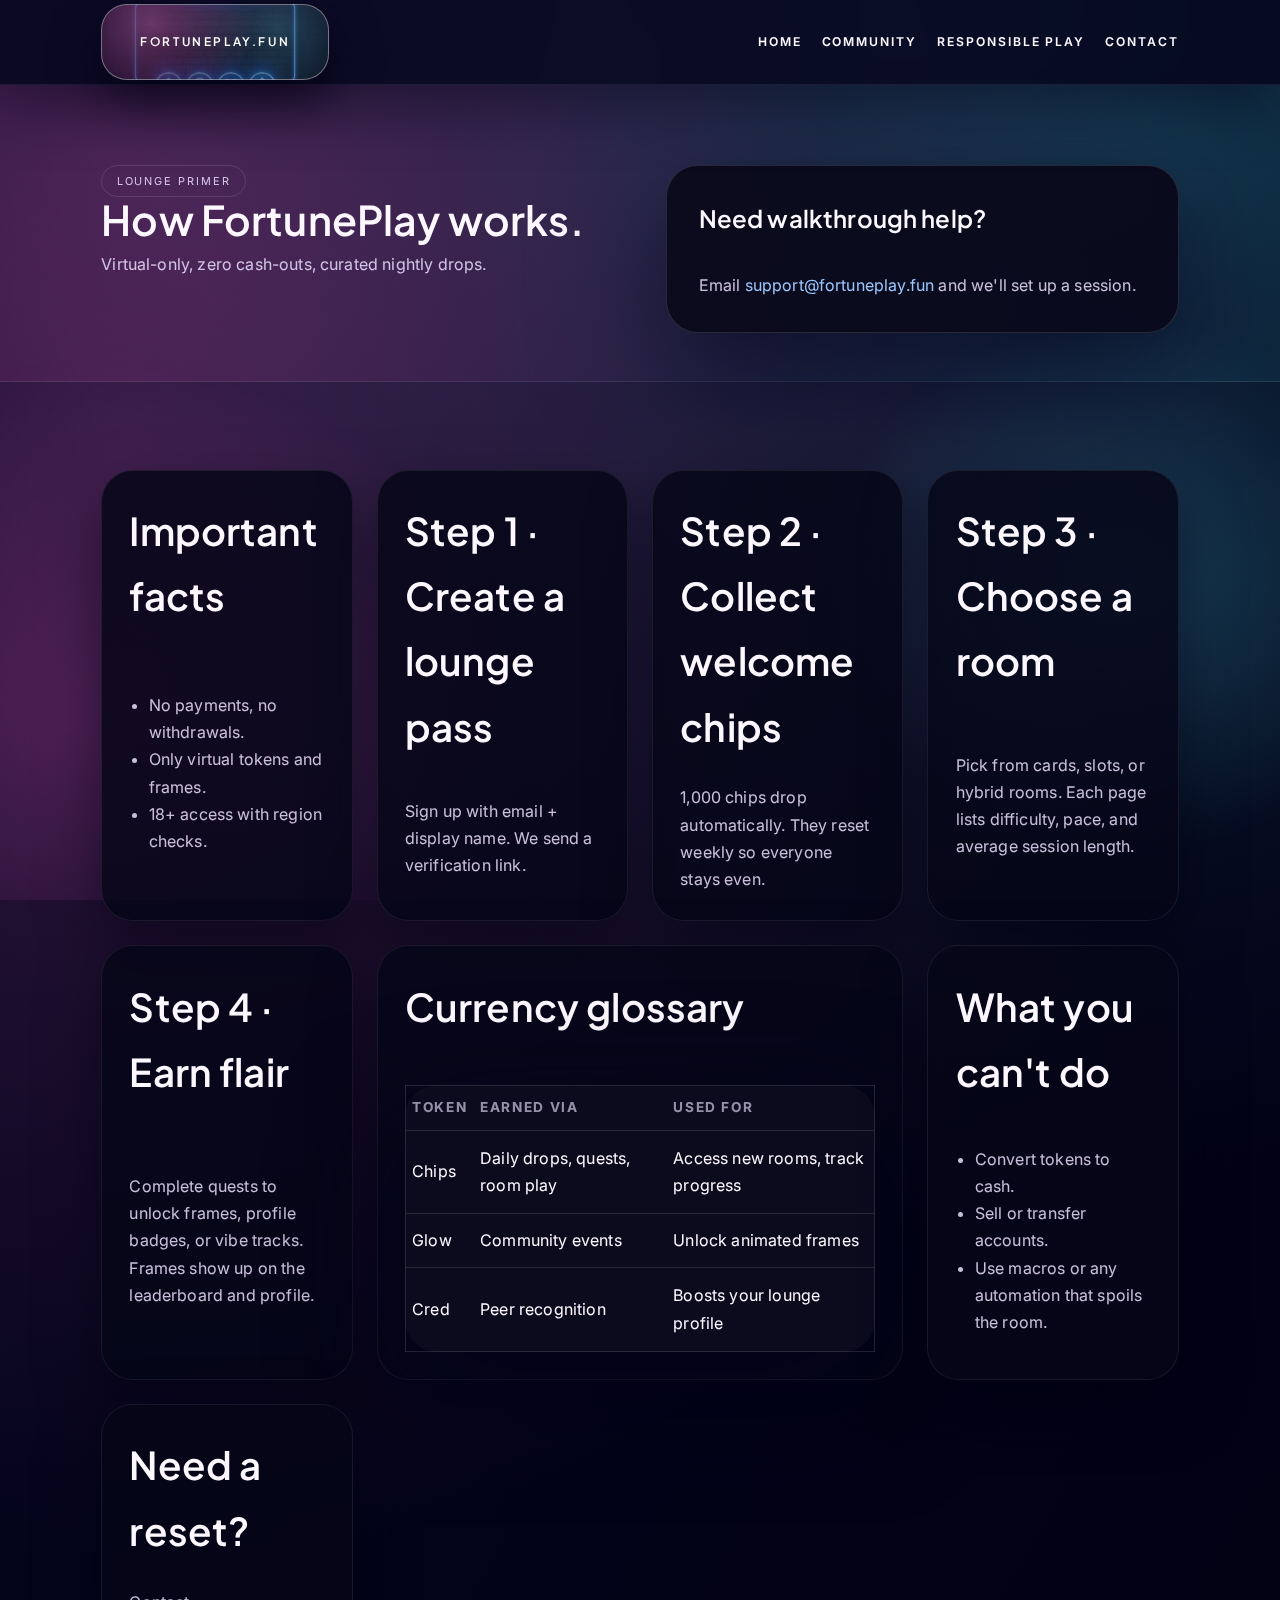
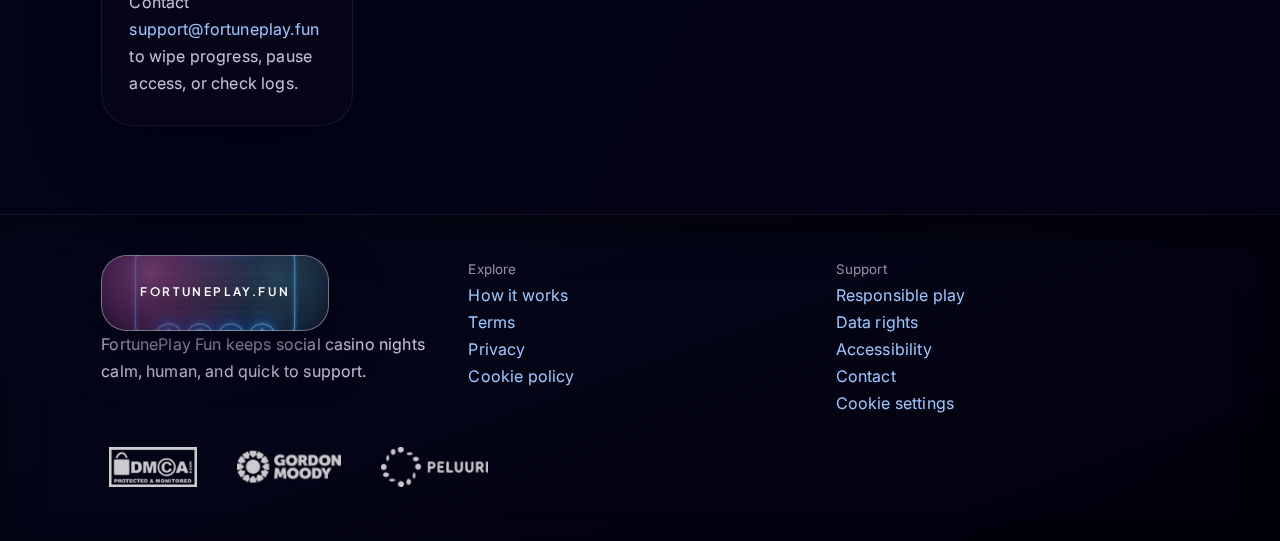
<file: how-it-works/index.html>
﻿<!doctype html>
<html lang="en">
<head>
  <meta charset="utf-8">
  <meta name="viewport" content="width=device-width, initial-scale=1">
  <meta name="theme-color" content="#f8cf5d">
  <title>How FortunePlay Works</title>
  <meta name="description" content="Understand the FortunePlay Fun flow, virtual currency only, calm rooms, and nightly drops.">
  <link rel="canonical" href="https://fortuneplay.fun/how-it-works/">
  <meta property="og:site_name" content="FortunePlay Fun">
  <meta property="og:title" content="How FortunePlay Works">
  <meta property="og:description" content="Learn the simple steps to join our social casino lounge.">
  <meta property="og:url" content="https://fortuneplay.fun/how-it-works/">
  <meta property="og:type" content="website">
  <meta property="og:image" content="https://fortuneplay.fun/public/images/shareimage.webp">
  <meta name="twitter:card" content="summary_large_image">
  <meta name="twitter:title" content="How FortunePlay Works">
  <meta name="twitter:description" content="Virtual-only, zero cash-outs, pure vibe.">
  <meta name="twitter:image" content="https://fortuneplay.fun/public/images/shareimage.webp">

  <link rel="icon" href="/favicon.ico" sizes="any">
  <link rel="stylesheet" href="/styles.css?v=3">
</head>
<body>
  <a class="skip-link" href="#main-content">Skip to main content</a>
  <header class="site-header">
    <div class="shell header__inner">

      <a class="brand" href="/" aria-label="FortunePlay Fun home">
                <div class='brand__logo' role='img' aria-label='FortunePlay Fun textured logo'>
          <span aria-hidden='true'>fortuneplay.fun</span>
        </div>
      </a>

      <nav class="site-nav" aria-label="Primary">
        <a href="/">Home</a>
        <a href="/community/">Community</a>
        <a href="/responsible-play/">Responsible Play</a>
        <a href="/contact/">Contact</a>
      </nav>
    </div>
  </header>

  <main id="main-content">
    <section class="hero hero--sub">
      <div class="shell hero__grid">
        <div>
          <p class="pill">Lounge primer</p>
          <h1>How FortunePlay works.</h1>
          <p>Virtual-only, zero cash-outs, curated nightly drops.</p>
        </div>
        <div class="hero__card">
          <h3>Need walkthrough help?</h3>
          <p>Email <a href="mailto:support@fortuneplay.fun">support@fortuneplay.fun</a> and we'll set up a session.</p>
        </div>
      </div>
    </section>

    <section class="section">
      <div class="shell content-grid">
        <article class="content-card">
          <h2>Important facts</h2>
          <ul>
            <li>No payments, no withdrawals.</li>
            <li>Only virtual tokens and frames.</li>
            <li>18+ access with region checks.</li>
          </ul>
        </article>
        <article class="content-card">
          <h2>Step 1 · Create a lounge pass</h2>
          <p>Sign up with email + display name. We send a verification link.</p>
        </article>
        <article class="content-card">
          <h2>Step 2 · Collect welcome chips</h2>
          <p>1,000 chips drop automatically. They reset weekly so everyone stays even.</p>
        </article>
        <article class="content-card">
          <h2>Step 3 · Choose a room</h2>
          <p>Pick from cards, slots, or hybrid rooms. Each page lists difficulty, pace, and average session length.</p>
        </article>
        <article class="content-card">
          <h2>Step 4 · Earn flair</h2>
          <p>Complete quests to unlock frames, profile badges, or vibe tracks. Frames show up on the leaderboard and profile.</p>
        </article>
        <article class="content-card content-card--wide">
          <h2>Currency glossary</h2>
          <table class="table-stack">
            <thead>
              <tr>
                <th>Token</th>
                <th>Earned via</th>
                <th>Used for</th>
              </tr>
            </thead>
            <tbody>
              <tr>
                <td>Chips</td>
                <td>Daily drops, quests, room play</td>
                <td>Access new rooms, track progress</td>
              </tr>
              <tr>
                <td>Glow</td>
                <td>Community events</td>
                <td>Unlock animated frames</td>
              </tr>
              <tr>
                <td>Cred</td>
                <td>Peer recognition</td>
                <td>Boosts your lounge profile</td>
              </tr>
            </tbody>
          </table>
        </article>
        <article class="content-card">
          <h2>What you can't do</h2>
          <ul>
            <li>Convert tokens to cash.</li>
            <li>Sell or transfer accounts.</li>
          <li>Use macros or any automation that spoils the room.</li>
          </ul>
        </article>
        <article class="content-card">
          <h2>Need a reset?</h2>
          <p>Contact <a href="mailto:support@fortuneplay.fun">support@fortuneplay.fun</a> to wipe progress, pause access, or check logs.</p>
        </article>
      </div>
    </section>
  </main>

  <footer class="footer">
    <div class="shell footer__grid">
      <div>

      <a class="brand" href="/" aria-label="FortunePlay Fun home">
                <div class='brand__logo' role='img' aria-label='FortunePlay Fun textured logo'>
          <span aria-hidden='true'>fortuneplay.fun</span>
        </div>
      </a>

        <p>FortunePlay Fun keeps social casino nights calm, human, and quick to support.</p>
      </div>
      <div>
        <small>Explore</small>
        <p><a href="/how-it-works/">How it works</a><br>
        <a href="/terms/">Terms</a><br>
        <a href="/privacy/">Privacy</a><br>
        <a href="/cookie-policy/">Cookie policy</a></p>
      </div>
      <div>
        <small>Support</small>
        <p><a href="/responsible-play/">Responsible play</a><br>
        <a href="/data-rights/">Data rights</a><br>
        <a href="/accessibility/">Accessibility</a><br>
        <a href="/contact/">Contact</a><br>
        <a href="/cookie-settings/">Cookie settings</a></p>
      </div>
    </div>
    <div class="shell footer__logos" aria-label="Safety and support partners">
      <a href="https://www.dmca.com/" target="_blank" rel="noopener nofollow">
        <img src="/public/images/footerimages/dmcaprotectionlogo.webp" alt="DMCA.com protection status">
      </a>
      <a href="https://www.gordonmoody.org.uk/" target="_blank" rel="noopener nofollow">
        <img src="/public/images/footerimages/gordonmoodywhitelogo.webp" alt="Gordon Moody charity">
      </a>
      <a href="https://peluuri.fi/en/" target="_blank" rel="noopener nofollow">
        <img src="/public/images/footerimages/peluurifoot.webp" alt="Peluuri helpline">
      </a>
    </div>
  </footer>
</body>
</html>
</file>
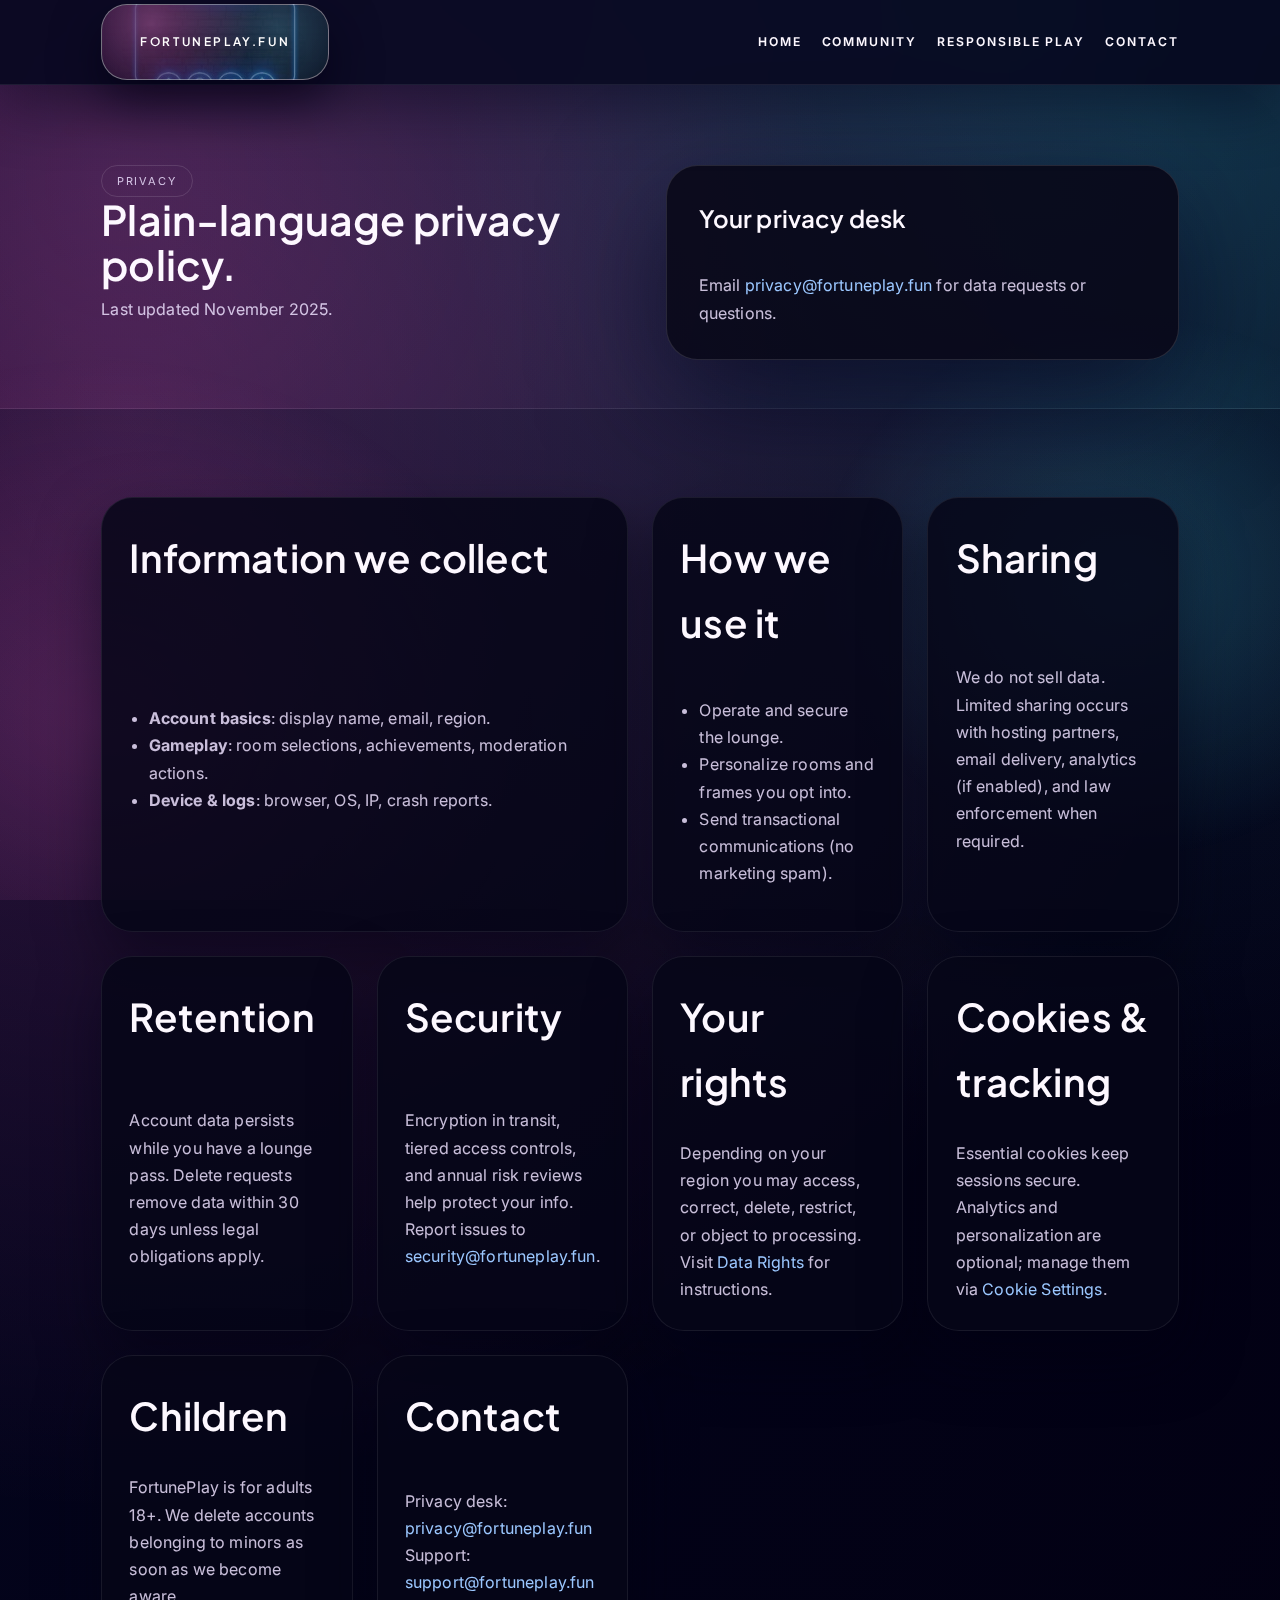
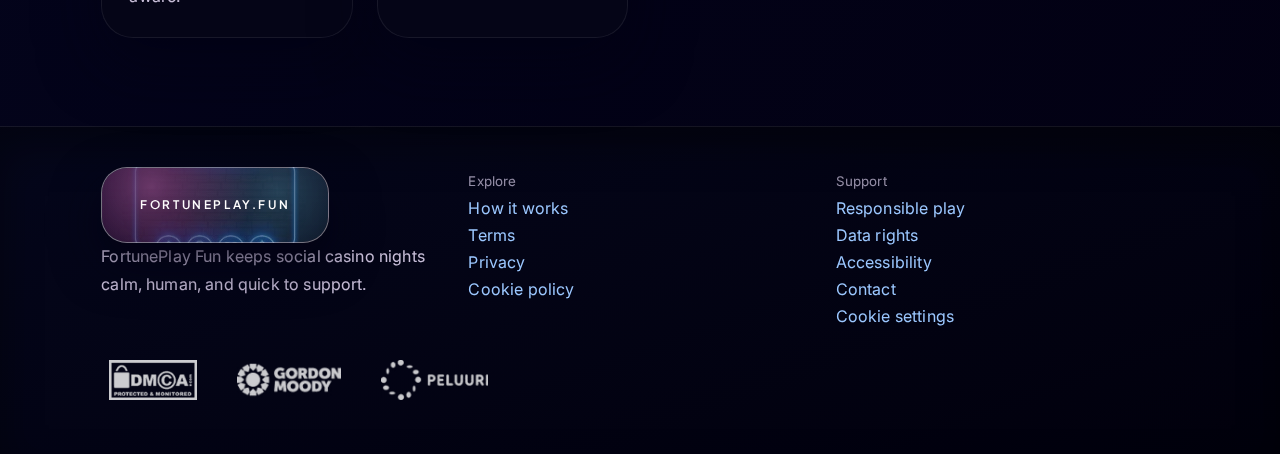
<file: privacy/index.html>
<!doctype html>
<html lang="en">
<head>
  <meta charset="utf-8">
  <meta name="viewport" content="width=device-width, initial-scale=1">
  <meta name="theme-color" content="#f8cf5d">
  <title>Privacy Policy | FortunePlay Fun</title>
  <meta name="description" content="Learn how FortunePlay Fun handles account data, analytics, and your privacy rights.">
  <link rel="canonical" href="https://fortuneplay.fun/privacy/">
  <meta property="og:site_name" content="FortunePlay Fun">
  <meta property="og:title" content="Privacy Policy | FortunePlay Fun">
  <meta property="og:description" content="Straightforward breakdown of the data we collect, why, and how to control it.">
  <meta property="og:url" content="https://fortuneplay.fun/privacy/">
  <meta property="og:type" content="website">
  <meta property="og:image" content="https://fortuneplay.fun/public/images/shareimage.webp">
  <meta name="twitter:card" content="summary_large_image">
  <meta name="twitter:title" content="Privacy Policy | FortunePlay Fun">
  <meta name="twitter:description" content="See what information FortunePlay stores and how to request changes.">
  <meta name="twitter:image" content="https://fortuneplay.fun/public/images/shareimage.webp">

  <link rel="icon" href="/favicon.ico" sizes="any">
  <link rel="stylesheet" href="/styles.css?v=3">
</head>
<body>
  <a class="skip-link" href="#main-content">Skip to main content</a>
  <header class="site-header">
    <div class="shell header__inner">

      <a class="brand" href="/" aria-label="FortunePlay Fun home">
                <div class='brand__logo' role='img' aria-label='FortunePlay Fun textured logo'>
          <span aria-hidden='true'>fortuneplay.fun</span>
        </div>
      </a>

      <nav class="site-nav" aria-label="Primary">
        <a href="/">Home</a>
        <a href="/community/">Community</a>
        <a href="/responsible-play/">Responsible Play</a>
        <a href="/contact/">Contact</a>
      </nav>
    </div>
  </header>

  <main id="main-content">
    <section class="hero hero--sub">
      <div class="shell hero__grid">
        <div>
          <p class="pill">Privacy</p>
          <h1>Plain-language privacy policy.</h1>
          <p>Last updated November 2025.</p>
        </div>
        <div class="hero__card">
          <h3>Your privacy desk</h3>
          <p>Email <a href="mailto:privacy@fortuneplay.fun">privacy@fortuneplay.fun</a> for data requests or questions.</p>
        </div>
      </div>
    </section>

    <section class="section">
      <div class="shell content-grid">
        <article class="content-card content-card--wide">
          <h2>Information we collect</h2>
          <ul>
            <li><strong>Account basics</strong>: display name, email, region.</li>
            <li><strong>Gameplay</strong>: room selections, achievements, moderation actions.</li>
            <li><strong>Device & logs</strong>: browser, OS, IP, crash reports.</li>
          </ul>
        </article>
        <article class="content-card">
          <h2>How we use it</h2>
          <ul>
            <li>Operate and secure the lounge.</li>
            <li>Personalize rooms and frames you opt into.</li>
            <li>Send transactional communications (no marketing spam).</li>
          </ul>
        </article>
        <article class="content-card">
          <h2>Sharing</h2>
          <p>We do not sell data. Limited sharing occurs with hosting partners, email delivery, analytics (if enabled), and law enforcement when required.</p>
        </article>
        <article class="content-card">
          <h2>Retention</h2>
          <p>Account data persists while you have a lounge pass. Delete requests remove data within 30 days unless legal obligations apply.</p>
        </article>
        <article class="content-card">
          <h2>Security</h2>
          <p>Encryption in transit, tiered access controls, and annual risk reviews help protect your info. Report issues to <a href="mailto:security@fortuneplay.fun">security@fortuneplay.fun</a>.</p>
        </article>
        <article class="content-card">
          <h2>Your rights</h2>
          <p>Depending on your region you may access, correct, delete, restrict, or object to processing. Visit <a href="/data-rights/">Data Rights</a> for instructions.</p>
        </article>
        <article class="content-card">
          <h2>Cookies & tracking</h2>
          <p>Essential cookies keep sessions secure. Analytics and personalization are optional; manage them via <a href="/cookie-settings/">Cookie Settings</a>.</p>
        </article>
        <article class="content-card">
          <h2>Children</h2>
          <p>FortunePlay is for adults 18+. We delete accounts belonging to minors as soon as we become aware.</p>
        </article>
        <article class="content-card">
          <h2>Contact</h2>
          <p>Privacy desk: <a href="mailto:privacy@fortuneplay.fun">privacy@fortuneplay.fun</a><br>
          Support: <a href="mailto:support@fortuneplay.fun">support@fortuneplay.fun</a></p>
        </article>
      </div>
    </section>
  </main>

  <footer class="footer">
    <div class="shell footer__grid">
      <div>

      <a class="brand" href="/" aria-label="FortunePlay Fun home">
                <div class='brand__logo' role='img' aria-label='FortunePlay Fun textured logo'>
          <span aria-hidden='true'>fortuneplay.fun</span>
        </div>
      </a>

        <p>FortunePlay Fun keeps social casino nights calm, human, and quick to support.</p>
      </div>
      <div>
        <small>Explore</small>
        <p><a href="/how-it-works/">How it works</a><br>
        <a href="/terms/">Terms</a><br>
        <a href="/privacy/">Privacy</a><br>
        <a href="/cookie-policy/">Cookie policy</a></p>
      </div>
      <div>
        <small>Support</small>
        <p><a href="/responsible-play/">Responsible play</a><br>
        <a href="/data-rights/">Data rights</a><br>
        <a href="/accessibility/">Accessibility</a><br>
        <a href="/contact/">Contact</a><br>
        <a href="/cookie-settings/">Cookie settings</a></p>
      </div>
    </div>
    <div class="shell footer__logos" aria-label="Safety and support partners">
      <a href="https://www.dmca.com/" target="_blank" rel="noopener nofollow">
        <img src="/public/images/footerimages/dmcaprotectionlogo.webp" alt="DMCA.com protection status">
      </a>
      <a href="https://www.gordonmoody.org.uk/" target="_blank" rel="noopener nofollow">
        <img src="/public/images/footerimages/gordonmoodywhitelogo.webp" alt="Gordon Moody charity">
      </a>
      <a href="https://peluuri.fi/en/" target="_blank" rel="noopener nofollow">
        <img src="/public/images/footerimages/peluurifoot.webp" alt="Peluuri helpline">
      </a>
    </div>
  </footer>
</body>
</html>
</file>
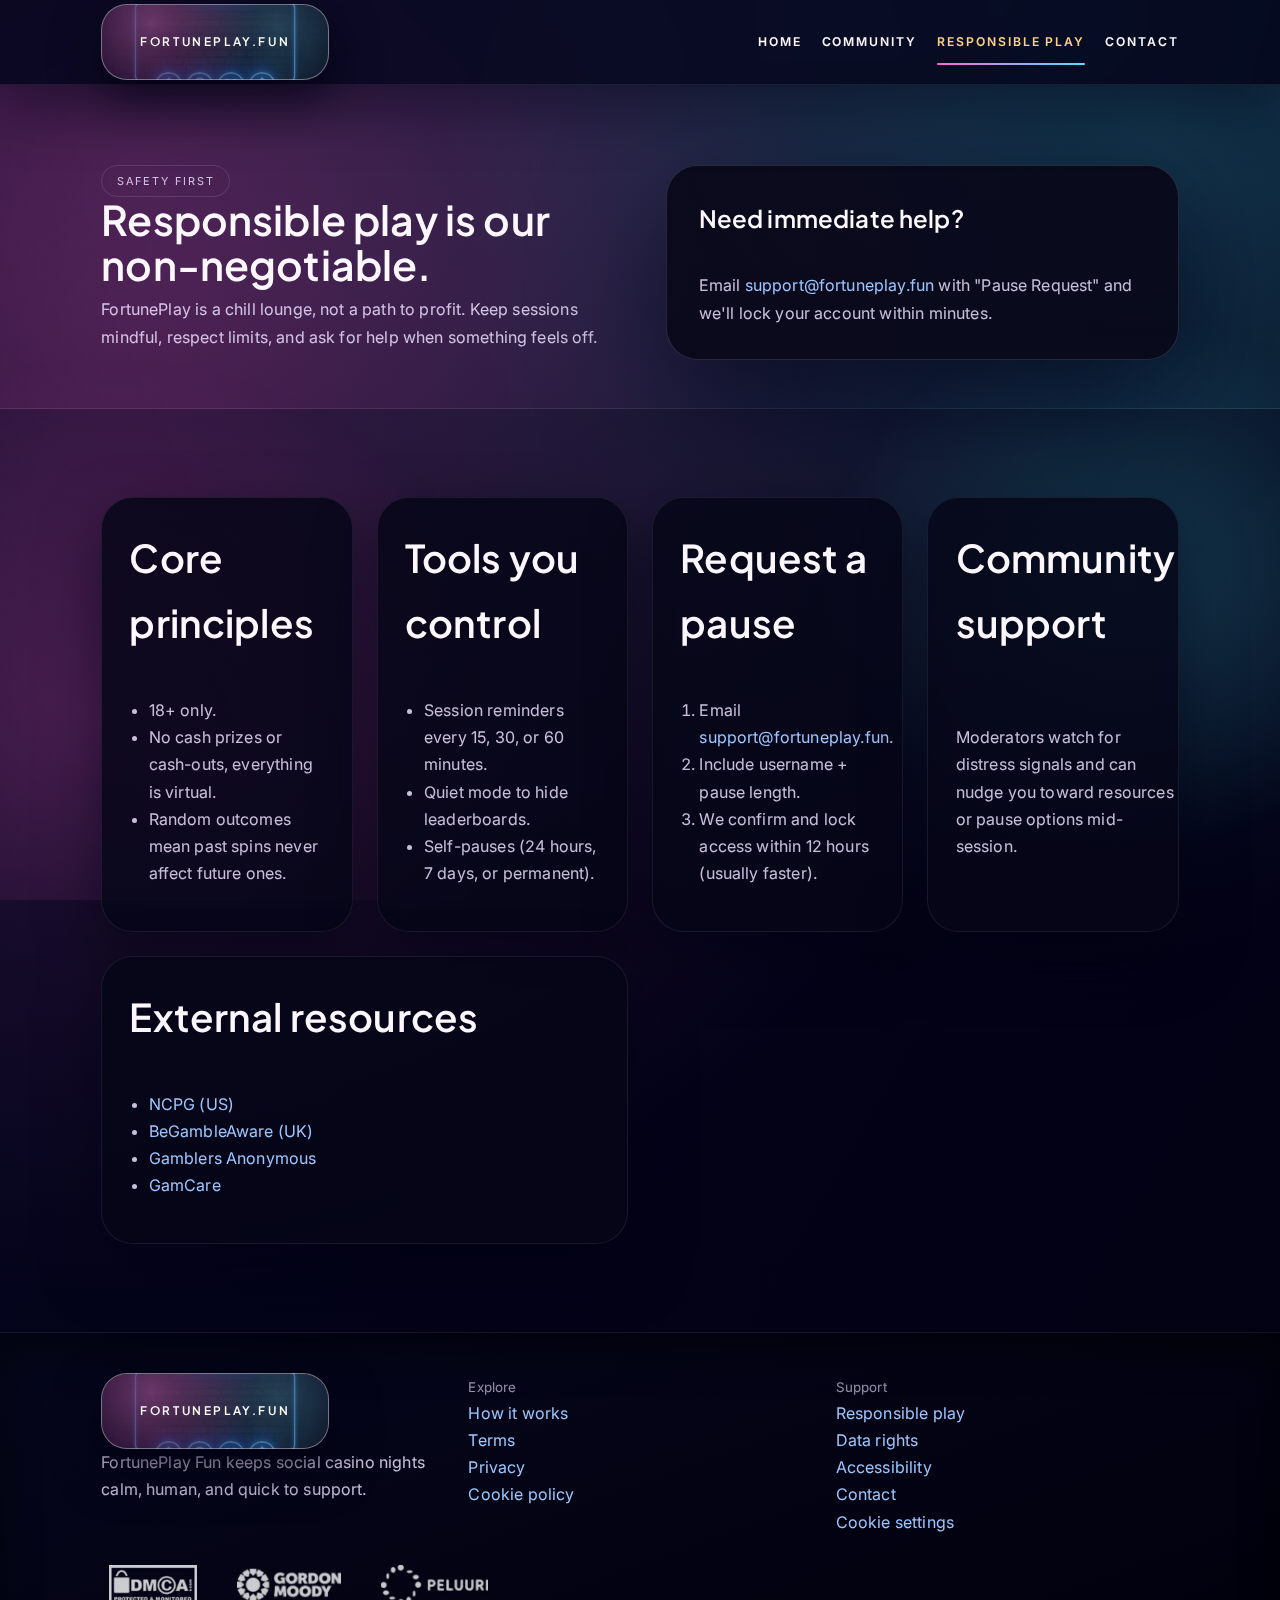
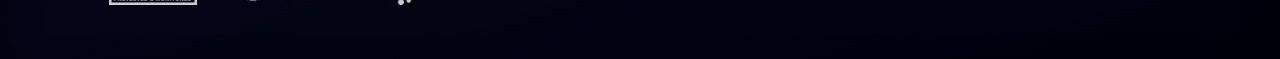
<file: responsible-play/index.html>
<!doctype html>
<html lang="en">
<head>
  <meta charset="utf-8">
  <meta name="viewport" content="width=device-width, initial-scale=1">
  <meta name="theme-color" content="#f8cf5d">
  <title>Responsible Play | FortunePlay Fun</title>
  <meta name="description" content="FortunePlay Fun is entertainment-only. Review our safety tools, age limits, and support resources.">
  <link rel="canonical" href="https://fortuneplay.fun/responsible-play/">
  <meta property="og:site_name" content="FortunePlay Fun">
  <meta property="og:title" content="Responsible Play | FortunePlay Fun">
  <meta property="og:description" content="Safety-first policies and resources for the FortunePlay lounge.">
  <meta property="og:url" content="https://fortuneplay.fun/responsible-play/">
  <meta property="og:type" content="website">
  <meta property="og:image" content="https://fortuneplay.fun/public/images/shareimage.webp">
  <meta name="twitter:card" content="summary_large_image">
  <meta name="twitter:title" content="Responsible Play | FortunePlay Fun">
  <meta name="twitter:description" content="Mindful play guidelines and help lines.">
  <meta name="twitter:image" content="https://fortuneplay.fun/public/images/shareimage.webp">

  <link rel="icon" href="/favicon.ico" sizes="any">
  <link rel="stylesheet" href="/styles.css?v=3">
</head>
<body>
  <a class="skip-link" href="#main-content">Skip to main content</a>
  <header class="site-header">
    <div class="shell header__inner">

      <a class="brand" href="/" aria-label="FortunePlay Fun home">
                <div class='brand__logo' role='img' aria-label='FortunePlay Fun textured logo'>
          <span aria-hidden='true'>fortuneplay.fun</span>
        </div>
      </a>

      <nav class="site-nav" aria-label="Primary">
        <a href="/">Home</a>
        <a href="/community/">Community</a>
        <a href="/responsible-play/" aria-current="page">Responsible Play</a>
        <a href="/contact/">Contact</a>
      </nav>
    </div>
  </header>

  <main id="main-content">
    <section class="hero hero--sub">
      <div class="shell hero__grid">
        <div>
          <p class="pill">Safety first</p>
          <h1>Responsible play is our non-negotiable.</h1>
          <p>FortunePlay is a chill lounge, not a path to profit. Keep sessions mindful, respect limits, and ask for help when something feels off.</p>
        </div>
        <div class="hero__card">
          <h3>Need immediate help?</h3>
          <p>Email <a href="mailto:support@fortuneplay.fun">support@fortuneplay.fun</a> with "Pause Request" and we'll lock your account within minutes.</p>
        </div>
      </div>
    </section>

    <section class="section">
      <div class="shell content-grid">
        <article class="content-card">
          <h2>Core principles</h2>
          <ul>
            <li>18+ only.</li>
            <li>No cash prizes or cash-outs, everything is virtual.</li>
            <li>Random outcomes mean past spins never affect future ones.</li>
          </ul>
        </article>
        <article class="content-card">
          <h2>Tools you control</h2>
          <ul>
            <li>Session reminders every 15, 30, or 60 minutes.</li>
            <li>Quiet mode to hide leaderboards.</li>
            <li>Self-pauses (24 hours, 7 days, or permanent).</li>
          </ul>
        </article>
        <article class="content-card">
          <h2>Request a pause</h2>
          <ol>
            <li>Email <a href="mailto:support@fortuneplay.fun">support@fortuneplay.fun</a>.</li>
            <li>Include username + pause length.</li>
            <li>We confirm and lock access within 12 hours (usually faster).</li>
          </ol>
        </article>
        <article class="content-card">
          <h2>Community support</h2>
          <p>Moderators watch for distress signals and can nudge you toward resources or pause options mid-session.</p>
        </article>
        <article class="content-card content-card--wide">
          <h2>External resources</h2>
          <ul>
            <li><a href="https://www.ncpgambling.org/" rel="nofollow">NCPG (US)</a></li>
            <li><a href="https://www.begambleaware.org/" rel="nofollow">BeGambleAware (UK)</a></li>
            <li><a href="https://www.gamblersanonymous.org/ga/" rel="nofollow">Gamblers Anonymous</a></li>
            <li><a href="https://www.gamcare.org.uk/" rel="nofollow">GamCare</a></li>
          </ul>
        </article>
      </div>
    </section>
  </main>

  <footer class="footer">
    <div class="shell footer__grid">
      <div>

      <a class="brand" href="/" aria-label="FortunePlay Fun home">
                <div class='brand__logo' role='img' aria-label='FortunePlay Fun textured logo'>
          <span aria-hidden='true'>fortuneplay.fun</span>
        </div>
      </a>

        <p>FortunePlay Fun keeps social casino nights calm, human, and quick to support.</p>
      </div>
      <div>
        <small>Explore</small>
        <p><a href="/how-it-works/">How it works</a><br>
        <a href="/terms/">Terms</a><br>
        <a href="/privacy/">Privacy</a><br>
        <a href="/cookie-policy/">Cookie policy</a></p>
      </div>
      <div>
        <small>Support</small>
        <p><a href="/responsible-play/">Responsible play</a><br>
        <a href="/data-rights/">Data rights</a><br>
        <a href="/accessibility/">Accessibility</a><br>
        <a href="/contact/">Contact</a><br>
        <a href="/cookie-settings/">Cookie settings</a></p>
      </div>
    </div>
    <div class="shell footer__logos" aria-label="Safety and support partners">
      <a href="https://www.dmca.com/" target="_blank" rel="noopener nofollow">
        <img src="/public/images/footerimages/dmcaprotectionlogo.webp" alt="DMCA.com protection status">
      </a>
      <a href="https://www.gordonmoody.org.uk/" target="_blank" rel="noopener nofollow">
        <img src="/public/images/footerimages/gordonmoodywhitelogo.webp" alt="Gordon Moody charity">
      </a>
      <a href="https://peluuri.fi/en/" target="_blank" rel="noopener nofollow">
        <img src="/public/images/footerimages/peluurifoot.webp" alt="Peluuri helpline">
      </a>
    </div>
  </footer>
</body>
</html>
</file>
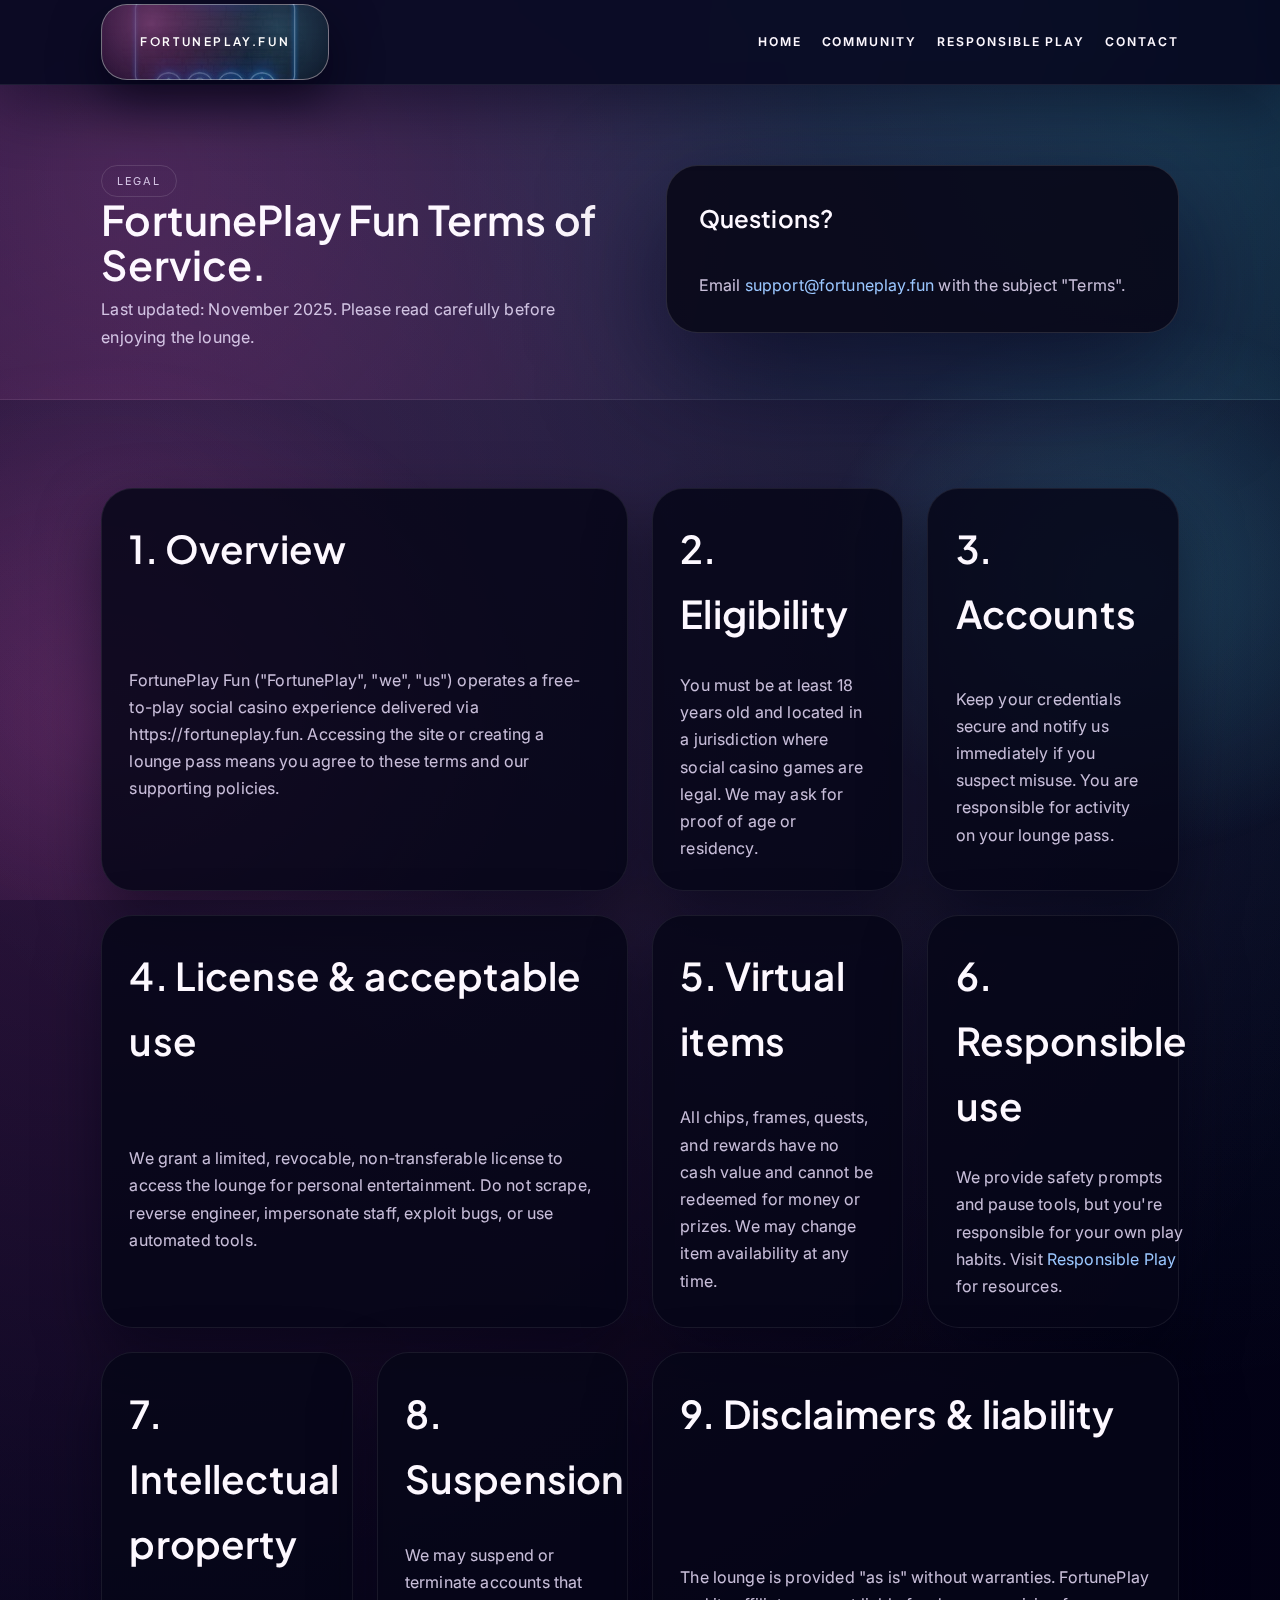
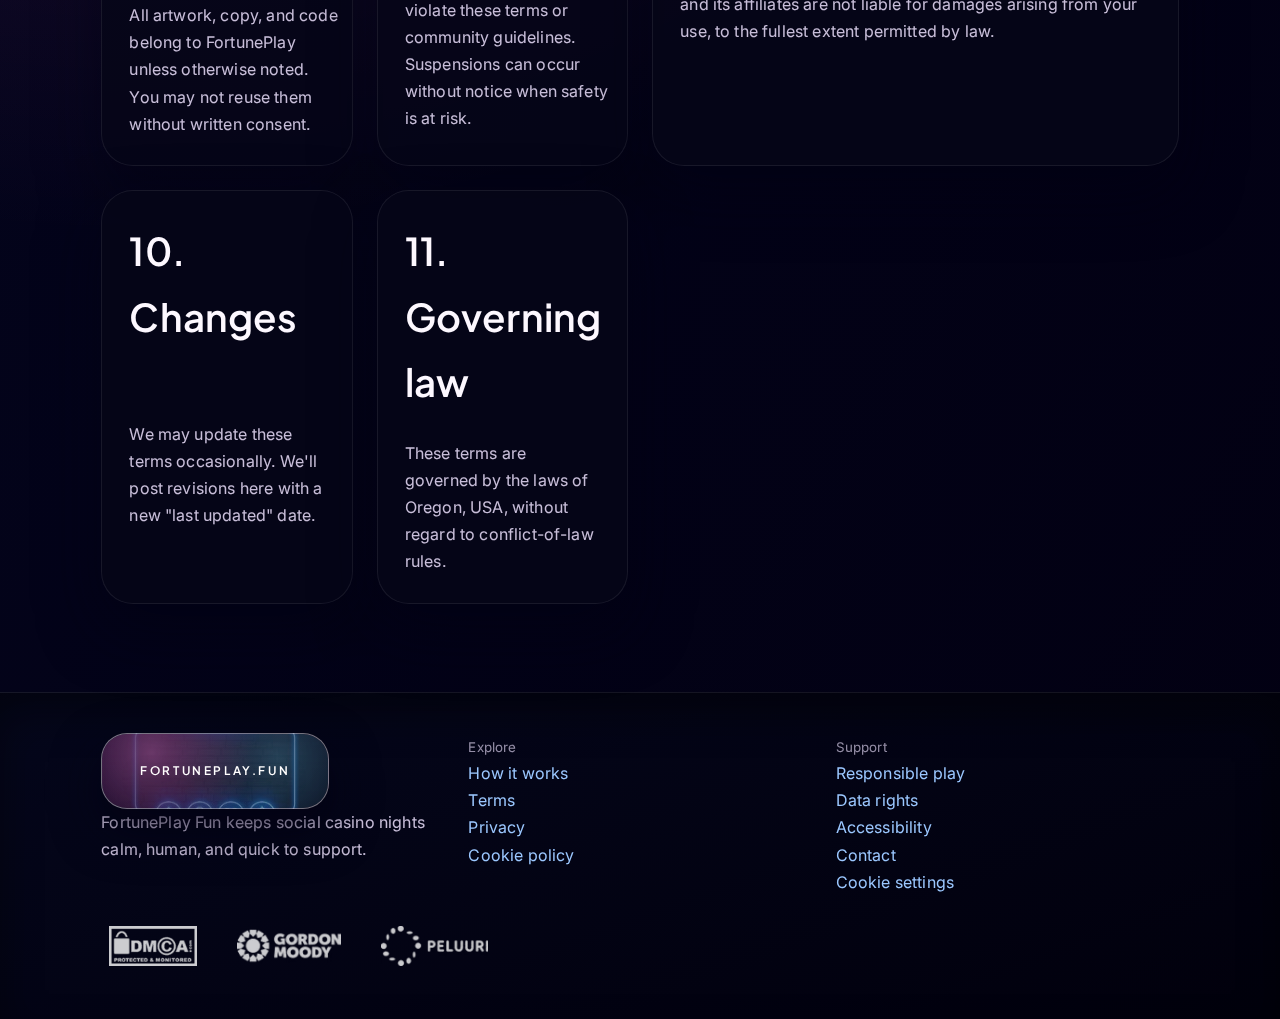
<file: terms/index.html>
<!doctype html>
<html lang="en">
<head>
  <meta charset="utf-8">
  <meta name="viewport" content="width=device-width, initial-scale=1">
  <meta name="theme-color" content="#f8cf5d">
  <title>Terms of Service | FortunePlay Fun</title>
  <meta name="description" content="Read the FortunePlay Fun terms covering accounts, acceptable use, virtual items, and responsible play.">
  <link rel="canonical" href="https://fortuneplay.fun/terms/">
  <meta property="og:site_name" content="FortunePlay Fun">
  <meta property="og:title" content="Terms of Service | FortunePlay Fun">
  <meta property="og:description" content="The legal agreement that governs your use of FortunePlay.">
  <meta property="og:url" content="https://fortuneplay.fun/terms/">
  <meta property="og:type" content="website">
  <meta property="og:image" content="https://fortuneplay.fun/public/images/shareimage.webp">
  <meta name="twitter:card" content="summary_large_image">
  <meta name="twitter:title" content="Terms of Service | FortunePlay Fun">
  <meta name="twitter:description" content="Understand the rules of our social casino lounge.">
  <meta name="twitter:image" content="https://fortuneplay.fun/public/images/shareimage.webp">

  <link rel="icon" href="/favicon.ico" sizes="any">
  <link rel="stylesheet" href="/styles.css?v=3">
</head>
<body>
  <a class="skip-link" href="#main-content">Skip to main content</a>
  <header class="site-header">
    <div class="shell header__inner">

      <a class="brand" href="/" aria-label="FortunePlay Fun home">
                <div class='brand__logo' role='img' aria-label='FortunePlay Fun textured logo'>
          <span aria-hidden='true'>fortuneplay.fun</span>
        </div>
      </a>

      <nav class="site-nav" aria-label="Primary">
        <a href="/">Home</a>
        <a href="/community/">Community</a>
        <a href="/responsible-play/">Responsible Play</a>
        <a href="/contact/">Contact</a>
      </nav>
    </div>
  </header>

  <main id="main-content">
    <section class="hero hero--sub">
      <div class="shell hero__grid">
        <div>
          <p class="pill">Legal</p>
          <h1>FortunePlay Fun Terms of Service.</h1>
          <p>Last updated: November 2025. Please read carefully before enjoying the lounge.</p>
        </div>
        <div class="hero__card">
          <h3>Questions?</h3>
          <p>Email <a href="mailto:support@fortuneplay.fun">support@fortuneplay.fun</a> with the subject "Terms".</p>
        </div>
      </div>
    </section>

    <section class="section">
      <div class="shell content-grid">
        <article class="content-card content-card--wide">
          <h2>1. Overview</h2>
          <p>FortunePlay Fun ("FortunePlay", "we", "us") operates a free-to-play social casino experience delivered via https://fortuneplay.fun. Accessing the site or creating a lounge pass means you agree to these terms and our supporting policies.</p>
        </article>
        <article class="content-card">
          <h2>2. Eligibility</h2>
          <p>You must be at least 18 years old and located in a jurisdiction where social casino games are legal. We may ask for proof of age or residency.</p>
        </article>
        <article class="content-card">
          <h2>3. Accounts</h2>
          <p>Keep your credentials secure and notify us immediately if you suspect misuse. You are responsible for activity on your lounge pass.</p>
        </article>
        <article class="content-card content-card--wide">
          <h2>4. License & acceptable use</h2>
          <p>We grant a limited, revocable, non-transferable license to access the lounge for personal entertainment. Do not scrape, reverse engineer, impersonate staff, exploit bugs, or use automated tools.</p>
        </article>
        <article class="content-card">
          <h2>5. Virtual items</h2>
          <p>All chips, frames, quests, and rewards have no cash value and cannot be redeemed for money or prizes. We may change item availability at any time.</p>
        </article>
        <article class="content-card">
          <h2>6. Responsible use</h2>
          <p>We provide safety prompts and pause tools, but you're responsible for your own play habits. Visit <a href="/responsible-play/">Responsible Play</a> for resources.</p>
        </article>
        <article class="content-card">
          <h2>7. Intellectual property</h2>
          <p>All artwork, copy, and code belong to FortunePlay unless otherwise noted. You may not reuse them without written consent.</p>
        </article>
        <article class="content-card">
          <h2>8. Suspension</h2>
          <p>We may suspend or terminate accounts that violate these terms or community guidelines. Suspensions can occur without notice when safety is at risk.</p>
        </article>
        <article class="content-card content-card--wide">
          <h2>9. Disclaimers & liability</h2>
          <p>The lounge is provided "as is" without warranties. FortunePlay and its affiliates are not liable for damages arising from your use, to the fullest extent permitted by law.</p>
        </article>
        <article class="content-card">
          <h2>10. Changes</h2>
          <p>We may update these terms occasionally. We'll post revisions here with a new "last updated" date.</p>
        </article>
        <article class="content-card">
          <h2>11. Governing law</h2>
          <p>These terms are governed by the laws of Oregon, USA, without regard to conflict-of-law rules.</p>
        </article>
      </div>
    </section>
  </main>

  <footer class="footer">
    <div class="shell footer__grid">
      <div>

      <a class="brand" href="/" aria-label="FortunePlay Fun home">
                <div class='brand__logo' role='img' aria-label='FortunePlay Fun textured logo'>
          <span aria-hidden='true'>fortuneplay.fun</span>
        </div>
      </a>

        <p>FortunePlay Fun keeps social casino nights calm, human, and quick to support.</p>
      </div>
      <div>
        <small>Explore</small>
        <p><a href="/how-it-works/">How it works</a><br>
        <a href="/terms/">Terms</a><br>
        <a href="/privacy/">Privacy</a><br>
        <a href="/cookie-policy/">Cookie policy</a></p>
      </div>
      <div>
        <small>Support</small>
        <p><a href="/responsible-play/">Responsible play</a><br>
        <a href="/data-rights/">Data rights</a><br>
        <a href="/accessibility/">Accessibility</a><br>
        <a href="/contact/">Contact</a><br>
        <a href="/cookie-settings/">Cookie settings</a></p>
      </div>
    </div>
    <div class="shell footer__logos" aria-label="Safety and support partners">
      <a href="https://www.dmca.com/" target="_blank" rel="noopener nofollow">
        <img src="/public/images/footerimages/dmcaprotectionlogo.webp" alt="DMCA.com protection status">
      </a>
      <a href="https://www.gordonmoody.org.uk/" target="_blank" rel="noopener nofollow">
        <img src="/public/images/footerimages/gordonmoodywhitelogo.webp" alt="Gordon Moody charity">
      </a>
      <a href="https://peluuri.fi/en/" target="_blank" rel="noopener nofollow">
        <img src="/public/images/footerimages/peluurifoot.webp" alt="Peluuri helpline">
      </a>
    </div>
  </footer>
</body>
</html>
</file>
<file: styles.css>
@import url('https://fonts.googleapis.com/css2?family=Plus+Jakarta+Sans:wght@400;500;600;700&family=Inter:wght@400;500;600&display=swap');

:root {
  --bg: #030112;
  --bg-soft: #050723;
  --surface: rgba(9, 8, 24, 0.9);
  --surface-alt: rgba(13, 12, 32, 0.92);
  --surface-card: rgba(255, 255, 255, 0.06);
  --brand-electric: #ff64d6;
  --brand-violet: #4de1ff;
  --brand-amber: #ffd089;
  --brand-slate: #9bc7ff;
  --text: #fdf8ff;
  --muted: rgba(238, 226, 255, 0.84);
  --muted-soft: rgba(238, 226, 255, 0.62);
  --muted-strong: rgba(255, 245, 255, 0.92);
  --border: rgba(255, 255, 255, 0.12);
  --border-strong: rgba(255, 255, 255, 0.25);
  --shadow-soft: 0 40px 120px rgba(3, 0, 26, 0.65);
  --radius-lg: 32px;
  --radius-md: 20px;
  --radius-sm: 14px;
  --font-display: 'Plus Jakarta Sans', 'Inter', system-ui, sans-serif;
  --font-body: 'Inter', 'Plus Jakarta Sans', system-ui, sans-serif;
}

*, *::before, *::after {
  box-sizing: border-box;
}

html {
  font-size: 16px;
  scroll-behavior: smooth;
}

body {
  margin: 0;
  min-height: 100vh;
  font-family: var(--font-body);
  background:
    radial-gradient(circle at 10% 20%, rgba(255, 100, 214, 0.2), transparent 55%),
    radial-gradient(circle at 80% 0%, rgba(77, 225, 255, 0.15), transparent 50%),
    linear-gradient(120deg, rgba(4, 6, 33, 0.9), rgba(2, 0, 18, 0.9)),
    var(--bg);
  color: var(--text);
  line-height: 1.7;
  letter-spacing: 0.01em;
}

body::before,
body::after {
  content: "";
  position: fixed;
  inset: 0;
  pointer-events: none;
  z-index: -1;
}

body::before {
  background:
    radial-gradient(620px 520px at 8% 80%, rgba(255, 100, 214, 0.18), transparent 70%),
    radial-gradient(480px 420px at 88% 65%, rgba(77, 225, 255, 0.2), transparent 65%);
}

body::after {
  background-image:
    linear-gradient(120deg, rgba(255, 255, 255, 0.04) 1px, transparent 1px),
    linear-gradient(300deg, rgba(255, 255, 255, 0.03) 1px, transparent 1px);
  background-size: 120px 120px;
  opacity: 0.45;
}

img, svg {
  display: block;
  max-width: 100%;
  height: auto;
}

a {
  color: var(--brand-slate);
  text-decoration: none;
  transition: opacity 0.25s ease;
}

a:hover,
a:focus-visible {
  opacity: 0.7;
}

p {
  margin: 0;
  color: var(--muted);
}

h1, h2, h3, h4, h5, h6 {
  font-family: var(--font-display);
  font-weight: 600;
  margin: 0 0 0.6rem;
  color: var(--text);
}

h1 {
  font-size: clamp(2.5rem, 4vw, 3.8rem);
  line-height: 1.1;
}

h2 {
  font-size: clamp(2rem, 3vw, 2.6rem);
}

h3 {
  font-size: 1.5rem;
}

ul, ol {
  padding-left: 1.2rem;
  color: var(--muted);
}

blockquote {
  border-left: 3px solid var(--brand-electric);
  margin: 1.5rem 0;
  padding-left: 1rem;
  color: var(--muted);
}

.skip-link {
  position: absolute;
  top: 0.5rem;
  left: 50%;
  transform: translate(-50%, -200%);
  background: var(--text);
  color: #05060e;
  padding: 0.75rem 1.5rem;
  border-radius: 999px;
  z-index: 999;
  font-weight: 600;
  transition: transform 0.3s ease;
}

.skip-link:focus {
  transform: translate(-50%, 0);
}

.shell {
  width: min(1180px, 100%);
  margin: 0 auto;
  padding: 0 clamp(1.5rem, 4vw, 3.5rem);
}

.site-header {
  position: sticky;
  top: 0;
  z-index: 100;
  background: rgba(4, 6, 28, 0.75);
  border-bottom: 1px solid rgba(255, 255, 255, 0.08);
  backdrop-filter: blur(20px);
  box-shadow: 0 20px 60px rgba(2, 0, 20, 0.45);
}

.header__inner {
  display: flex;
  align-items: center;
  justify-content: space-between;
  gap: 1rem;
  min-height: 84px;
}

.brand {
  display: inline-flex;
  align-items: center;
}

.brand__logo {
  width: 228px;
  height: 76px;
  border-radius: 26px;
  display: flex;
  align-items: center;
  justify-content: center;
  padding: 0 0.8rem;
  background-image: linear-gradient(135deg, rgba(18, 1, 36, 0.82), rgba(4, 0, 20, 0.35)), url('/public/images/logobackground.webp');
  background-size: cover;
  background-position: center;
  position: relative;
  overflow: hidden;
  text-transform: uppercase;
  letter-spacing: 0.22em;
  font-size: 0.74rem;
  font-family: var(--font-display);
  font-weight: 600;
  color: #fffefe;
  border: 1px solid rgba(255, 255, 255, 0.45);
  box-shadow: 0 20px 48px rgba(3, 0, 20, 0.7);
  transition: transform 0.2s ease, box-shadow 0.2s ease;
}

.brand__logo::after {
  content: "";
  position: absolute;
  inset: 0;
  background: radial-gradient(circle at 22% 25%, rgba(255, 141, 217, 0.5), transparent 55%),
              radial-gradient(circle at 78% 32%, rgba(112, 240, 255, 0.35), transparent 60%);
  mix-blend-mode: screen;
  opacity: 0.75;
}

.brand__logo span {
  position: relative;
  z-index: 1;
  text-shadow: 0 8px 18px rgba(2, 0, 10, 0.65);
}

.brand:hover .brand__logo,
.brand:focus-visible .brand__logo {
  transform: translateY(-2px);
  box-shadow: 0 26px 60px rgba(4, 2, 20, 0.78);
}

.site-nav {
  display: flex;
  gap: 1.25rem;
  flex-wrap: wrap;
  font-size: 0.9rem;
  padding: 0.2rem 0;
}

.site-nav a {
  position: relative;
  color: var(--text);
  padding: 0.35rem 0;
  letter-spacing: 0.16em;
  text-transform: uppercase;
  font-weight: 600;
  font-size: 0.76rem;
  text-decoration: none;
  transition: color 0.3s ease;
}

.site-nav a::after {
  content: "";
  position: absolute;
  left: 0;
  bottom: -0.45rem;
  width: 100%;
  height: 2px;
  border-radius: 999px;
  background: linear-gradient(90deg, var(--brand-electric), var(--brand-violet));
  opacity: 0;
  transform: scaleX(0.6);
  transform-origin: center;
  transition: opacity 0.3s ease, transform 0.3s ease;
}

.site-nav a:hover,
.site-nav a:focus-visible,
.site-nav a[aria-current="page"] {
  color: var(--brand-amber);
}

.site-nav a:hover::after,
.site-nav a:focus-visible::after,
.site-nav a[aria-current="page"]::after {
  opacity: 1;
  transform: scaleX(1);
}

.button-row {
  display: flex;
  flex-wrap: wrap;
  gap: 0.85rem;
}

.btn {
  display: inline-flex;
  align-items: center;
  justify-content: center;
  padding: 0.95rem 1.6rem;
  border-radius: 999px;
  border: 1px solid transparent;
  font-weight: 600;
  letter-spacing: 0.05em;
  text-transform: uppercase;
  font-size: 0.9rem;
  transition: transform 0.25s ease, box-shadow 0.25s ease, border-color 0.25s ease;
}

.btn--primary {
  background: linear-gradient(130deg, var(--brand-electric), var(--brand-violet));
  color: #1b0221;
  box-shadow: 0 25px 50px rgba(255, 141, 217, 0.28);
}

.btn--ghost {
  border-color: rgba(255, 255, 255, 0.4);
  color: var(--text);
  background: rgba(6, 4, 20, 0.7);
  box-shadow: 0 18px 35px rgba(6, 4, 20, 0.5);
}

.btn--soft {
  background: rgba(255, 255, 255, 0.08);
  color: var(--text);
}

.btn:hover,
.btn:focus-visible {
  transform: translateY(-2px);
}

.pill {
  display: inline-flex;
  align-items: center;
  gap: 0.4rem;
  padding: 0.35rem 0.9rem;
  border-radius: 999px;
  border: 1px solid var(--border);
  text-transform: uppercase;
  letter-spacing: 0.18em;
  font-size: 0.68rem;
  color: var(--muted);
}

.hero {
  padding: clamp(3rem, 8vw, 6rem) 0 clamp(2rem, 6vw, 4rem);
}

.hero--simple {
  background: linear-gradient(135deg, rgba(5, 6, 32, 0.9), rgba(1, 0, 17, 0.95));
  border-bottom: 1px solid rgba(255, 255, 255, 0.05);
  position: relative;
  overflow: hidden;
}

.hero--simple::before,
.hero--simple::after {
  content: "";
  position: absolute;
  width: 420px;
  height: 420px;
  filter: blur(120px);
  opacity: 0.35;
  z-index: 0;
}

.hero--simple::before {
  background: var(--brand-electric);
  top: -120px;
  left: 5%;
}

.hero--simple::after {
  background: var(--brand-violet);
  right: 0;
  bottom: -180px;
}

.hero__simple {
  position: relative;
  z-index: 1;
  display: grid;
  gap: clamp(1.5rem, 3vw, 3rem);
  grid-template-columns: repeat(auto-fit, minmax(320px, 1fr));
  align-items: center;
}

.hero__intro {
  display: grid;
  gap: 1.6rem;
  padding: clamp(1.5rem, 4vw, 2.75rem);
  border-radius: var(--radius-lg);
  border: 1px solid rgba(255, 255, 255, 0.1);
  background: rgba(4, 5, 17, 0.7);
  box-shadow: 0 40px 80px rgba(1, 0, 17, 0.55);
}

.hero__intro h1 {
  font-size: clamp(2.6rem, 4.6vw, 4rem);
  line-height: 1.05;
}

.hero__intro .pill {
  background: rgba(255, 255, 255, 0.08);
  color: var(--text);
  border-color: rgba(255, 255, 255, 0.18);
}

.hero__panel {
  background: linear-gradient(135deg, rgba(255, 100, 214, 0.2), rgba(77, 225, 255, 0.18));
  border-radius: var(--radius-lg);
  border: 1px solid rgba(255, 255, 255, 0.25);
  padding: clamp(1.5rem, 3vw, 2.5rem);
  box-shadow: 0 30px 80px rgba(3, 0, 18, 0.45);
  display: grid;
  gap: 1rem;
}

.hero__panel ul {
  margin: 0;
  padding-left: 1.2rem;
  color: var(--foreground);
}

.hero__grid {
  display: grid;
  gap: clamp(2rem, 4vw, 3.5rem);
  grid-template-columns: repeat(auto-fit, minmax(280px, 1fr));
  align-items: center;
}

.hero__card {
  background: var(--surface);
  border-radius: var(--radius-lg);
  padding: 2rem;
  border: 1px solid var(--border);
  box-shadow: var(--shadow-soft);
  display: grid;
  gap: 1.5rem;
}

.hero__chips {
  display: flex;
  flex-wrap: wrap;
  gap: 0.9rem;
  margin-top: 0.5rem;
}

.hero__chip {
  min-width: 120px;
  padding: 0.8rem 1rem;
  border-radius: 999px;
  border: 1px solid rgba(255, 255, 255, 0.4);
  background: rgba(8, 5, 24, 0.72);
  text-align: center;
  box-shadow: 0 18px 40px rgba(8, 5, 24, 0.55);
}

.hero__chip small {
  display: block;
  text-transform: uppercase;
  letter-spacing: 0.18em;
  font-size: 0.7rem;
  color: var(--muted-strong);
}

.hero__chip strong {
  font-size: 1.1rem;
  color: #fff;
}

.hero__media {
  position: relative;
  display: grid;
  gap: 1.25rem;
}

.hero__media::after {
  content: "";
  position: absolute;
  inset: 1rem;
  border: 1px solid rgba(255, 255, 255, 0.08);
  border-radius: var(--radius-lg);
  pointer-events: none;
  z-index: -1;
}

.hero__media-card {
  border-radius: var(--radius-lg);
  background: rgba(8, 10, 33, 0.85);
  border: 1px solid rgba(255, 255, 255, 0.12);
  padding: 1.75rem;
  box-shadow: 0 30px 70px rgba(3, 0, 20, 0.5);
}

.hero__media-card h3 {
  margin-bottom: 0.8rem;
}

.hero__media-tag {
  display: inline-flex;
  padding: 0.3rem 0.85rem;
  border-radius: 999px;
  background: rgba(255, 255, 255, 0.08);
  font-size: 0.7rem;
  letter-spacing: 0.2em;
  text-transform: uppercase;
}

.hero__media-list {
  margin: 0;
  padding-left: 0;
  display: grid;
  gap: 0.5rem;
  color: var(--muted);
  list-style: none;
}

.hero__media-list li {
  position: relative;
  padding-left: 1.2rem;
}

.hero__media-list li::before {
  content: "•";
  position: absolute;
  left: 0;
  color: var(--brand-violet);
}

.hero__media-stack {
  display: grid;
  gap: 0.85rem;
  grid-template-columns: repeat(auto-fit, minmax(160px, 1fr));
}

.media-chip {
  border-radius: var(--radius-md);
  border: 1px dashed rgba(255, 255, 255, 0.2);
  padding: 1rem;
  background: rgba(255, 255, 255, 0.04);
  display: grid;
  gap: 0.25rem;
}

.media-chip small {
  text-transform: uppercase;
  letter-spacing: 0.12em;
  color: var(--muted-soft);
}

.media-chip strong {
  font-size: 1.15rem;
}

.hero__media-note {
  font-size: 0.85rem;
  color: var(--muted-soft);
}

.hero__stats {
  margin-top: 2rem;
}

.stat-grid {
  display: grid;
  gap: 1.25rem;
  grid-template-columns: repeat(auto-fit, minmax(160px, 1fr));
}

.stat {
  padding: 1.1rem 1.25rem;
  border-radius: var(--radius-md);
  border: 1px solid var(--border);
  background: var(--surface-alt);
  box-shadow: 0 18px 45px rgba(5, 7, 18, 0.45);
}

.stat small {
  display: block;
  text-transform: uppercase;
  letter-spacing: 0.18em;
  font-size: 0.68rem;
  color: var(--muted-soft);
  margin-bottom: 0.4rem;
}

.stat strong {
  font-size: 1.7rem;
}

.section {
  padding: clamp(2.5rem, 7vw, 5.5rem) 0;
}

.section--contrast {
  background: linear-gradient(135deg, rgba(7, 10, 32, 0.9), rgba(2, 2, 15, 0.85));
  border-block: 1px solid rgba(255, 255, 255, 0.08);
}

.section__header {
  margin-bottom: 2.2rem;
  max-width: 760px;
}

.section__header p {
  margin-top: 0.8rem;
}

.feature-grid,
.content-grid,
.support-grid {
  display: grid;
  gap: 1.5rem;
  grid-template-columns: repeat(auto-fit, minmax(240px, 1fr));
}

.feature-card,
.content-card,
.support-card {
  padding: 1.7rem;
  border-radius: var(--radius-lg);
  border: 1px solid rgba(255, 255, 255, 0.08);
  background: rgba(6, 6, 24, 0.85);
  box-shadow: 0 25px 60px rgba(2, 0, 18, 0.5);
  display: grid;
  gap: 1rem;
}

.pill--glow {
  background: linear-gradient(120deg, rgba(255, 141, 217, 0.32), rgba(112, 240, 255, 0.3));
  border-color: rgba(255, 255, 255, 0.35);
  color: var(--text);
}

.spark-panel {
  margin-top: 1.5rem;
  padding: clamp(1.5rem, 4vw, 2.5rem);
  border-radius: var(--radius-lg);
  border: 1px solid rgba(255, 255, 255, 0.25);
  background: radial-gradient(circle at 15% 20%, rgba(255, 141, 217, 0.25), transparent 60%),
              radial-gradient(circle at 85% 25%, rgba(112, 240, 255, 0.25), transparent 65%),
              rgba(10, 4, 32, 0.9);
  box-shadow: 0 30px 80px rgba(4, 0, 24, 0.55);
  display: grid;
  gap: 1.5rem;
}

.spark-panel__header h3 {
  margin: 0.4rem 0 0.6rem;
}

.spark-panel__grid {
  display: grid;
  grid-template-columns: repeat(auto-fit, minmax(200px, 1fr));
  gap: 1rem;
}

.spark-card {
  padding: 1.25rem;
  border-radius: var(--radius-md);
  border: 1px solid rgba(255, 255, 255, 0.22);
  background: linear-gradient(145deg, rgba(255, 141, 217, 0.18), rgba(112, 240, 255, 0.18));
  box-shadow: 0 18px 38px rgba(7, 2, 28, 0.35);
}

.spark-card__icon {
  width: 44px;
  height: 44px;
  border-radius: 12px;
  background: rgba(255, 255, 255, 0.12);
  display: inline-flex;
  align-items: center;
  justify-content: center;
  font-size: 1.2rem;
  margin-bottom: 0.6rem;
  color: var(--text);
}

.spark-list {
  list-style: none;
  margin: 0;
  padding: 0;
  display: grid;
  gap: 0.6rem;
  color: var(--text);
}

.spark-list li {
  padding-left: 1.8rem;
  position: relative;
  font-size: 0.95rem;
}

.spark-list li::before {
  content: "✺";
  position: absolute;
  left: 0;
  color: var(--brand-amber);
}

.spark-panel__footer {
  font-weight: 600;
  color: var(--text);
}

.phase-grid {
  margin-top: 1.5rem;
  display: grid;
  gap: 1rem;
  grid-template-columns: repeat(auto-fit, minmax(220px, 1fr));
}

.phase-card {
  padding: 1.4rem;
  border-radius: var(--radius-lg);
  background: rgba(7, 5, 26, 0.85);
  border: 1px solid rgba(255, 255, 255, 0.18);
  box-shadow: 0 24px 50px rgba(5, 2, 22, 0.45);
  position: relative;
  overflow: hidden;
}

.phase-card__accent {
  position: absolute;
  top: 1rem;
  right: 1.2rem;
  font-size: 0.8rem;
  letter-spacing: 0.15em;
  text-transform: uppercase;
  color: rgba(255, 255, 255, 0.4);
}

.phase-note {
  margin: 0;
  font-size: 0.9rem;
  color: var(--muted-soft);
}

.team-photo {
  width: 100%;
  border-radius: var(--radius-lg);
  border: 1px solid rgba(255, 255, 255, 0.2);
  box-shadow: var(--shadow-soft);
  object-fit: cover;
}

.moderator-photo {
  width: 120px;
  height: 120px;
  object-fit: cover;
  border-radius: 50%;
  border: 2px solid rgba(255, 255, 255, 0.3);
  box-shadow: 0 12px 30px rgba(5, 7, 18, 0.45);
}

.feature-card__icon {
  width: 48px;
  height: 48px;
  border-radius: var(--radius-sm);
  background: rgba(255, 255, 255, 0.08);
  display: grid;
  place-items: center;
  color: var(--brand-electric);
  font-size: 1.4rem;
}

.list-inline {
  display: flex;
  flex-wrap: wrap;
  gap: 0.5rem;
  padding: 0;
  list-style: none;
}

.list-inline li {
  padding: 0.4rem 0.9rem;
  border: 1px solid var(--border);
  border-radius: 999px;
  font-size: 0.85rem;
  letter-spacing: 0.08em;
  text-transform: uppercase;
}

.callout {
  padding: 2rem;
  border-radius: var(--radius-lg);
  border: 1px solid var(--border-strong);
  background: linear-gradient(120deg, rgba(248, 207, 93, 0.18), rgba(63, 226, 214, 0.18));
  box-shadow: var(--shadow-soft);
  display: grid;
  gap: 0.9rem;
}

.grid-split {
  display: grid;
  gap: 2rem;
  grid-template-columns: repeat(auto-fit, minmax(320px, 1fr));
  align-items: start;
}

.checklist {
  list-style: none;
  padding: 0;
  margin: 0;
  display: grid;
  gap: 0.85rem;
}

.checklist li {
  display: flex;
  gap: 0.6rem;
  align-items: flex-start;
}

.checklist svg {
  flex-shrink: 0;
  width: 20px;
  height: 20px;
  color: var(--brand-electric);
}

.footer {
  border-top: 1px solid rgba(255, 255, 255, 0.08);
  padding: 2.5rem 0 3rem;
  background: linear-gradient(160deg, rgba(5, 7, 28, 0.95), rgba(1, 0, 12, 0.95));
  box-shadow: inset 0 20px 40px rgba(0, 0, 0, 0.4);
}

.footer__grid {
  display: grid;
  gap: 1.5rem;
  grid-template-columns: repeat(auto-fit, minmax(220px, 1fr));
}

.footer small {
  color: var(--muted-soft);
}

.footer__logos {
  display: flex;
  flex-wrap: wrap;
  align-items: center;
  gap: 1.5rem;
  margin-top: 1.5rem;
}

.footer__logos a {
  display: inline-flex;
  align-items: center;
  padding: 0.35rem 0.5rem;
}

.footer__logos img {
  height: 40px;
  width: auto;
  opacity: 0.8;
  transition: opacity 0.2s ease;
}

.footer__logos a:hover img,
.footer__logos a:focus-visible img {
  opacity: 1;
}

.hero--sub {
  padding: clamp(3rem, 8vw, 5rem) 0 clamp(1.5rem, 4vw, 3rem);
  border-bottom: 1px solid rgba(255, 255, 255, 0.08);
  background: radial-gradient(circle at 10% 30%, rgba(255, 100, 214, 0.15), transparent 60%),
              radial-gradient(circle at 90% 10%, rgba(77, 225, 255, 0.12), transparent 60%);
}

.hero--sub .hero__grid {
  align-items: flex-start;
}

.hero--sub h1 {
  font-size: clamp(2.2rem, 3.2vw, 3rem);
}

.content-card--wide {
  grid-column: span 2;
}

.table-stack {
  border: 1px solid var(--border);
  border-radius: var(--radius-lg);
  padding: 1.5rem;
  background: var(--surface-alt);
  box-shadow: var(--shadow-soft);
  width: 100%;
  border-collapse: collapse;
}

.table-stack th,
.table-stack td {
  text-align: left;
  padding: 0.65rem 0.4rem;
  border-bottom: 1px solid var(--border);
}

.table-stack thead th {
  font-size: 0.85rem;
  text-transform: uppercase;
  letter-spacing: 0.12em;
  color: var(--muted-soft);
}

.table-stack tr:last-child td {
  border-bottom: none;
}

.table-stack dl {
  display: grid;
  gap: 0.6rem;
}

dt {
  font-weight: 600;
  color: var(--text);
}

dd {
  margin: 0 0 0.6rem;
}

form {
  display: grid;
  gap: 1rem;
}

label {
  font-weight: 600;
}

input,
textarea {
  width: 100%;
  padding: 0.85rem 1rem;
  border-radius: var(--radius-sm);
  border: 1px solid var(--border);
  background: rgba(255, 255, 255, 0.03);
  color: var(--text);
  font-family: inherit;
}

textarea {
  min-height: 140px;
}

@media (max-width: 900px) {
  .site-nav {
    justify-content: flex-start;
  }
}

@media (max-width: 720px) {
  .site-header {
    position: static;
  }

  .header__inner {
    flex-direction: column;
    align-items: flex-start;
    padding: 1.5rem 0;
  }

  .site-nav {
    width: 100%;
    justify-content: space-between;
  }
}

@media (max-width: 520px) {
  .site-nav {
    flex-direction: column;
    gap: 0.4rem;
  }

  .button-row {
    flex-direction: column;
  }

}
</file>
